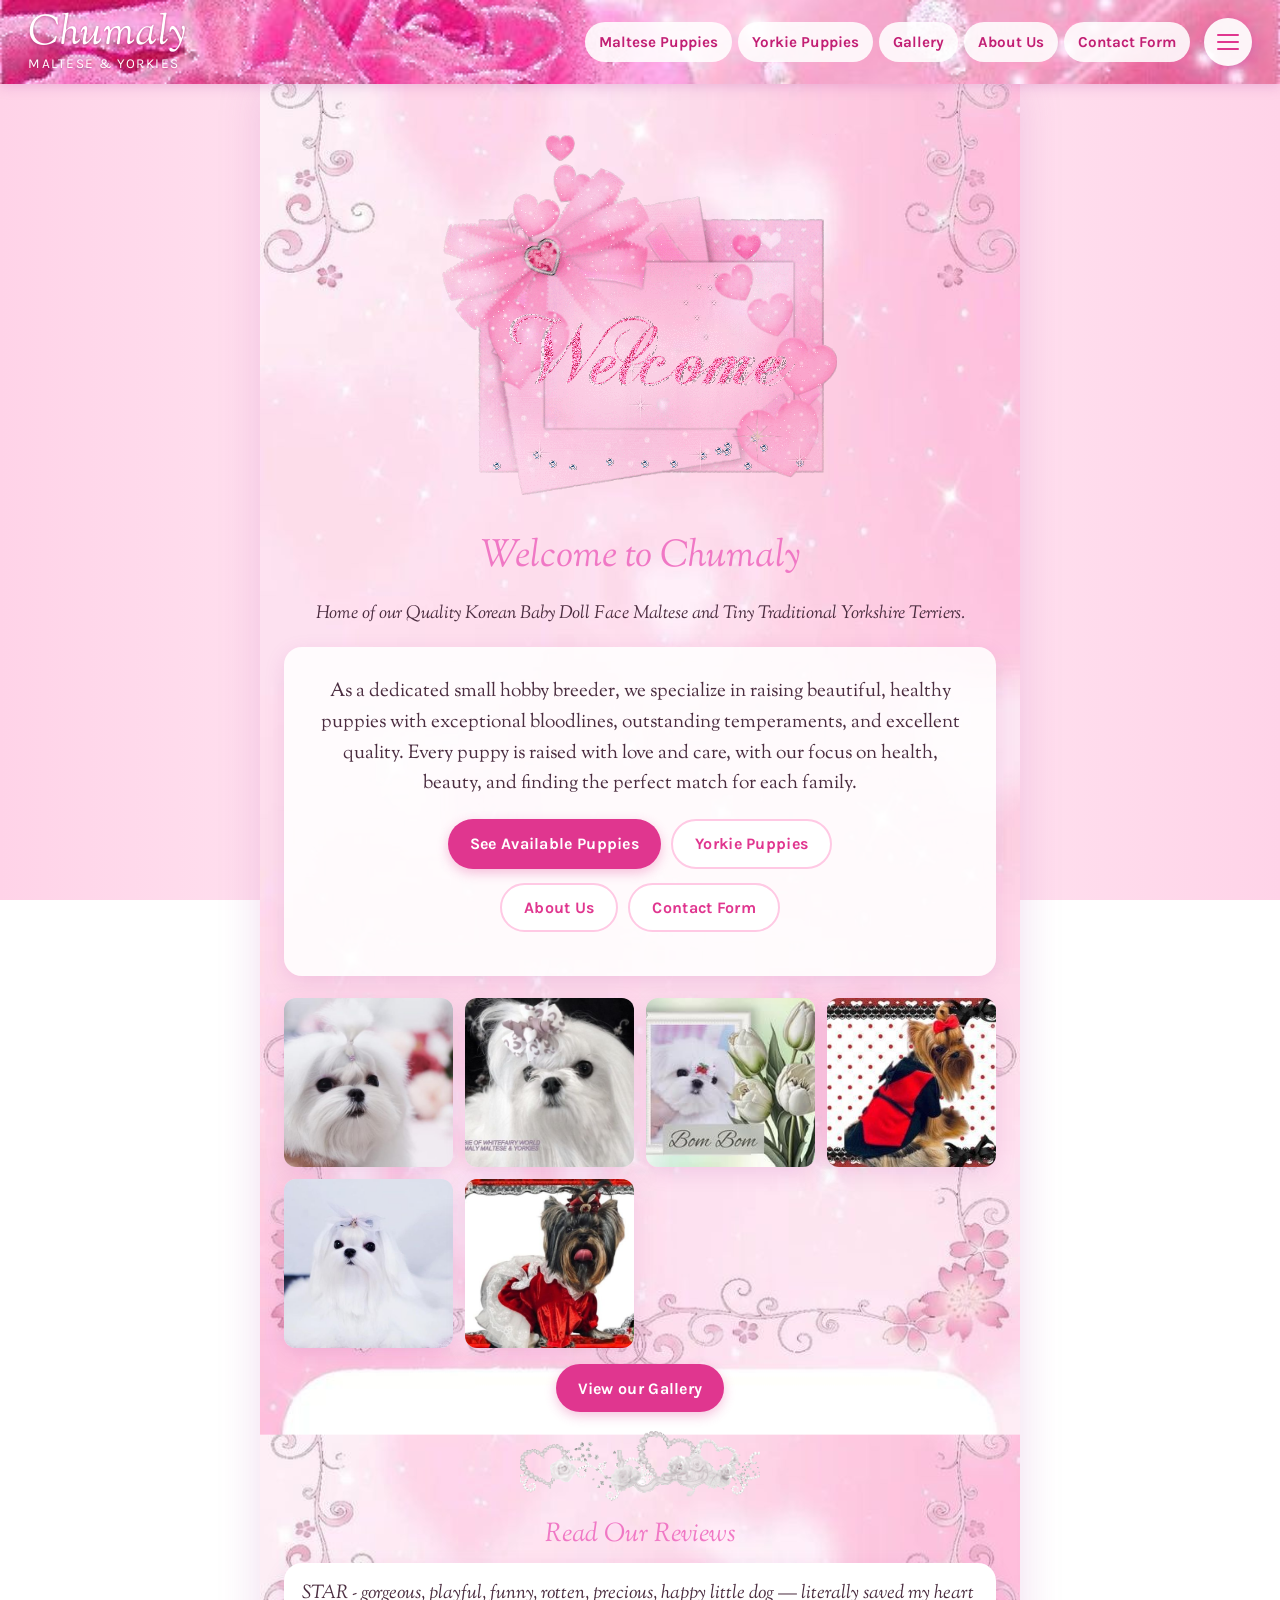
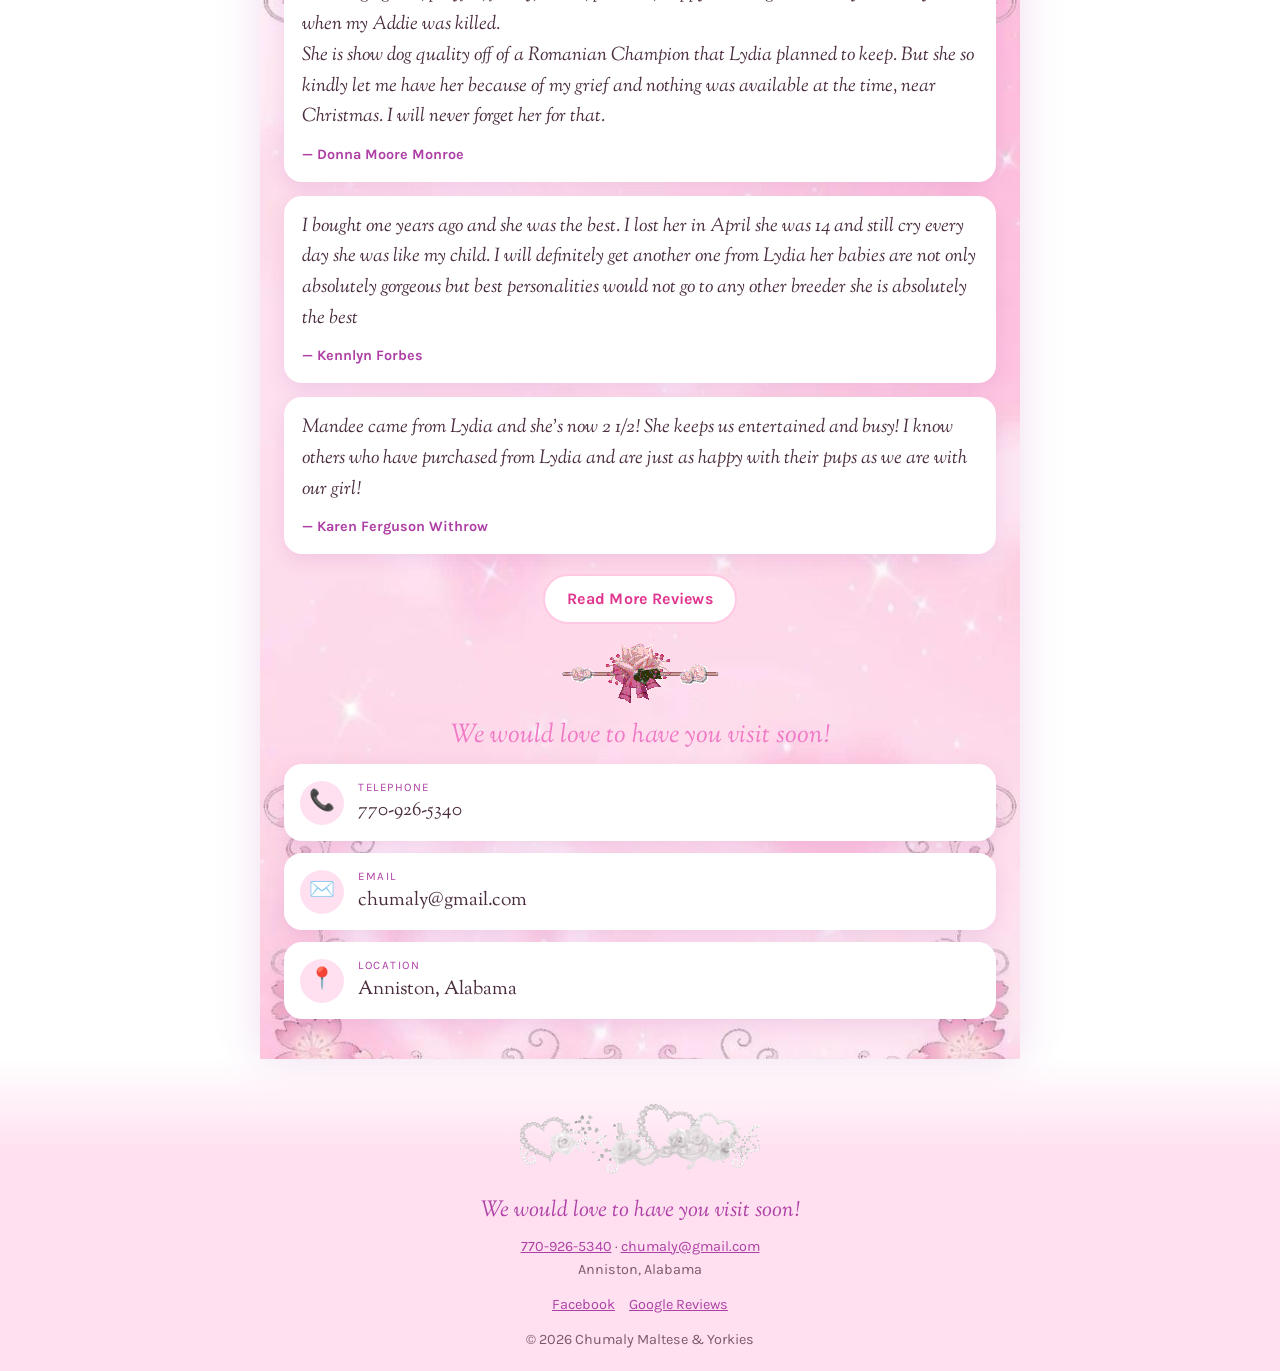
<file: site/index.html>
<!DOCTYPE html>
<html lang="en">
<head>
  <meta charset="utf-8">
  <meta name="viewport" content="width=device-width, initial-scale=1, viewport-fit=cover">
  <title>Home | Chumaly Maltese &amp; Yorkies</title>
  <meta name="description" content="Chumaly — small hobby breeder of quality Korean Baby Doll Face Maltese and Tiny Traditional Yorkshire Terriers in Anniston, Alabama.">
  <meta name="theme-color" content="#f078c5">
  <meta property="og:site_name" content="Chumaly Maltese &amp; Yorkies">
  <meta property="og:title" content="Home | Chumaly">
  <meta property="og:description" content="Chumaly — small hobby breeder of quality Korean Baby Doll Face Maltese and Tiny Traditional Yorkshire Terriers in Anniston, Alabama.">
  <meta property="og:image" content="design/jiin-baby-boy-tes-yea-081419.jpg">
  <link rel="icon" href="design/favicon.svg" type="image/svg+xml">
  <link rel="preconnect" href="https://fonts.googleapis.com">
  <link rel="preconnect" href="https://fonts.gstatic.com" crossorigin>
  <link href="https://fonts.googleapis.com/css2?family=Karla:wght@400;700&family=Sorts+Mill+Goudy:ital@0;1&display=swap" rel="stylesheet">
  <link rel="stylesheet" href="css/style.css">
  <script src="js/site.js" defer></script>
</head>
<body>
<main id="main">
<section class="section center">
  <img class="welcome-img" src="design/background-images/1707630594.gif" alt="Welcome" width="400" height="400">
  <h1>Welcome to Chumaly</h1>
  <p class="lead">Home of our Quality Korean Baby Doll Face Maltese and Tiny Traditional Yorkshire Terriers.</p>
  <div class="panel">
    <p>As a dedicated small hobby breeder, we specialize in raising beautiful, healthy puppies with exceptional bloodlines, outstanding temperaments, and excellent quality. Every puppy is raised with love and care, with our focus on health, beauty, and finding the perfect match for each family.</p>
    <div class="btn-row">
      <a class="btn" href="maltese-puppies.html">See Available Puppies</a>
      <a class="btn btn-soft" href="yorkie-puppies.html">Yorkie Puppies</a>
    </div>
    <div class="btn-row">
      <a class="btn btn-soft" href="about-us.html">About Us</a>
      <a class="btn btn-soft" href="contact-form.html">Contact Form</a>
    </div>
  </div>

<ul class="photo-grid three">
  <li><figure style="margin:0"><a href="design/jiin-baby-boy-tes-yea-081419.jpg" data-lightbox="home"><img src="thumbs/jiin-baby-boy-tes-yea-081419.jpg" alt="Chumaly puppy" loading="lazy" width="400" height="400"></a></figure></li>
  <li><figure style="margin:0"><a href="design/barbie.jpg" data-lightbox="home"><img src="thumbs/barbie.jpg" alt="Chumaly puppy" loading="lazy" width="400" height="400"></a></figure></li>
  <li><figure style="margin:0"><a href="design/499477452-10237090863152923-2278934044987227710-n.jpg" data-lightbox="home"><img src="thumbs/499477452-10237090863152923-2278934044987227710-n.jpg" alt="Chumaly puppy" loading="lazy" width="400" height="400"></a></figure></li>
  <li><figure style="margin:0"><a href="design/cb6dc22c-c8a1-4095-a9ab-e3f448b8d8e0.jpg" data-lightbox="home"><img src="thumbs/cb6dc22c-c8a1-4095-a9ab-e3f448b8d8e0.jpg" alt="Chumaly puppy" loading="lazy" width="400" height="400"></a></figure></li>
  <li><figure style="margin:0"><a href="design/monet-031822.jpg" data-lightbox="home"><img src="thumbs/monet-031822.jpg" alt="Chumaly puppy" loading="lazy" width="400" height="400"></a></figure></li>
  <li><figure style="margin:0"><a href="design/download.jpg" data-lightbox="home"><img src="thumbs/download.jpg" alt="Chumaly puppy" loading="lazy" width="400" height="400"></a></figure></li>
</ul>
  <div class="btn-row"><a class="btn" href="gallery.html">View our Gallery</a></div>
  <img class="divider" src="design/published/f995273f026e454365101e25b327d744.gif" alt="" width="255" height="76" loading="lazy">

  <h2>Read Our Reviews</h2>
  <div class="reviews" data-content="reviews" data-limit="3"></div>
  <!-- Elfsight Google Reviews slider (same widget as the original site) -->
  <script src="https://elfsightcdn.com/platform.js" async></script>
  <div class="elfsight-app-cbb3034d-64e0-4a53-a006-d62cd14a9e7f" data-elfsight-app-lazy></div>
  <div class="btn-row"><a class="btn btn-soft" href="testimonial.html">Read More Reviews</a></div>
  <img class="divider" src="design/published/28ecf0e1335eb5a95fed6835cdaee6b0.gif" alt="" width="157" height="61" loading="lazy">

  <h2>We would love to have you visit soon!</h2>
  <ul class="contact-list" style="text-align:left">
    <li><a href="tel:+17709265340"><span class="ic" aria-hidden="true">📞</span><span><small>Telephone</small>770-926-5340</span></a></li>
    <li><a href="mailto:chumaly@gmail.com"><span class="ic" aria-hidden="true">✉️</span><span><small>Email</small>chumaly@gmail.com</span></a></li>
    <li><div><span class="ic" aria-hidden="true">📍</span><span><small>Location</small>Anniston, Alabama</span></div></li>
  </ul>
</section>
</main>
</body>
</html>
</file>
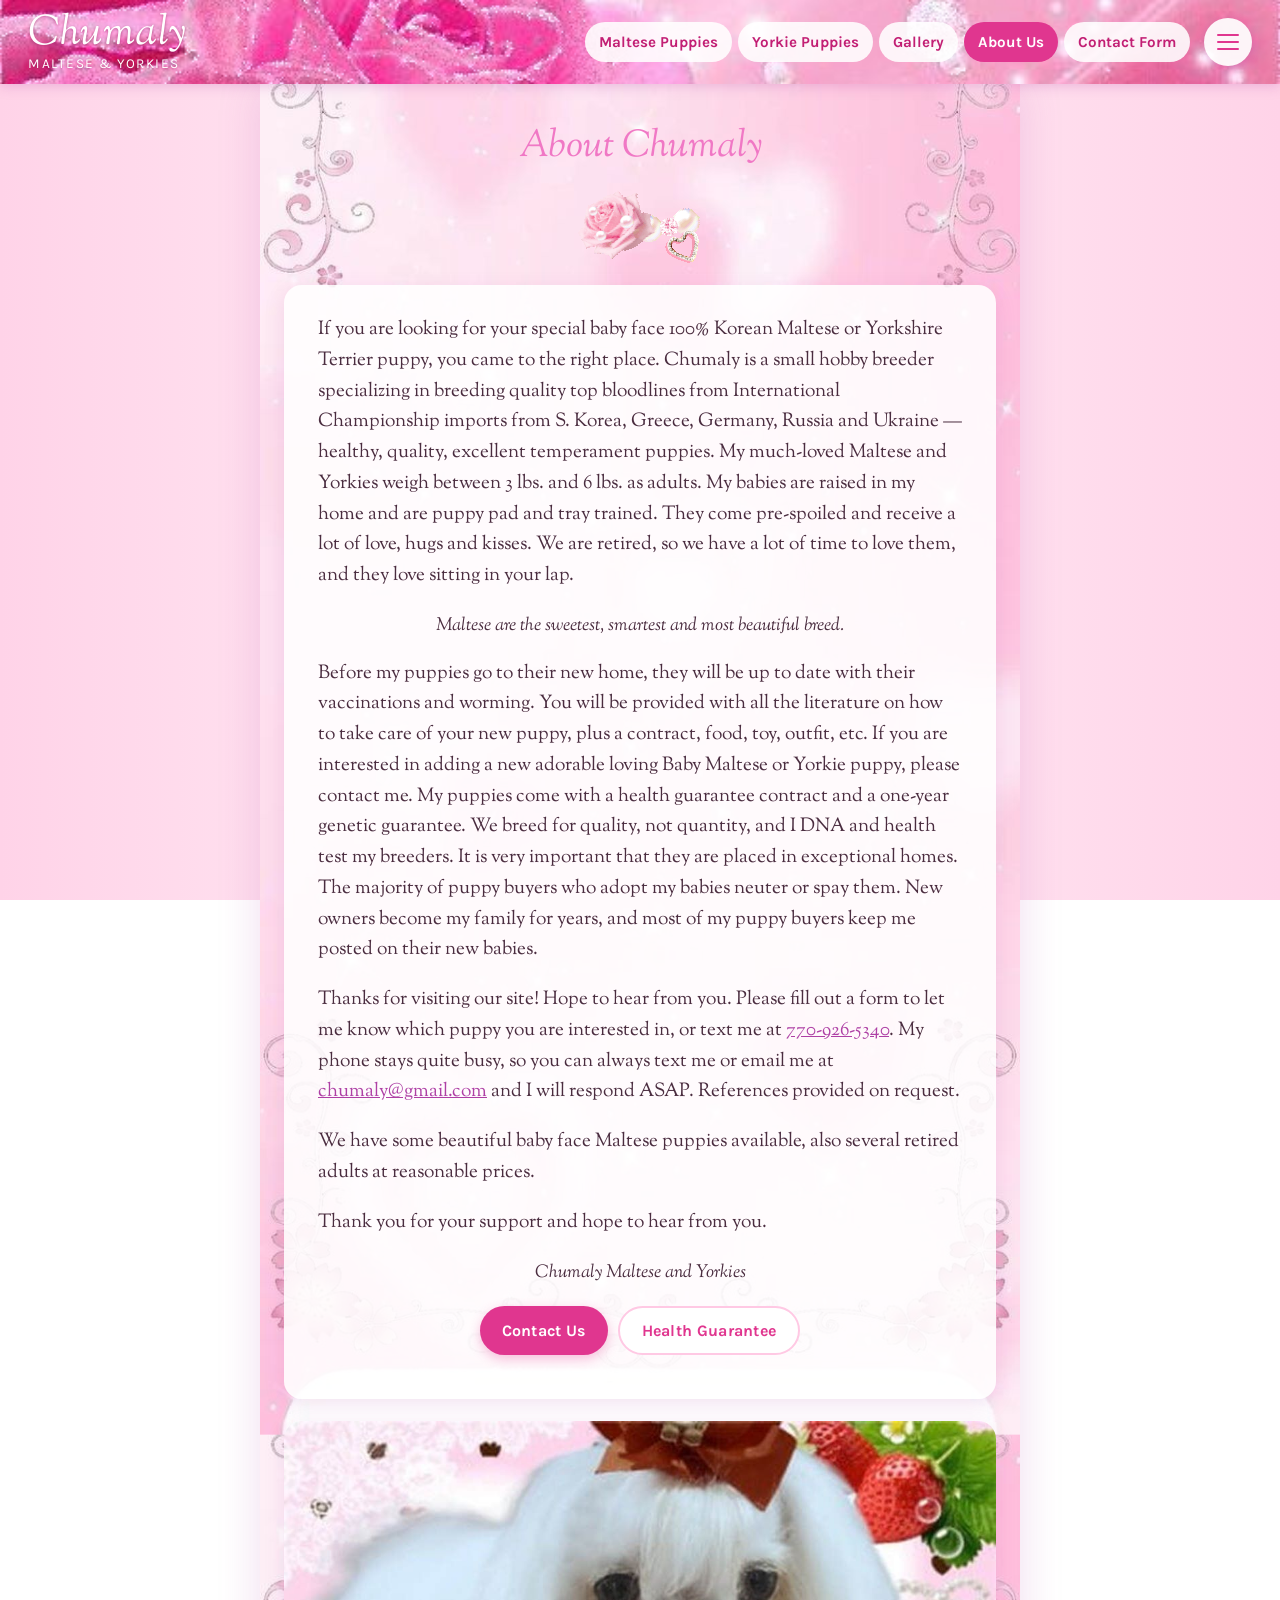
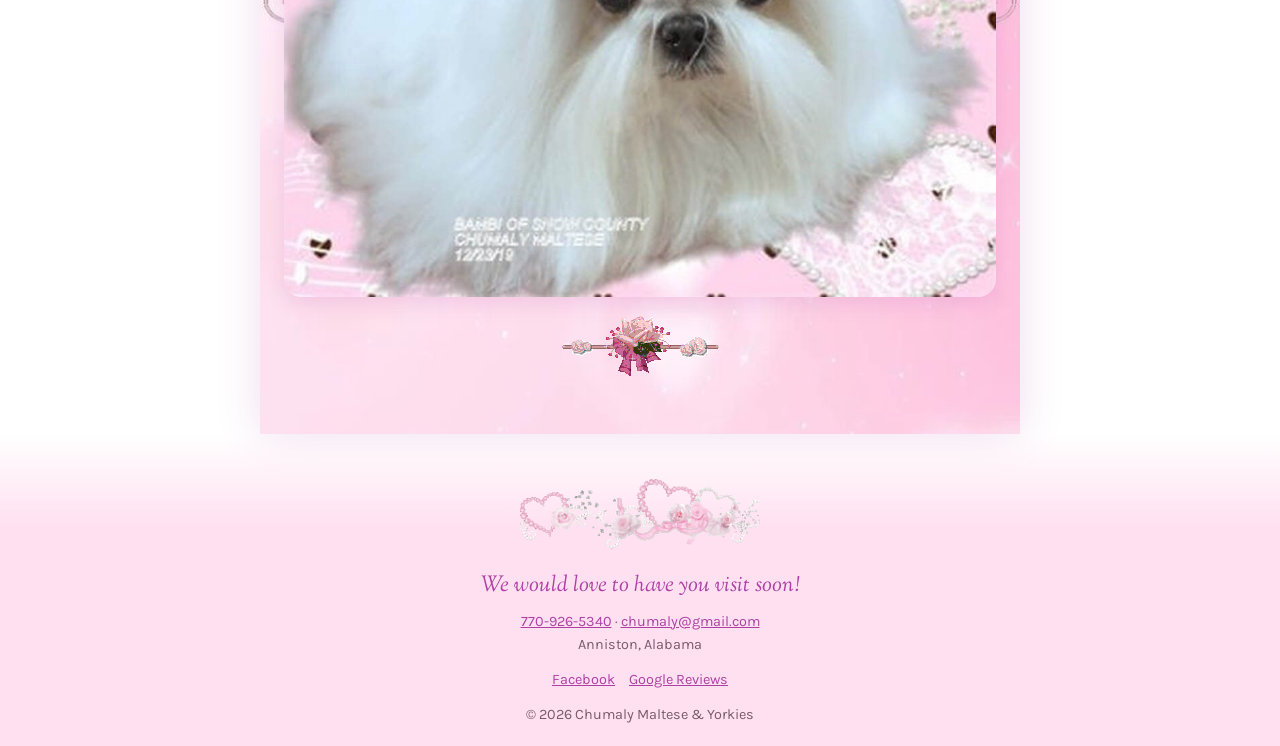
<file: site/about-us.html>
<!DOCTYPE html>
<html lang="en">
<head>
  <meta charset="utf-8">
  <meta name="viewport" content="width=device-width, initial-scale=1, viewport-fit=cover">
  <title>About Us | Chumaly Maltese &amp; Yorkies</title>
  <meta name="description" content="Chumaly is a small hobby breeder of 100% Korean Maltese and Yorkshire Terriers, raised in our home with love.">
  <meta name="theme-color" content="#f078c5">
  <meta property="og:site_name" content="Chumaly Maltese &amp; Yorkies">
  <meta property="og:title" content="About Us | Chumaly">
  <meta property="og:description" content="Chumaly is a small hobby breeder of 100% Korean Maltese and Yorkshire Terriers, raised in our home with love.">
  <meta property="og:image" content="design/published/e2652b9c-e072-481e-a5b4-54cd329f9aba.jpg">
  <link rel="icon" href="design/favicon.svg" type="image/svg+xml">
  <link rel="preconnect" href="https://fonts.googleapis.com">
  <link rel="preconnect" href="https://fonts.gstatic.com" crossorigin>
  <link href="https://fonts.googleapis.com/css2?family=Karla:wght@400;700&family=Sorts+Mill+Goudy:ital@0;1&display=swap" rel="stylesheet">
  <link rel="stylesheet" href="css/style.css">
  <script src="js/site.js" defer></script>
</head>
<body>
<main id="main">
<section class="section">
  <h1>About Chumaly</h1>
  <div class="center"><img class="divider" src="design/published/fc08de488d682b4d77d59a0b5be554e9.gif" alt="" width="128" height="78" loading="lazy"></div>
  <div class="panel">
    <p>If you are looking for your special baby face 100% Korean Maltese or Yorkshire Terrier puppy, you came to the right place. Chumaly is a small hobby breeder specializing in breeding quality top bloodlines from International Championship imports from S. Korea, Greece, Germany, Russia and Ukraine — healthy, quality, excellent temperament puppies. My much-loved Maltese and Yorkies weigh between 3 lbs. and 6 lbs. as adults. My babies are raised in my home and are puppy pad and tray trained. They come pre-spoiled and receive a lot of love, hugs and kisses. We are retired, so we have a lot of time to love them, and they love sitting in your lap.</p>
    <p class="lead">Maltese are the sweetest, smartest and most beautiful breed.</p>
    <p>Before my puppies go to their new home, they will be up to date with their vaccinations and worming. You will be provided with all the literature on how to take care of your new puppy, plus a contract, food, toy, outfit, etc. If you are interested in adding a new adorable loving Baby Maltese or Yorkie puppy, please contact me. My puppies come with a health guarantee contract and a one-year genetic guarantee. We breed for quality, not quantity, and I DNA and health test my breeders. It is very important that they are placed in exceptional homes. The majority of puppy buyers who adopt my babies neuter or spay them. New owners become my family for years, and most of my puppy buyers keep me posted on their new babies.</p>
    <p>Thanks for visiting our site! Hope to hear from you. Please fill out a form to let me know which puppy you are interested in, or text me at <a href="sms:+17709265340">770-926-5340</a>. My phone stays quite busy, so you can always text me or email me at <a href="mailto:chumaly@gmail.com">chumaly@gmail.com</a> and I will respond ASAP. References provided on request.</p>
    <p>We have some beautiful baby face Maltese puppies available, also several retired adults at reasonable prices.</p>
    <p>Thank you for your support and hope to hear from you.</p>
    <p class="lead">Chumaly Maltese and Yorkies</p>
    <div class="btn-row">
      <a class="btn" href="contact-form.html">Contact Us</a>
      <a class="btn btn-soft" href="health-guarantee.html">Health Guarantee</a>
    </div>
  </div>
  <a href="design/published/e2652b9c-e072-481e-a5b4-54cd329f9aba.jpg" data-lightbox="about"><img class="hero-img" src="design/published/e2652b9c-e072-481e-a5b4-54cd329f9aba.jpg" alt="Chumaly Maltese" width="800" height="800"></a>
  <div class="center"><img class="divider" src="design/published/28ecf0e1335eb5a95fed6835cdaee6b0.gif" alt="" width="157" height="61" loading="lazy"></div>
</section>
</main>
</body>
</html>
</file>
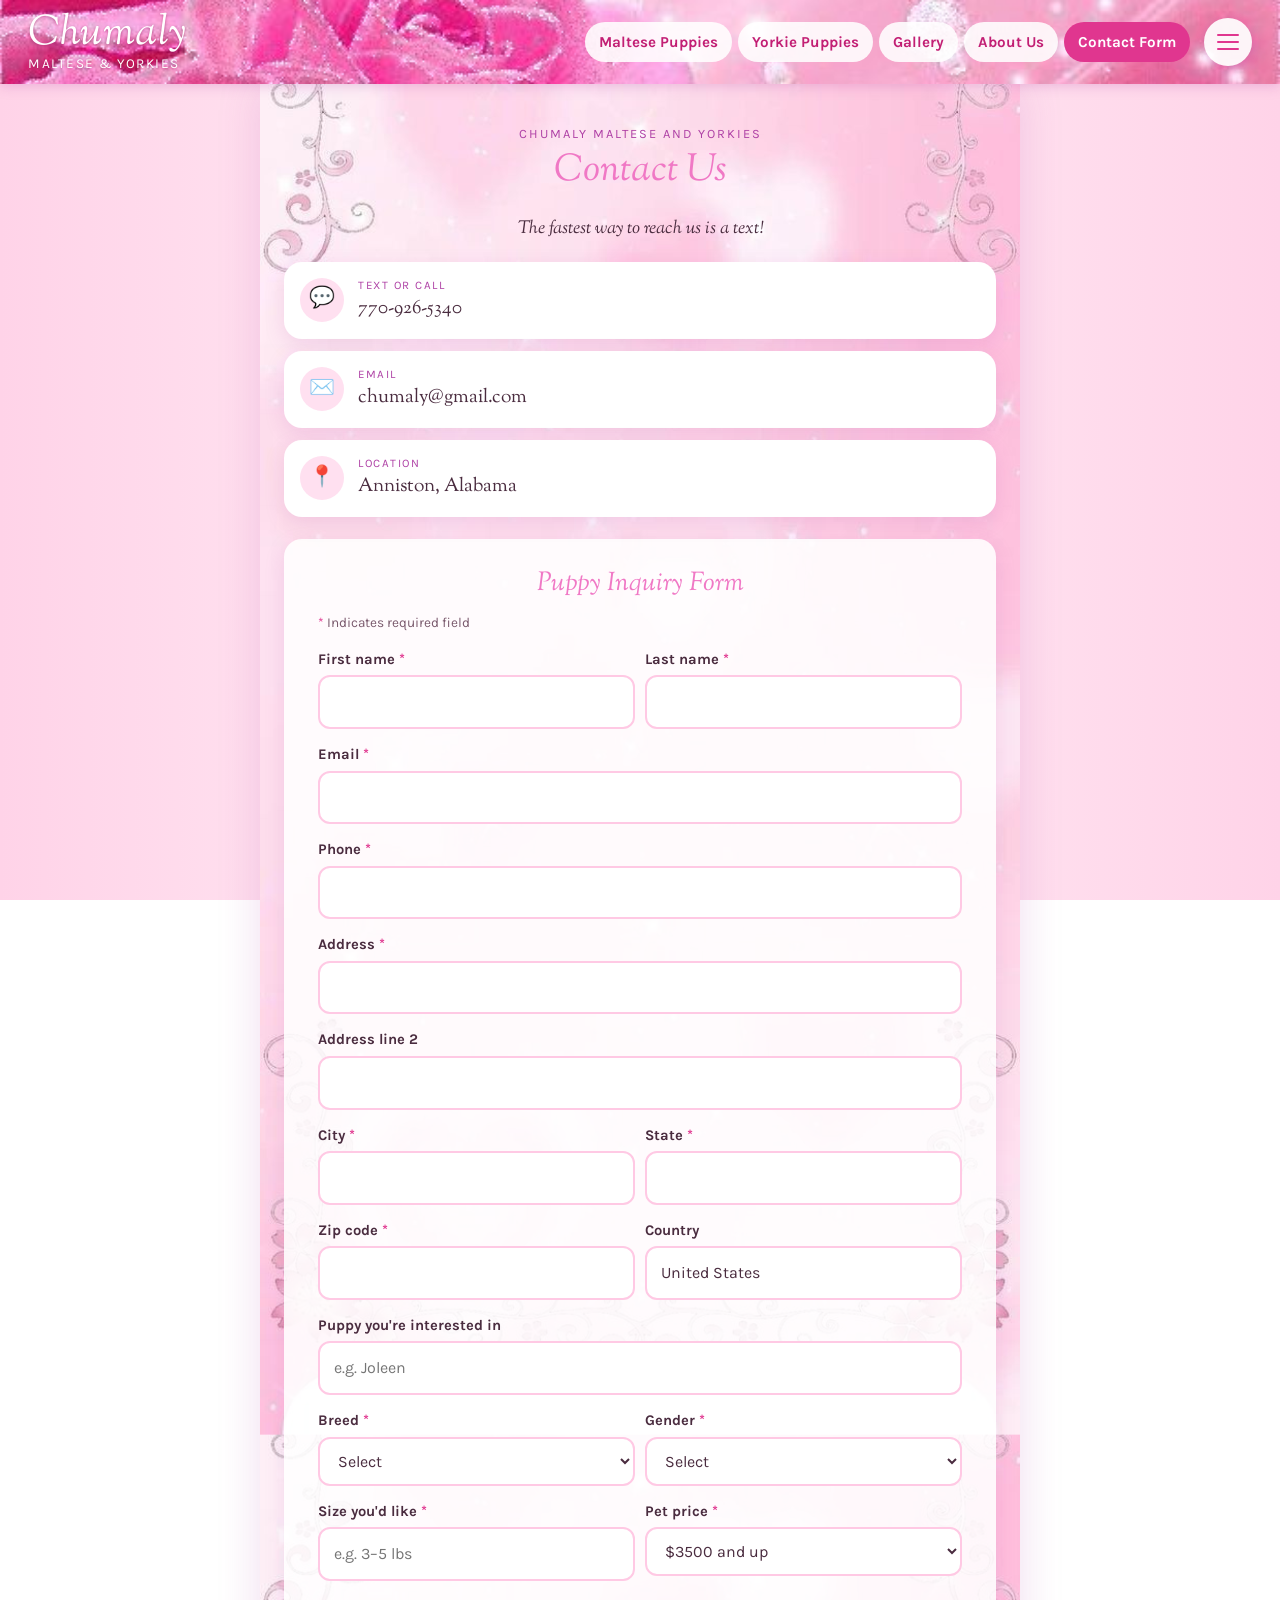
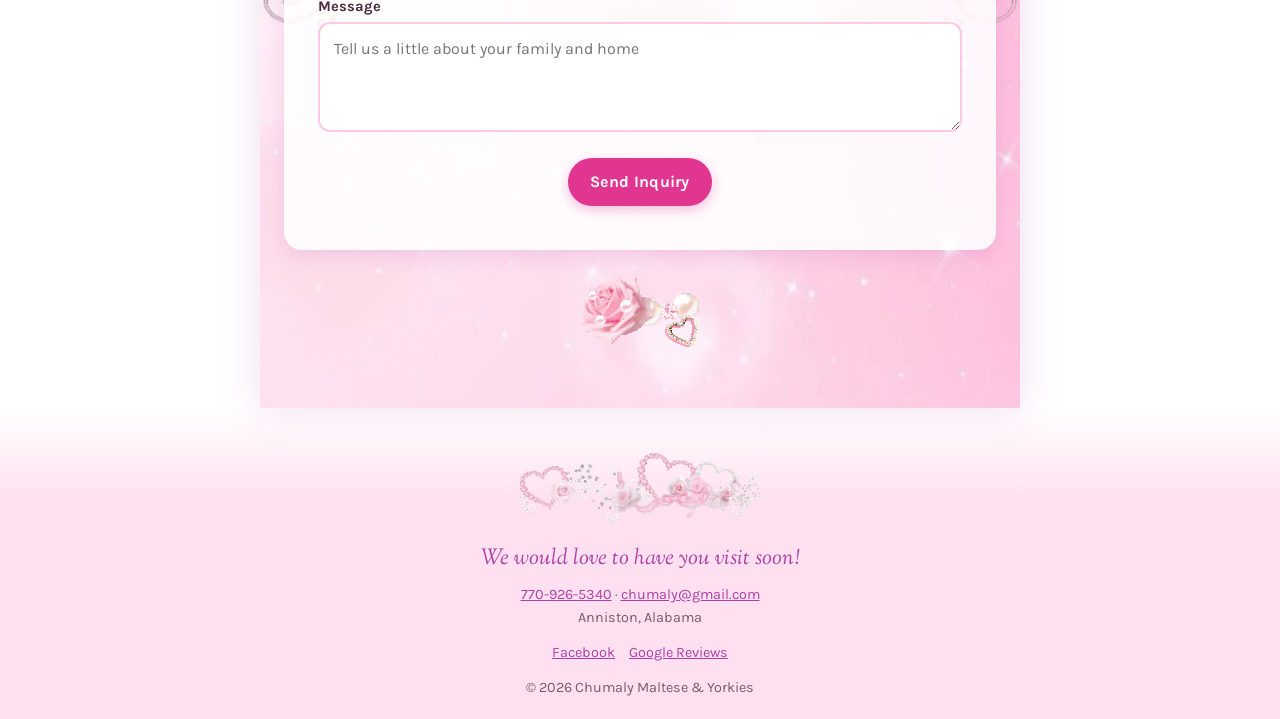
<file: site/contact-form.html>
<!DOCTYPE html>
<html lang="en">
<head>
  <meta charset="utf-8">
  <meta name="viewport" content="width=device-width, initial-scale=1, viewport-fit=cover">
  <title>Contact Us | Chumaly Maltese &amp; Yorkies</title>
  <meta name="description" content="Contact Chumaly about a Maltese or Yorkie puppy — text, call, email or send us the inquiry form.">
  <meta name="theme-color" content="#f078c5">
  <meta property="og:site_name" content="Chumaly Maltese &amp; Yorkies">
  <meta property="og:title" content="Contact Us | Chumaly">
  <meta property="og:description" content="Contact Chumaly about a Maltese or Yorkie puppy — text, call, email or send us the inquiry form.">
  <meta property="og:image" content="design/jiin-baby-boy-tes-yea-081419.jpg">
  <link rel="icon" href="design/favicon.svg" type="image/svg+xml">
  <link rel="preconnect" href="https://fonts.googleapis.com">
  <link rel="preconnect" href="https://fonts.gstatic.com" crossorigin>
  <link href="https://fonts.googleapis.com/css2?family=Karla:wght@400;700&family=Sorts+Mill+Goudy:ital@0;1&display=swap" rel="stylesheet">
  <link rel="stylesheet" href="css/style.css">
  <script src="js/site.js" defer></script>
</head>
<body>
<main id="main">
<section class="section">
  <span class="eyebrow">Chumaly Maltese and Yorkies</span>
  <h1>Contact Us</h1>
  <p class="lead">The fastest way to reach us is a text!</p>
  <ul class="contact-list" style="margin-bottom:22px">
    <li><a href="sms:+17709265340"><span class="ic" aria-hidden="true">💬</span><span><small>Text or call</small>770-926-5340</span></a></li>
    <li><a href="mailto:chumaly@gmail.com"><span class="ic" aria-hidden="true">✉️</span><span><small>Email</small>chumaly@gmail.com</span></a></li>
    <li><div><span class="ic" aria-hidden="true">📍</span><span><small>Location</small>Anniston, Alabama</span></div></li>
  </ul>

  <div class="panel">
  <h2>Puppy Inquiry Form</h2>
  <p class="form-note"><span class="req">*</span> Indicates required field</p>
  <form name="contact" method="POST" action="thank-you.html" data-netlify="true" netlify-honeypot="bot-field">
    <input type="hidden" name="form-name" value="contact">
    <p class="hidden"><label>Leave this empty: <input name="bot-field"></label></p>
    <div class="row2"><div class="field"><label for="first-name">First name <span class="req">*</span></label><input id="first-name" name="first-name" type="text" required autocomplete="given-name"></div><div class="field"><label for="last-name">Last name <span class="req">*</span></label><input id="last-name" name="last-name" type="text" required autocomplete="family-name"></div></div>
    <div class="field"><label for="email">Email <span class="req">*</span></label><input id="email" name="email" type="email" required autocomplete="email"></div>
    <div class="field"><label for="phone">Phone <span class="req">*</span></label><input id="phone" name="phone" type="tel" required autocomplete="tel"></div>
    <div class="field"><label for="address-1">Address <span class="req">*</span></label><input id="address-1" name="address-1" type="text" required autocomplete="address-line1"></div>
    <div class="field"><label for="address-2">Address line 2</label><input id="address-2" name="address-2" type="text" autocomplete="address-line2"></div>
    <div class="row2"><div class="field"><label for="city">City <span class="req">*</span></label><input id="city" name="city" type="text" required autocomplete="address-level2"></div><div class="field"><label for="state">State <span class="req">*</span></label><input id="state" name="state" type="text" required autocomplete="address-level1"></div></div>
    <div class="row2"><div class="field"><label for="zip">Zip code <span class="req">*</span></label><input id="zip" name="zip" type="text" required autocomplete="postal-code"></div><div class="field"><label for="country">Country</label><input id="country" name="country" type="text" autocomplete="country-name" value="United States"></div></div>
    <div class="field"><label for="puppy-interest">Puppy you're interested in</label><input id="puppy-interest" name="puppy-interest" type="text" placeholder="e.g. Joleen"></div>
    <div class="row2">
      <div class="field"><label for="breed">Breed <span class="req">*</span></label>
        <select id="breed" name="breed" required><option value="">Select</option><option>Maltese</option><option>Yorkie</option></select></div>
      <div class="field"><label for="gender">Gender <span class="req">*</span></label>
        <select id="gender" name="gender" required><option value="">Select</option><option>Male</option><option>Female</option><option>No preference</option></select></div>
    </div>
    <div class="row2">
      <div class="field"><label for="size">Size you'd like <span class="req">*</span></label><input id="size" name="size" type="text" required placeholder="e.g. 3–5 lbs"></div>
      <div class="field"><label for="price">Pet price <span class="req">*</span></label>
        <select id="price" name="price" required><option>$3500 and up</option></select></div>
    </div>
    <div class="field"><label for="message">Message</label><textarea id="message" name="message" placeholder="Tell us a little about your family and home"></textarea></div>
    <div class="btn-row"><button class="btn" type="submit">Send Inquiry</button></div>
  </form>
  </div>
  <div class="center"><img class="divider" src="design/published/fc08de488d682b4d77d59a0b5be554e9.gif" alt="" width="128" height="78" loading="lazy"></div>
</section>
</main>
</body>
</html>
</file>
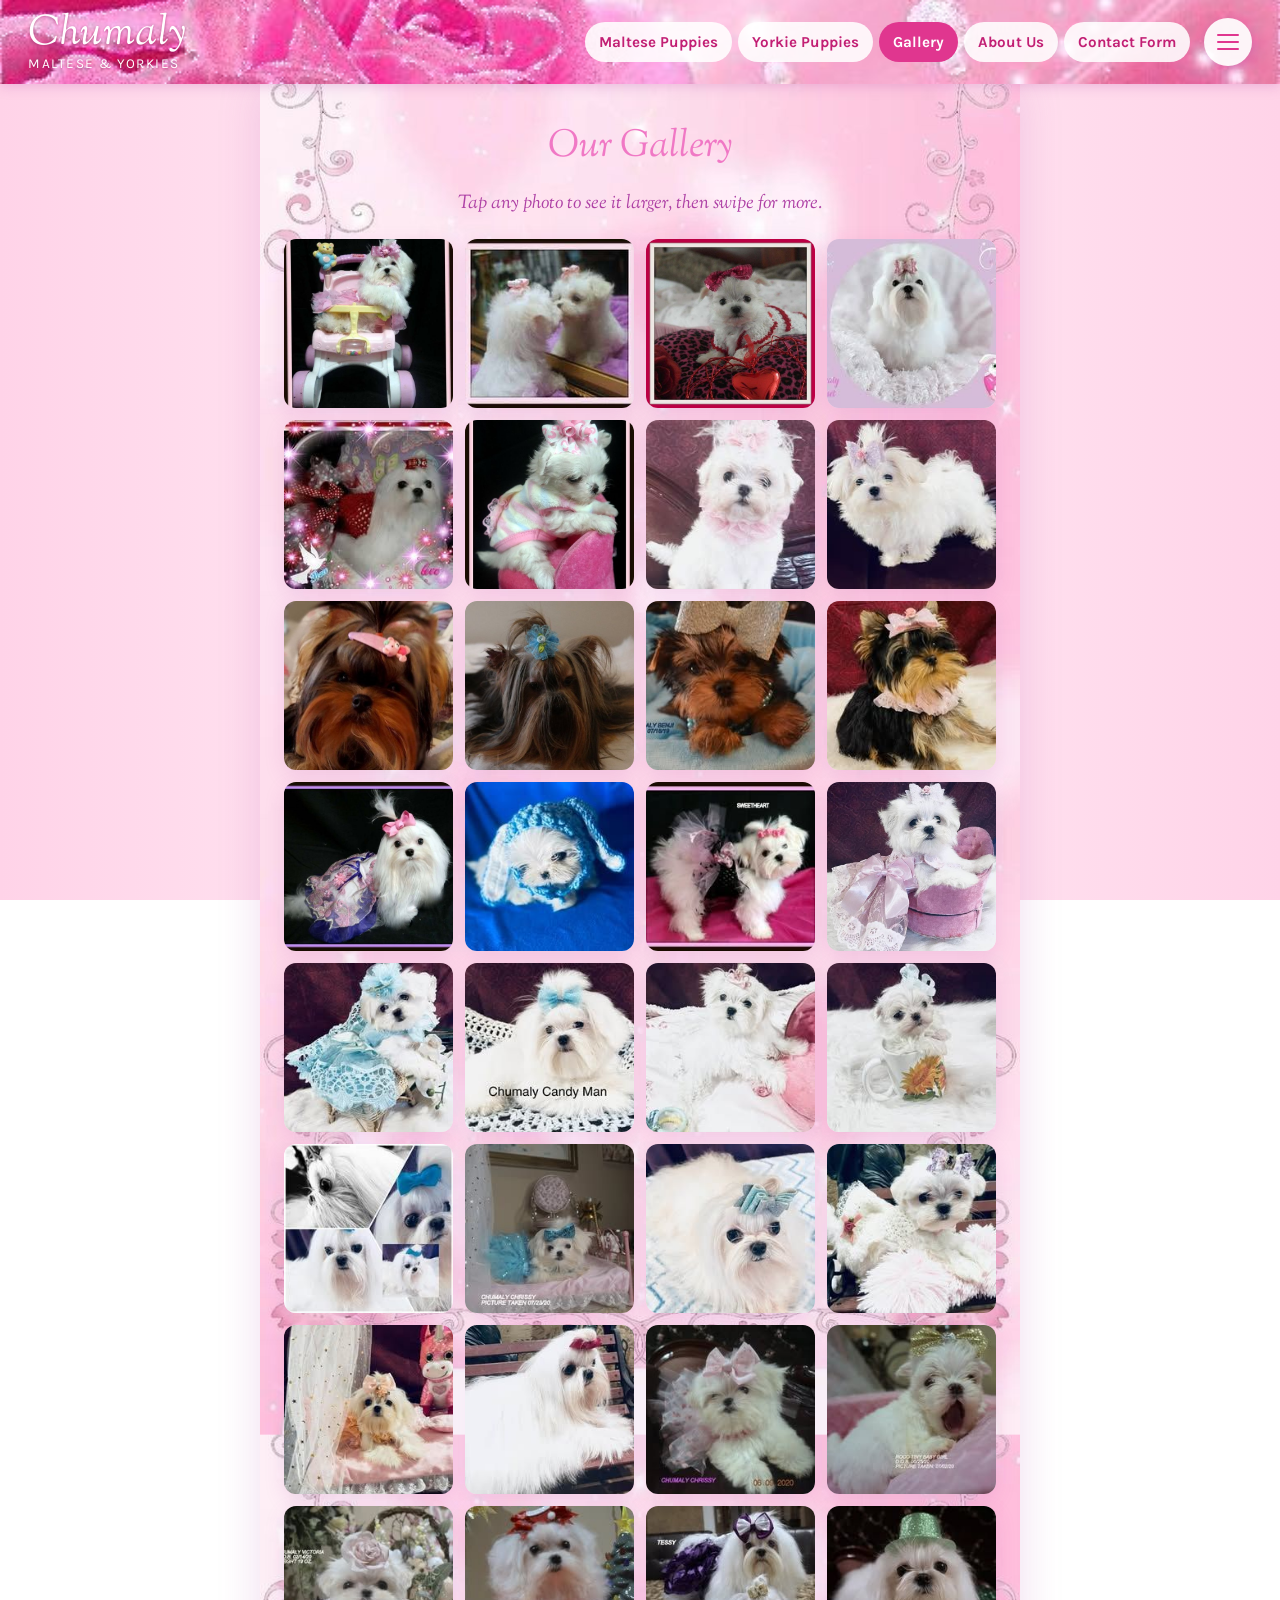
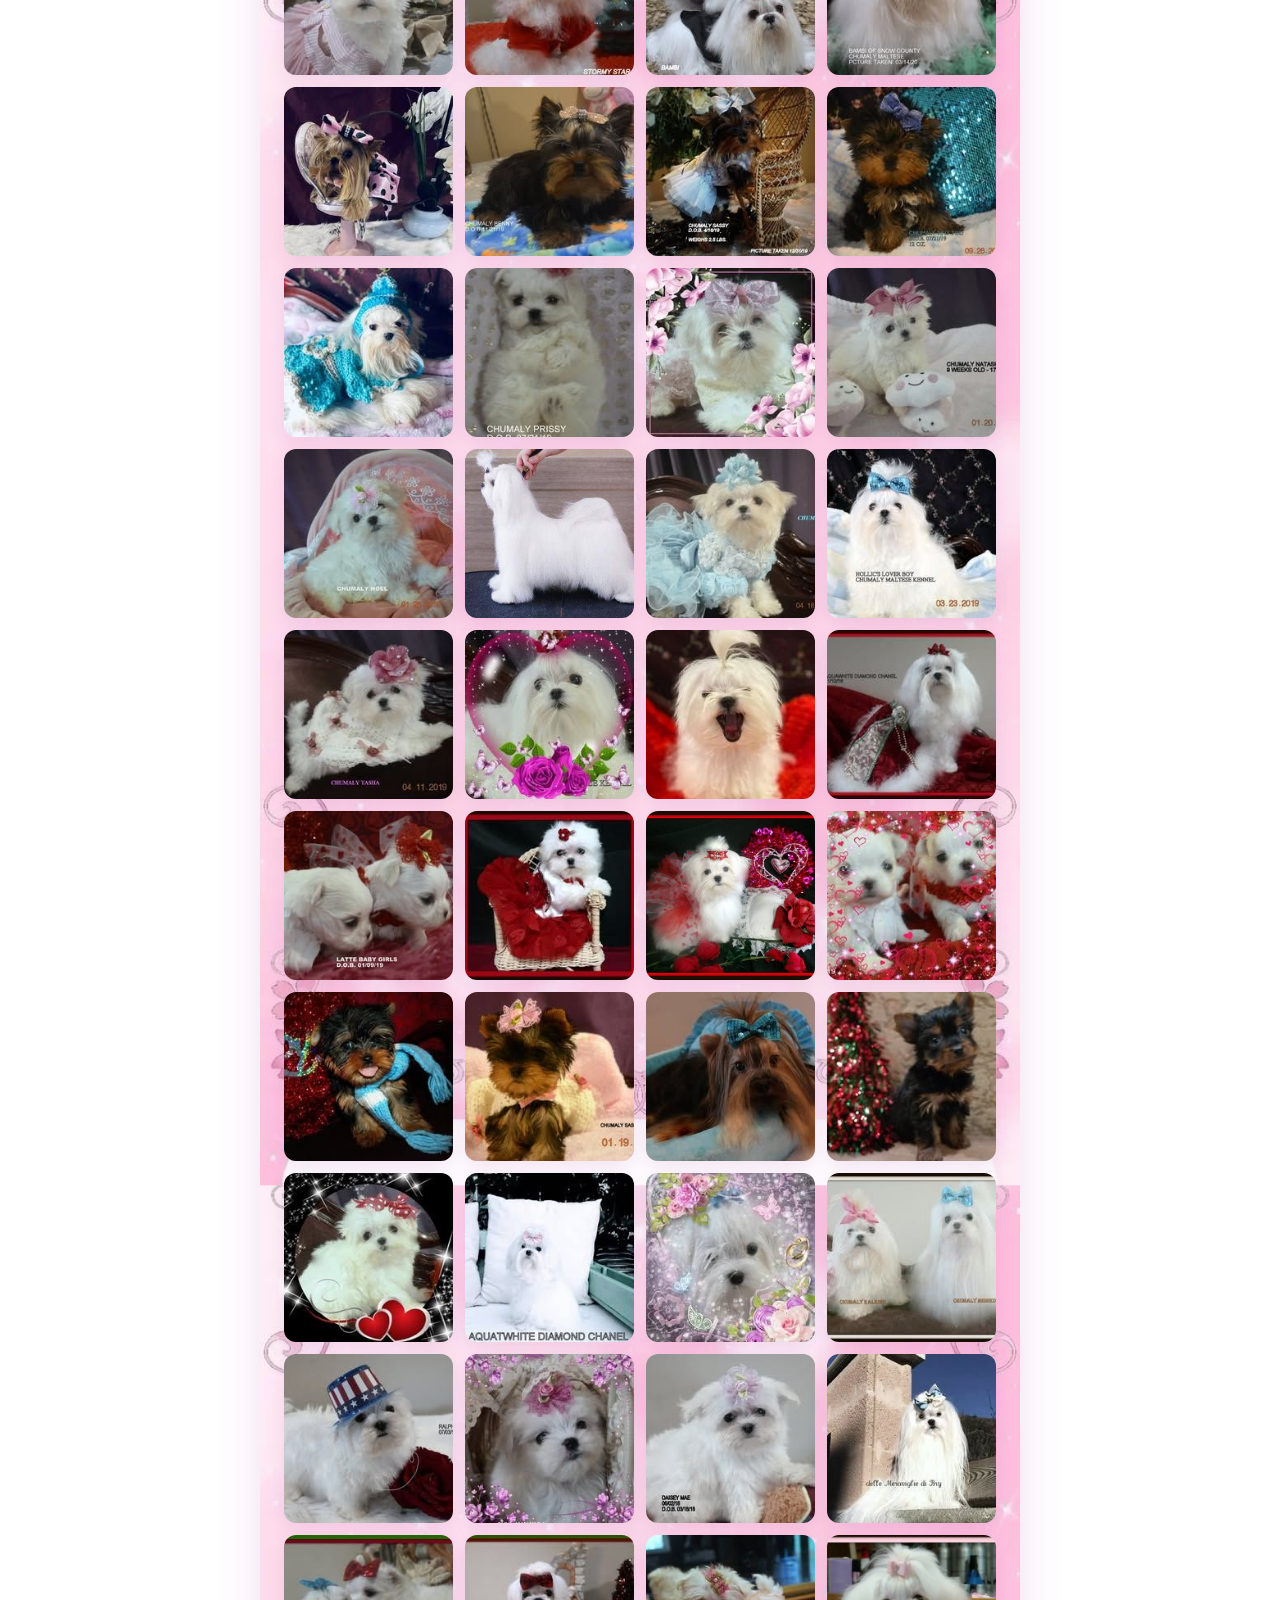
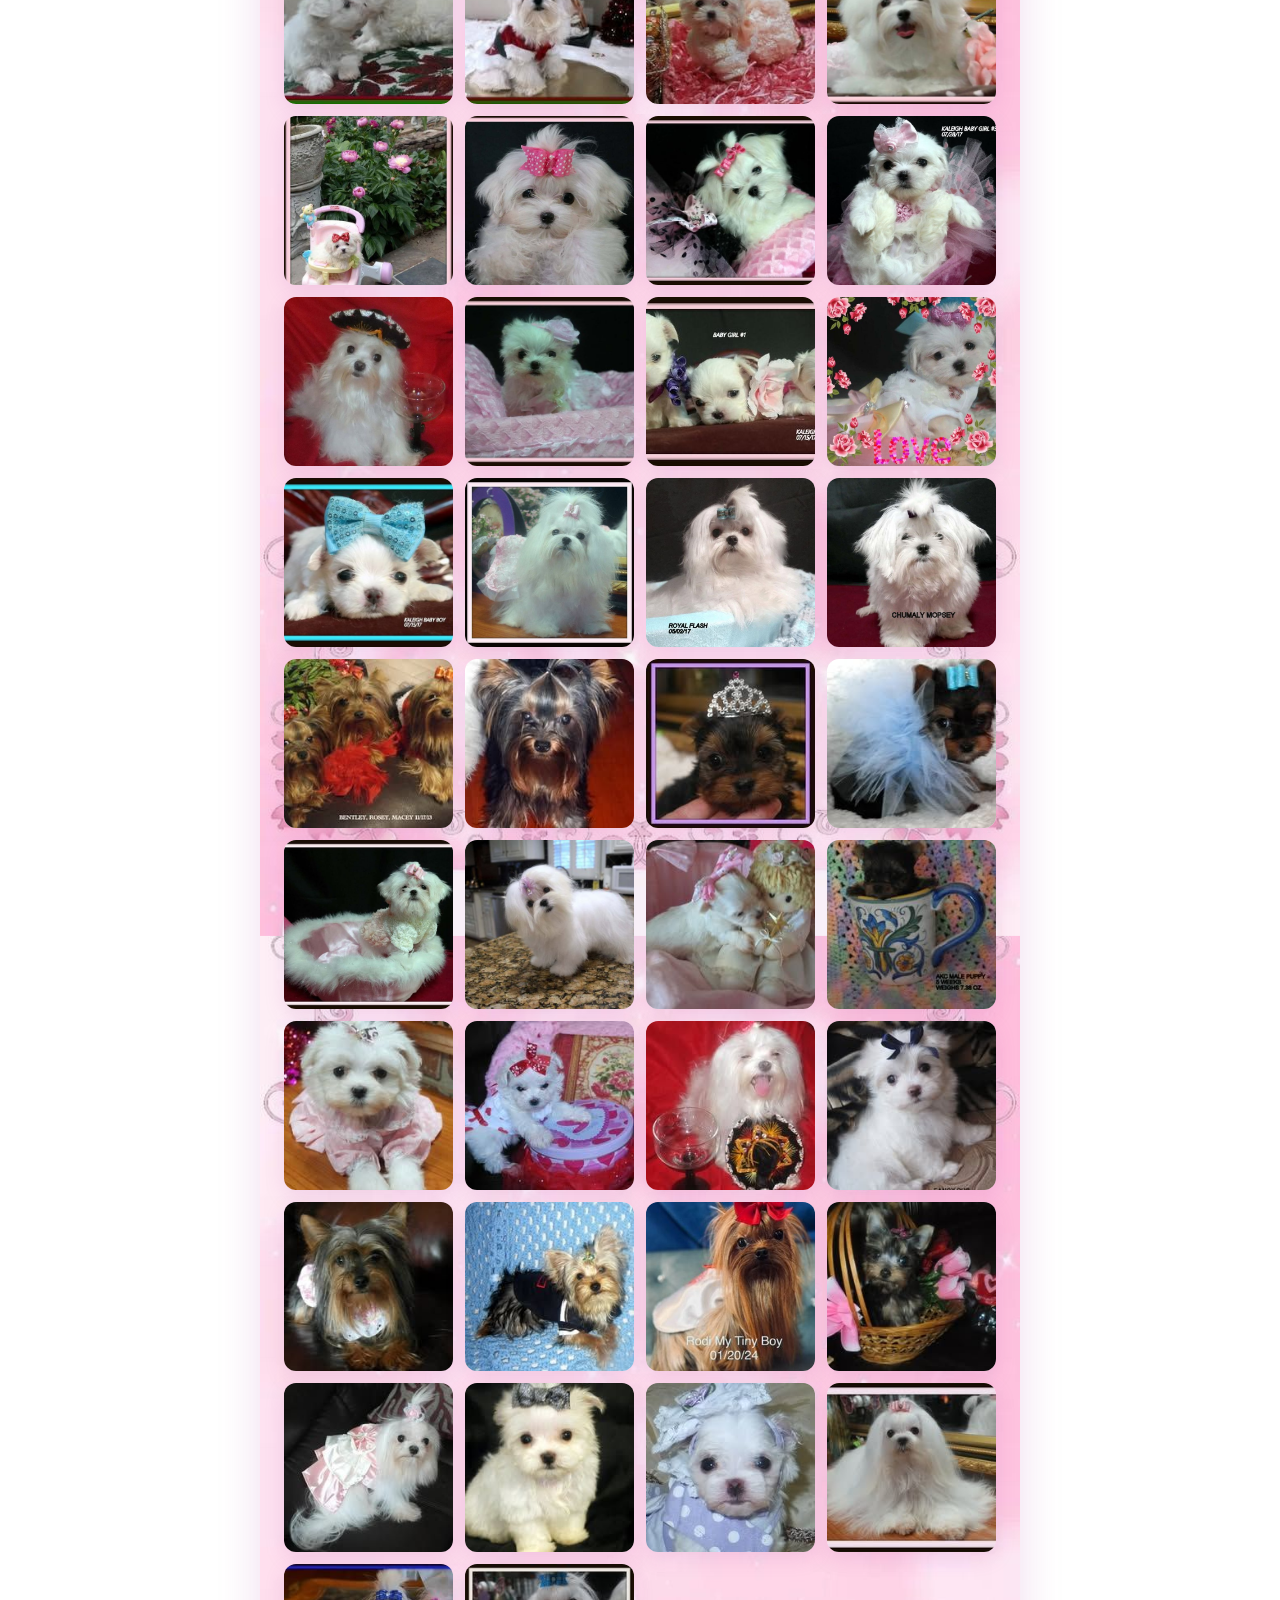
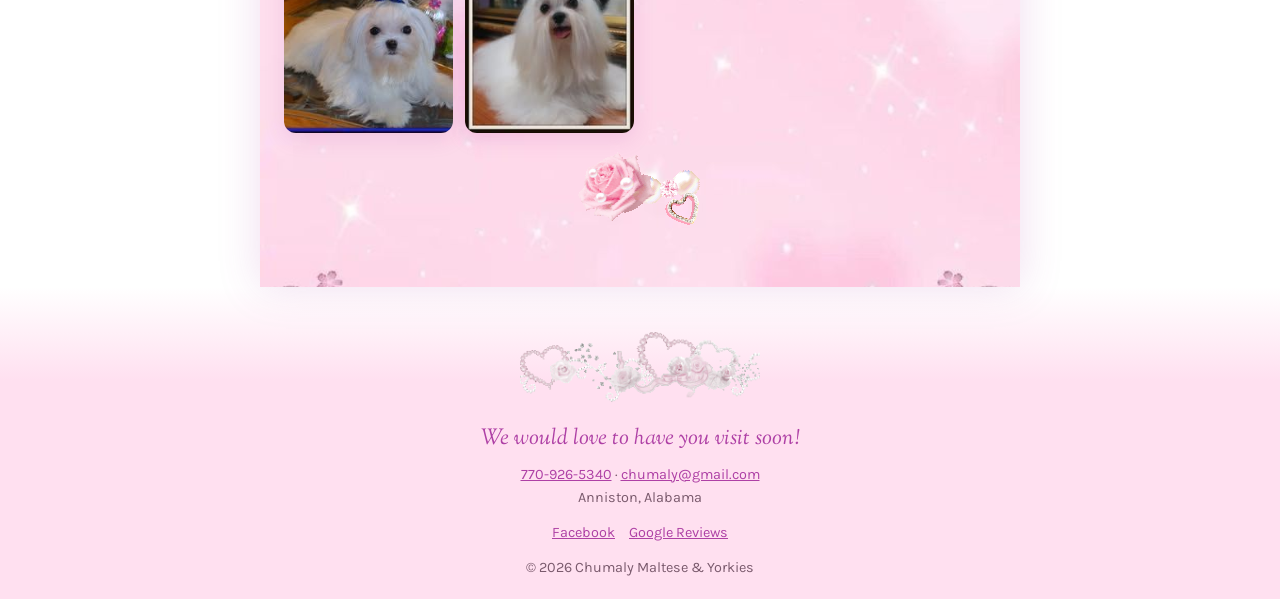
<file: site/gallery.html>
<!DOCTYPE html>
<html lang="en">
<head>
  <meta charset="utf-8">
  <meta name="viewport" content="width=device-width, initial-scale=1, viewport-fit=cover">
  <title>Gallery | Chumaly Maltese &amp; Yorkies</title>
  <meta name="description" content="Photo gallery of Chumaly Korean Baby Doll Maltese and Traditional Yorkshire Terrier puppies.">
  <meta name="theme-color" content="#f078c5">
  <meta property="og:site_name" content="Chumaly Maltese &amp; Yorkies">
  <meta property="og:title" content="Gallery | Chumaly">
  <meta property="og:description" content="Photo gallery of Chumaly Korean Baby Doll Maltese and Traditional Yorkshire Terrier puppies.">
  <meta property="og:image" content="design/468079965-10235139345326197-7368899303602741092-n.jpg">
  <link rel="icon" href="design/favicon.svg" type="image/svg+xml">
  <link rel="preconnect" href="https://fonts.googleapis.com">
  <link rel="preconnect" href="https://fonts.gstatic.com" crossorigin>
  <link href="https://fonts.googleapis.com/css2?family=Karla:wght@400;700&family=Sorts+Mill+Goudy:ital@0;1&display=swap" rel="stylesheet">
  <link rel="stylesheet" href="css/style.css">
  <script src="js/site.js" defer></script>
</head>
<body>
<main id="main">
<section class="section">
  <h1>Our Gallery</h1>
  <p class="note">Tap any photo to see it larger, then swipe for more.</p>
<ul class="photo-grid three" data-content="gallery"></ul>
  <div class="center"><img class="divider" src="design/published/fc08de488d682b4d77d59a0b5be554e9.gif" alt="" width="128" height="78" loading="lazy"></div>
</section>
</main>
</body>
</html>
</file>
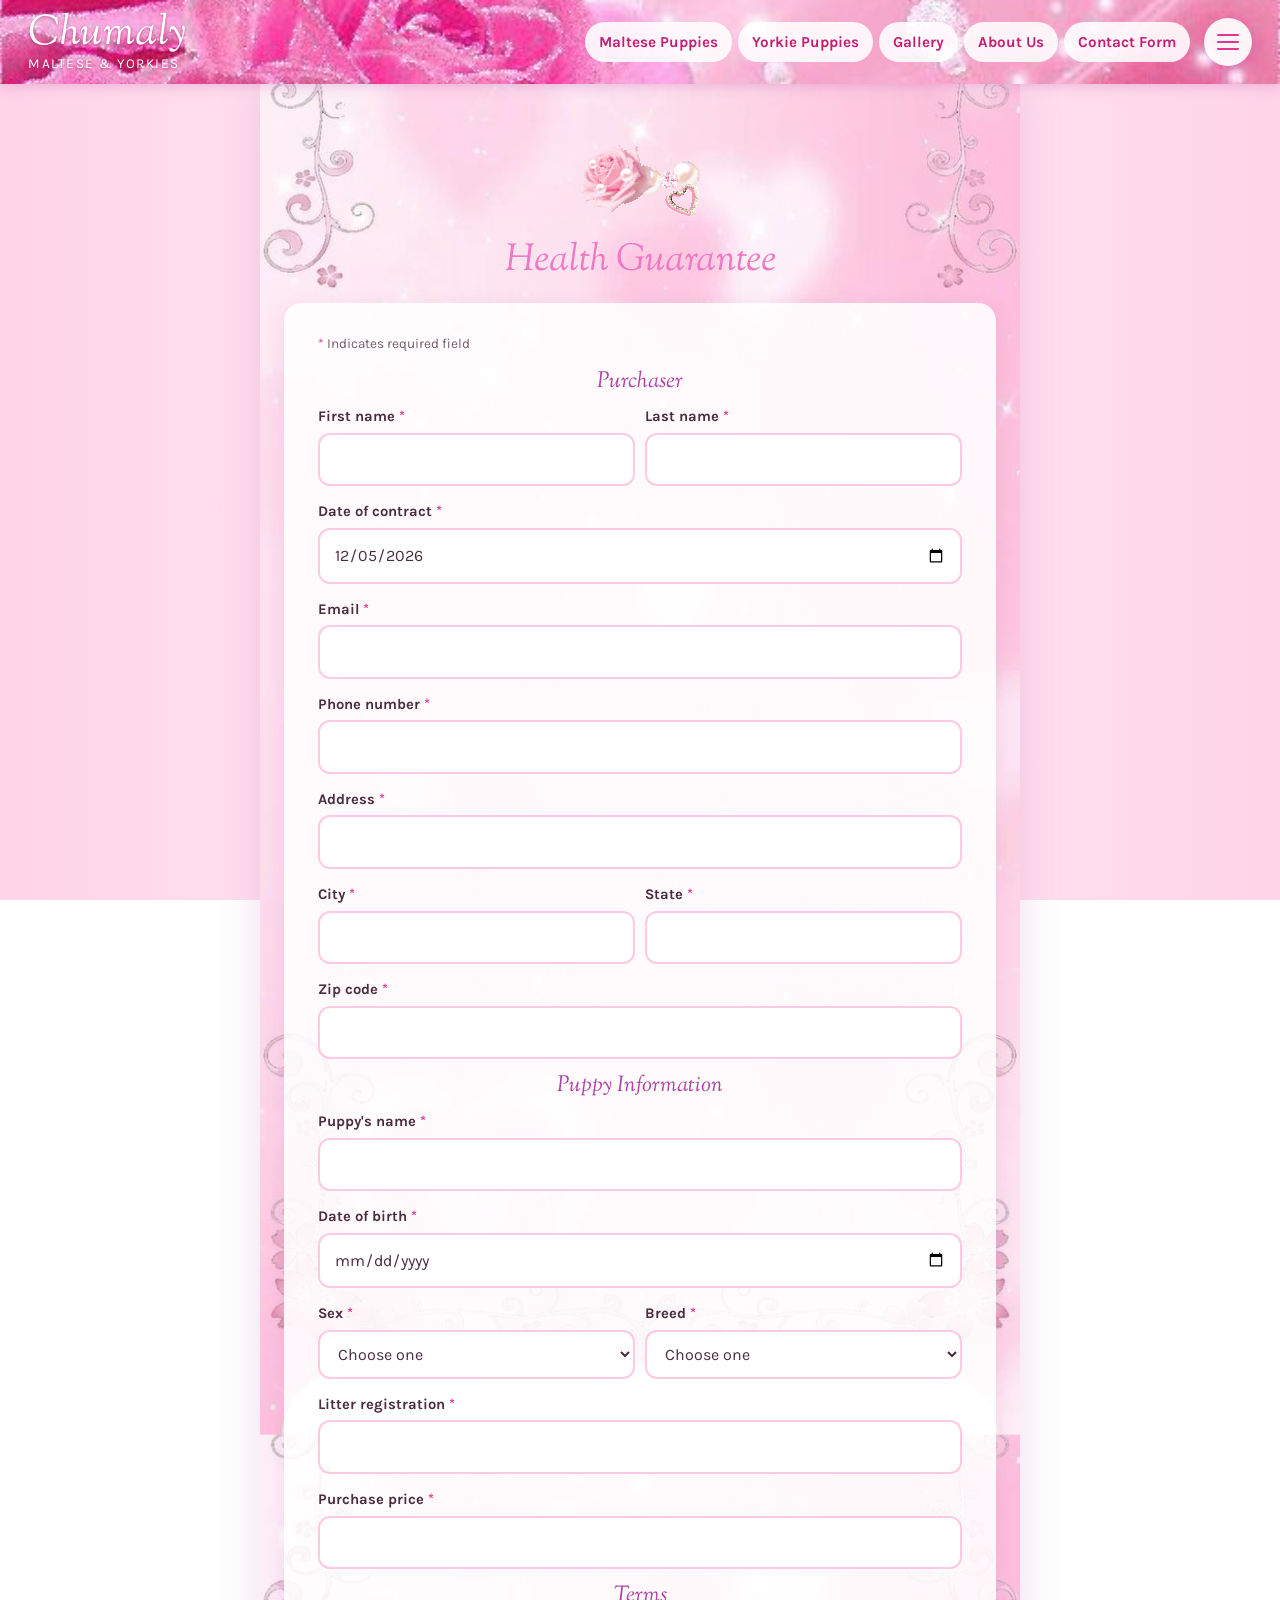
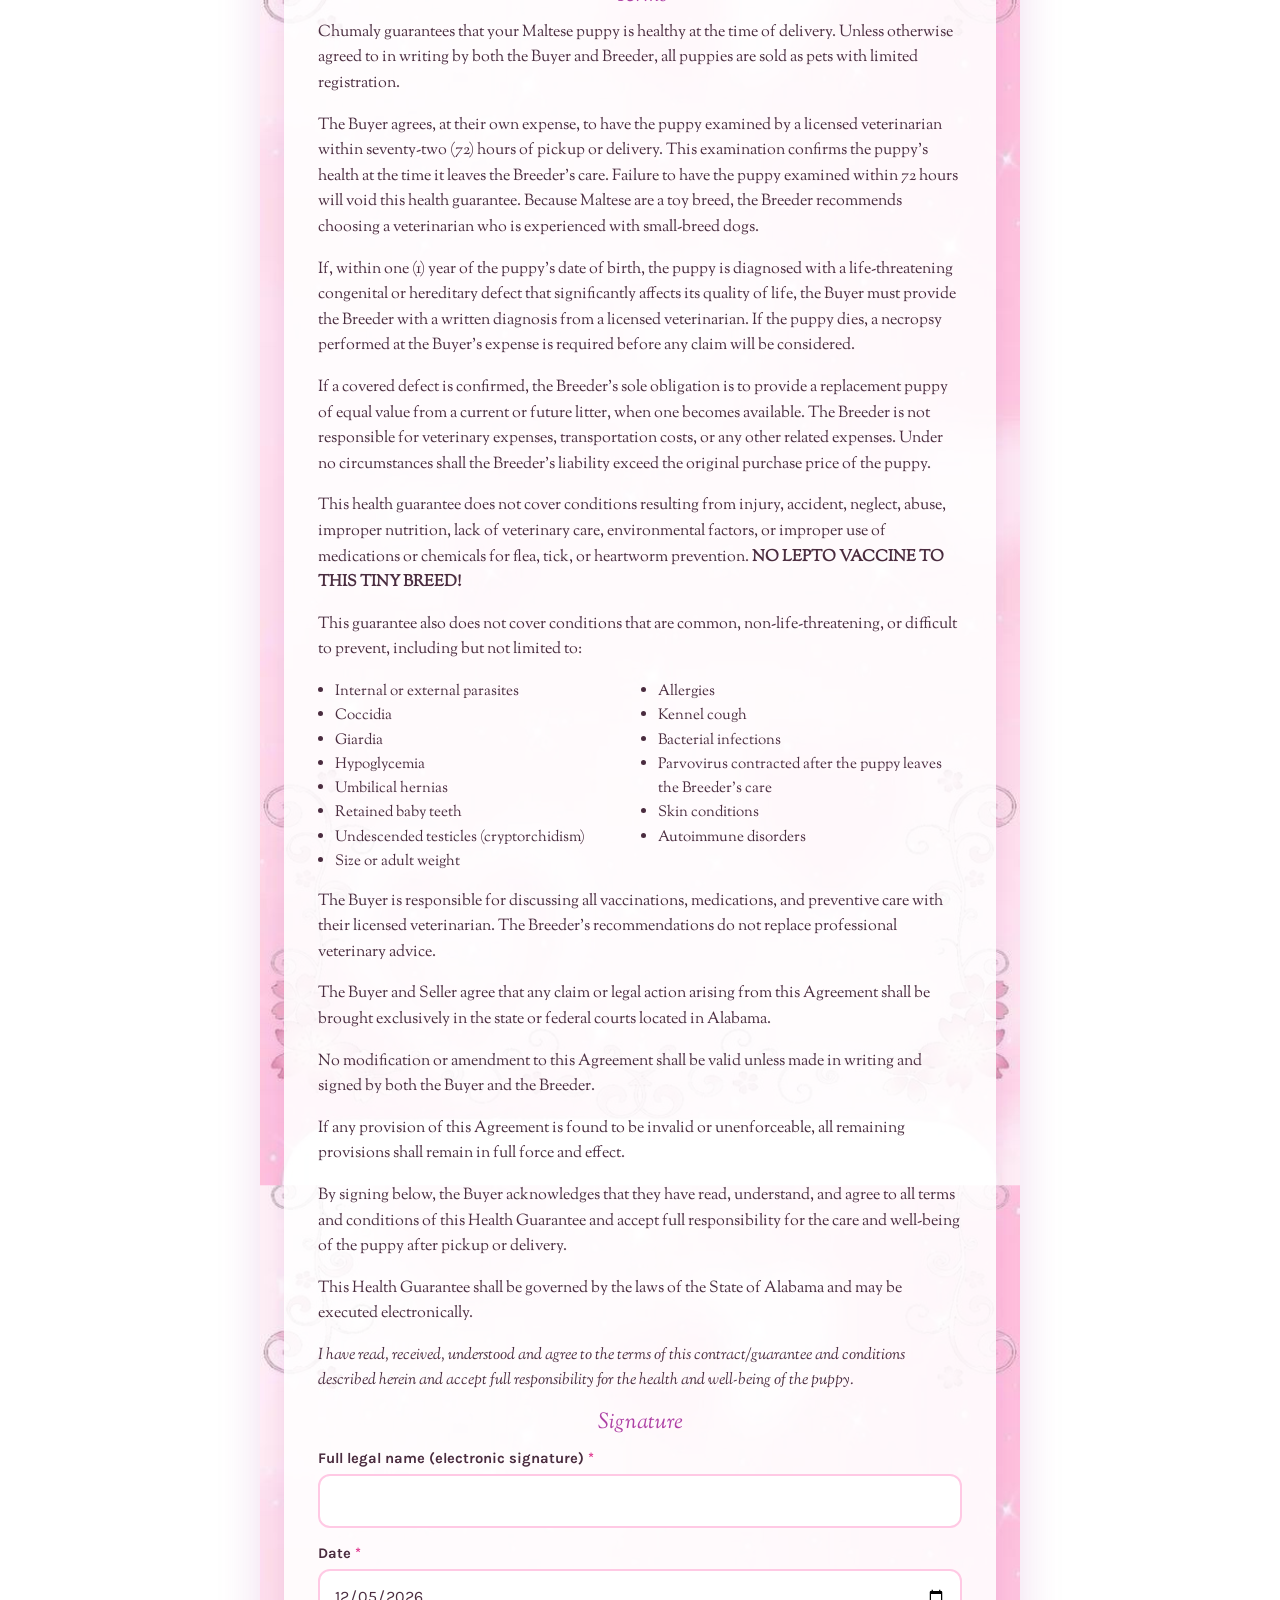
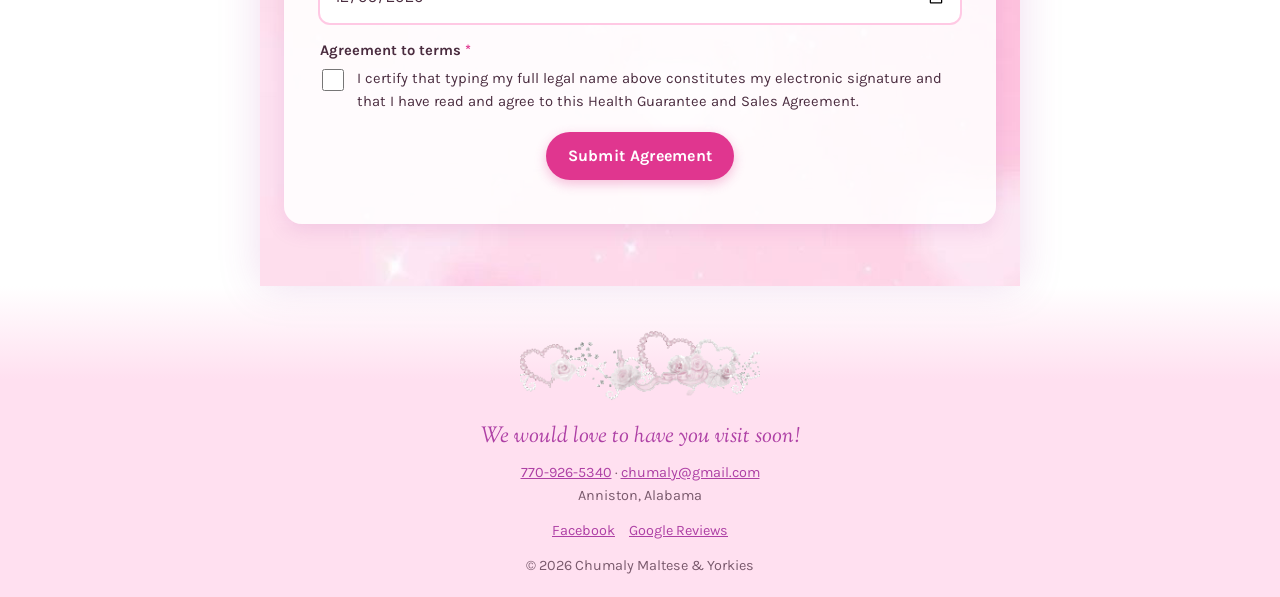
<file: site/health-guarantee.html>
<!DOCTYPE html>
<html lang="en">
<head>
  <meta charset="utf-8">
  <meta name="viewport" content="width=device-width, initial-scale=1, viewport-fit=cover">
  <title>Health Guarantee | Chumaly Maltese &amp; Yorkies</title>
  <meta name="description" content="Chumaly puppy health guarantee and sales agreement.">
  <meta name="theme-color" content="#f078c5">
  <meta property="og:site_name" content="Chumaly Maltese &amp; Yorkies">
  <meta property="og:title" content="Health Guarantee | Chumaly">
  <meta property="og:description" content="Chumaly puppy health guarantee and sales agreement.">
  <meta property="og:image" content="design/jiin-baby-boy-tes-yea-081419.jpg">
  <link rel="icon" href="design/favicon.svg" type="image/svg+xml">
  <link rel="preconnect" href="https://fonts.googleapis.com">
  <link rel="preconnect" href="https://fonts.gstatic.com" crossorigin>
  <link href="https://fonts.googleapis.com/css2?family=Karla:wght@400;700&family=Sorts+Mill+Goudy:ital@0;1&display=swap" rel="stylesheet">
  <link rel="stylesheet" href="css/style.css">
  <script src="js/site.js" defer></script>
</head>
<body>
<main id="main">
<section class="section">
  <div class="center"><img class="divider" src="design/published/fc08de488d682b4d77d59a0b5be554e9.gif" alt="" width="128" height="78" loading="lazy"></div>
  <h1>Health Guarantee</h1>
  <div class="panel">
  <p class="form-note"><span class="req">*</span> Indicates required field</p>
  <form name="health-guarantee" method="POST" action="thank-you.html" data-netlify="true" netlify-honeypot="bot-field">
    <input type="hidden" name="form-name" value="health-guarantee">
    <p class="hidden"><label>Leave this empty: <input name="bot-field"></label></p>
    <h3>Purchaser</h3>
    <div class="row2"><div class="field"><label for="first-name">First name <span class="req">*</span></label><input id="first-name" name="first-name" type="text" required autocomplete="given-name"></div><div class="field"><label for="last-name">Last name <span class="req">*</span></label><input id="last-name" name="last-name" type="text" required autocomplete="family-name"></div></div>
    <div class="field"><label for="contract-date">Date of contract <span class="req">*</span></label><input id="contract-date" name="contract-date" type="date" required data-today></div>
    <div class="field"><label for="email">Email <span class="req">*</span></label><input id="email" name="email" type="email" required autocomplete="email"></div>
    <div class="field"><label for="phone">Phone number <span class="req">*</span></label><input id="phone" name="phone" type="tel" required autocomplete="tel"></div>
    <div class="field"><label for="address">Address <span class="req">*</span></label><input id="address" name="address" type="text" required autocomplete="street-address"></div>
    <div class="row2"><div class="field"><label for="city">City <span class="req">*</span></label><input id="city" name="city" type="text" required autocomplete="address-level2"></div><div class="field"><label for="state">State <span class="req">*</span></label><input id="state" name="state" type="text" required autocomplete="address-level1"></div></div>
    <div class="field"><label for="zip">Zip code <span class="req">*</span></label><input id="zip" name="zip" type="text" required autocomplete="postal-code"></div>

    <h3>Puppy Information</h3>
    <div class="field"><label for="puppy-name">Puppy's name <span class="req">*</span></label><input id="puppy-name" name="puppy-name" type="text" required></div>
    <div class="field"><label for="puppy-dob">Date of birth <span class="req">*</span></label><input id="puppy-dob" name="puppy-dob" type="date" required></div>
    <div class="row2">
      <div class="field"><label for="sex">Sex <span class="req">*</span></label>
        <select id="sex" name="sex" required><option value="">Choose one</option><option>Male</option><option>Female</option></select></div>
      <div class="field"><label for="hg-breed">Breed <span class="req">*</span></label>
        <select id="hg-breed" name="breed" required><option value="">Choose one</option><option>Maltese</option><option>Yorkshire Terrier</option></select></div>
    </div>
    <div class="field"><label for="litter-registration">Litter registration <span class="req">*</span></label><input id="litter-registration" name="litter-registration" type="text" required></div>
    <div class="field"><label for="purchase-price">Purchase price <span class="req">*</span></label><input id="purchase-price" name="purchase-price" type="text" required inputmode="decimal"></div>

    <div class="terms">
      <h3>Terms</h3>
      <p>Chumaly guarantees that your Maltese puppy is healthy at the time of delivery. Unless otherwise agreed to in writing by both the Buyer and Breeder, all puppies are sold as pets with limited registration.</p>
      <p>The Buyer agrees, at their own expense, to have the puppy examined by a licensed veterinarian within seventy-two (72) hours of pickup or delivery. This examination confirms the puppy's health at the time it leaves the Breeder's care. Failure to have the puppy examined within 72 hours will void this health guarantee. Because Maltese are a toy breed, the Breeder recommends choosing a veterinarian who is experienced with small-breed dogs.</p>
      <p>If, within one (1) year of the puppy's date of birth, the puppy is diagnosed with a life-threatening congenital or hereditary defect that significantly affects its quality of life, the Buyer must provide the Breeder with a written diagnosis from a licensed veterinarian. If the puppy dies, a necropsy performed at the Buyer's expense is required before any claim will be considered.</p>
      <p>If a covered defect is confirmed, the Breeder's sole obligation is to provide a replacement puppy of equal value from a current or future litter, when one becomes available. The Breeder is not responsible for veterinary expenses, transportation costs, or any other related expenses. Under no circumstances shall the Breeder's liability exceed the original purchase price of the puppy.</p>
      <p>This health guarantee does not cover conditions resulting from injury, accident, neglect, abuse, improper nutrition, lack of veterinary care, environmental factors, or improper use of medications or chemicals for flea, tick, or heartworm prevention. <strong>NO LEPTO VACCINE TO THIS TINY BREED!</strong></p>
      <p>This guarantee also does not cover conditions that are common, non-life-threatening, or difficult to prevent, including but not limited to:</p>
      <ul>
        <li>Internal or external parasites</li><li>Coccidia</li><li>Giardia</li><li>Hypoglycemia</li><li>Umbilical hernias</li><li>Retained baby teeth</li><li>Undescended testicles (cryptorchidism)</li>
        <li>Size or adult weight</li><li>Allergies</li><li>Kennel cough</li><li>Bacterial infections</li><li>Parvovirus contracted after the puppy leaves the Breeder's care</li><li>Skin conditions</li><li>Autoimmune disorders</li>
      </ul>
      <p>The Buyer is responsible for discussing all vaccinations, medications, and preventive care with their licensed veterinarian. The Breeder's recommendations do not replace professional veterinary advice.</p>
      <p>The Buyer and Seller agree that any claim or legal action arising from this Agreement shall be brought exclusively in the state or federal courts located in Alabama.</p>
      <p>No modification or amendment to this Agreement shall be valid unless made in writing and signed by both the Buyer and the Breeder.</p>
      <p>If any provision of this Agreement is found to be invalid or unenforceable, all remaining provisions shall remain in full force and effect.</p>
      <p>By signing below, the Buyer acknowledges that they have read, understand, and agree to all terms and conditions of this Health Guarantee and accept full responsibility for the care and well-being of the puppy after pickup or delivery.</p>
      <p>This Health Guarantee shall be governed by the laws of the State of Alabama and may be executed electronically.</p>
      <p><em>I have read, received, understood and agree to the terms of this contract/guarantee and conditions described herein and accept full responsibility for the health and well-being of the puppy.</em></p>
    </div>

    <h3>Signature</h3>
    <div class="field"><label for="signature">Full legal name (electronic signature) <span class="req">*</span></label><input id="signature" name="signature" type="text" required autocomplete="name"></div>
    <div class="field"><label for="signature-date">Date <span class="req">*</span></label><input id="signature-date" name="signature-date" type="date" required data-today></div>
    <fieldset>
      <legend>Agreement to terms <span class="req">*</span></legend>
      <label class="check"><input type="checkbox" name="agree" value="yes" required> I certify that typing my full legal name above constitutes my electronic signature and that I have read and agree to this Health Guarantee and Sales Agreement.</label>
    </fieldset>
    <div class="btn-row"><button class="btn" type="submit">Submit Agreement</button></div>
  </form>
  </div>
</section>
</main>
</body>
</html>
</file>
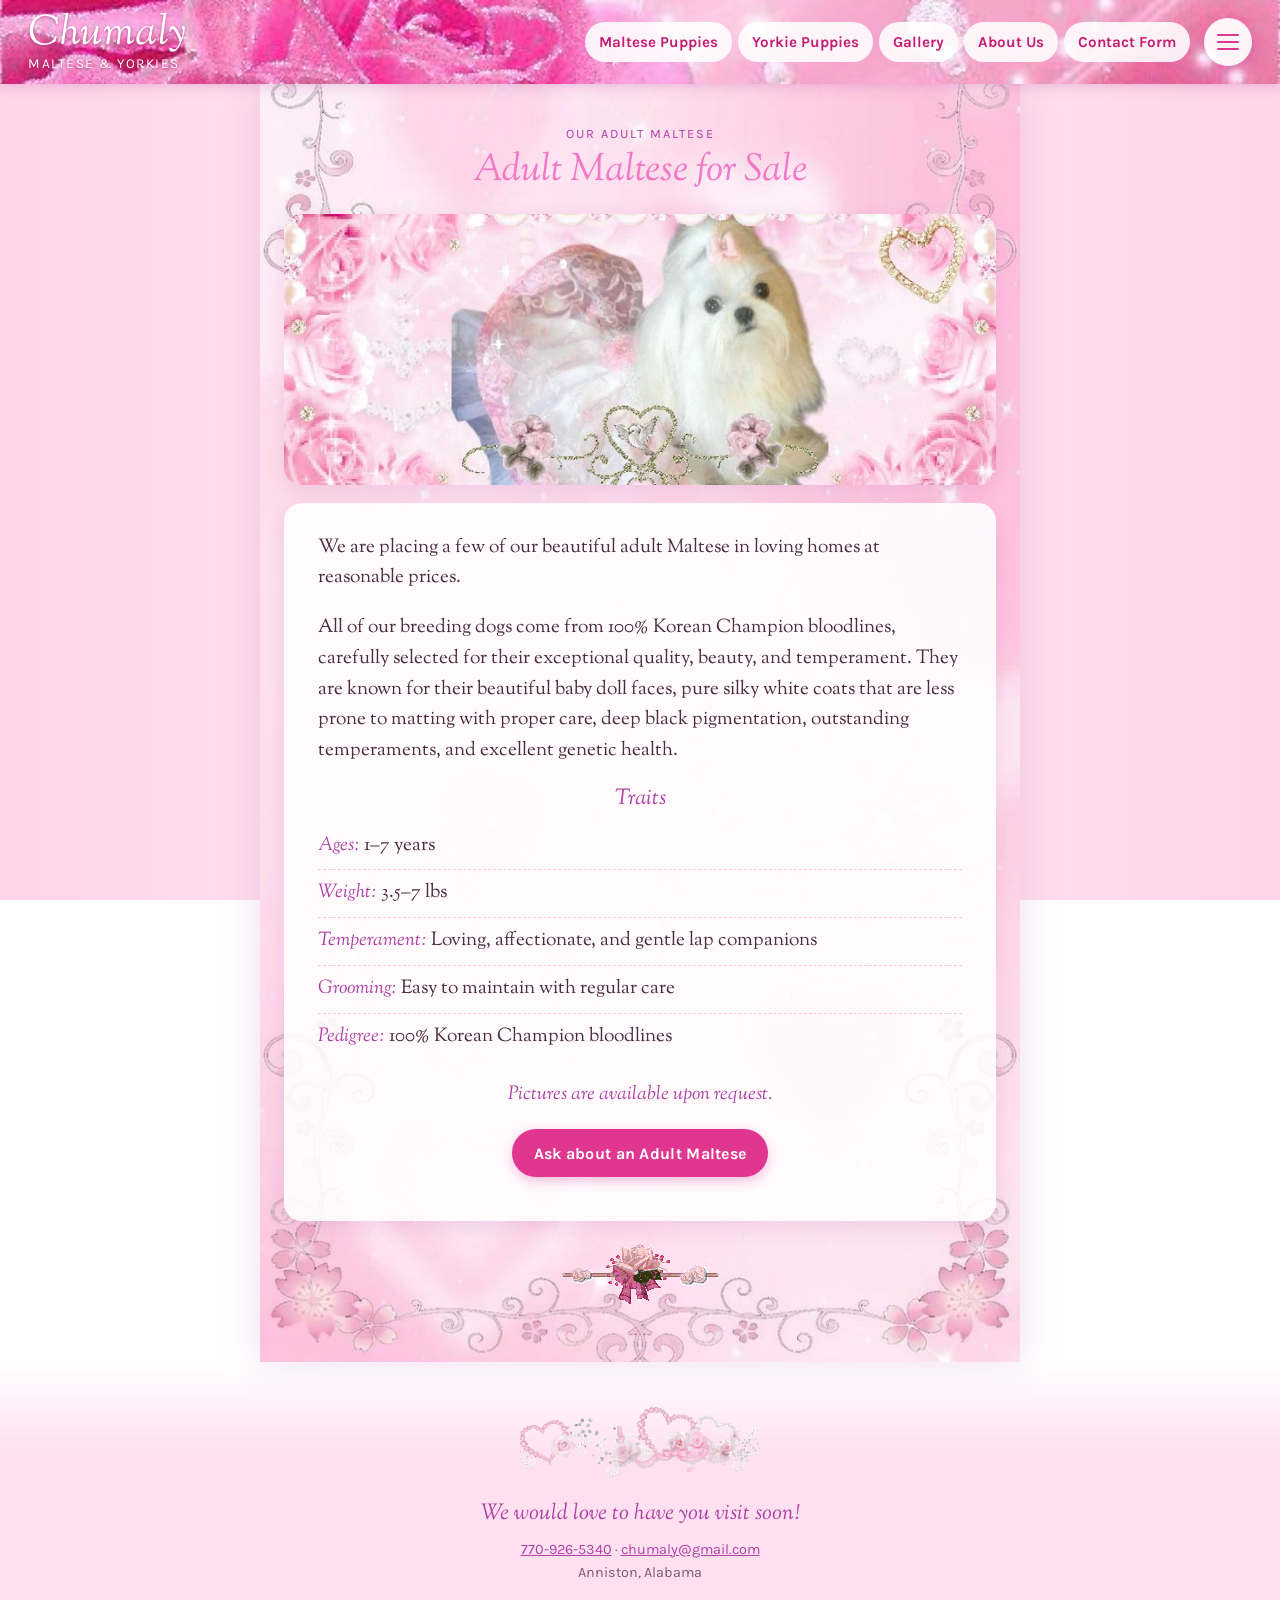
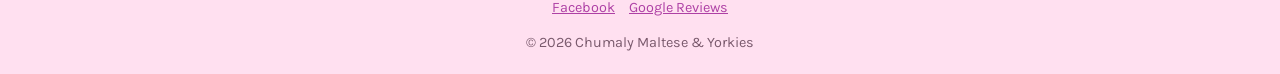
<file: site/maltese-adults.html>
<!DOCTYPE html>
<html lang="en">
<head>
  <meta charset="utf-8">
  <meta name="viewport" content="width=device-width, initial-scale=1, viewport-fit=cover">
  <title>Maltese Adults | Chumaly Maltese &amp; Yorkies</title>
  <meta name="description" content="Beautiful adult Korean Maltese from champion bloodlines, available to loving homes at reasonable prices.">
  <meta name="theme-color" content="#f078c5">
  <meta property="og:site_name" content="Chumaly Maltese &amp; Yorkies">
  <meta property="og:title" content="Maltese Adults | Chumaly">
  <meta property="og:description" content="Beautiful adult Korean Maltese from champion bloodlines, available to loving homes at reasonable prices.">
  <meta property="og:image" content="design/2203ae65-6c1e-4788-a1b1-525b2e380730.jpg">
  <link rel="icon" href="design/favicon.svg" type="image/svg+xml">
  <link rel="preconnect" href="https://fonts.googleapis.com">
  <link rel="preconnect" href="https://fonts.gstatic.com" crossorigin>
  <link href="https://fonts.googleapis.com/css2?family=Karla:wght@400;700&family=Sorts+Mill+Goudy:ital@0;1&display=swap" rel="stylesheet">
  <link rel="stylesheet" href="css/style.css">
  <script src="js/site.js" defer></script>
</head>
<body>
<main id="main">
<section class="section">
  <span class="eyebrow">Our Adult Maltese</span>
  <h1>Adult Maltese for Sale</h1>
  <a href="design/2203ae65-6c1e-4788-a1b1-525b2e380730.jpg" data-lightbox="hero"><img class="hero-img" src="design/2203ae65-6c1e-4788-a1b1-525b2e380730.jpg" alt="Adult white Maltese" width="800" height="800"></a>
  <div class="panel">
    <p>We are placing a few of our beautiful adult Maltese in loving homes at reasonable prices.</p>
    <p>All of our breeding dogs come from 100% Korean Champion bloodlines, carefully selected for their exceptional quality, beauty, and temperament. They are known for their beautiful baby doll faces, pure silky white coats that are less prone to matting with proper care, deep black pigmentation, outstanding temperaments, and excellent genetic health.</p>
    <h3>Traits</h3>
    <ul class="traits">
      <li><strong>Ages:</strong> 1–7 years</li>
      <li><strong>Weight:</strong> 3.5–7 lbs</li>
      <li><strong>Temperament:</strong> Loving, affectionate, and gentle lap companions</li>
      <li><strong>Grooming:</strong> Easy to maintain with regular care</li>
      <li><strong>Pedigree:</strong> 100% Korean Champion bloodlines</li>
    </ul>
    <p class="note">Pictures are available upon request.</p>
    <div class="btn-row"><a class="btn" href="contact-form.html?puppy=Adult%20Maltese&amp;breed=Maltese">Ask about an Adult Maltese</a></div>
  </div>
  <div class="center"><img class="divider" src="design/published/28ecf0e1335eb5a95fed6835cdaee6b0.gif" alt="" width="157" height="61" loading="lazy"></div>
</section>
</main>
</body>
</html>
</file>
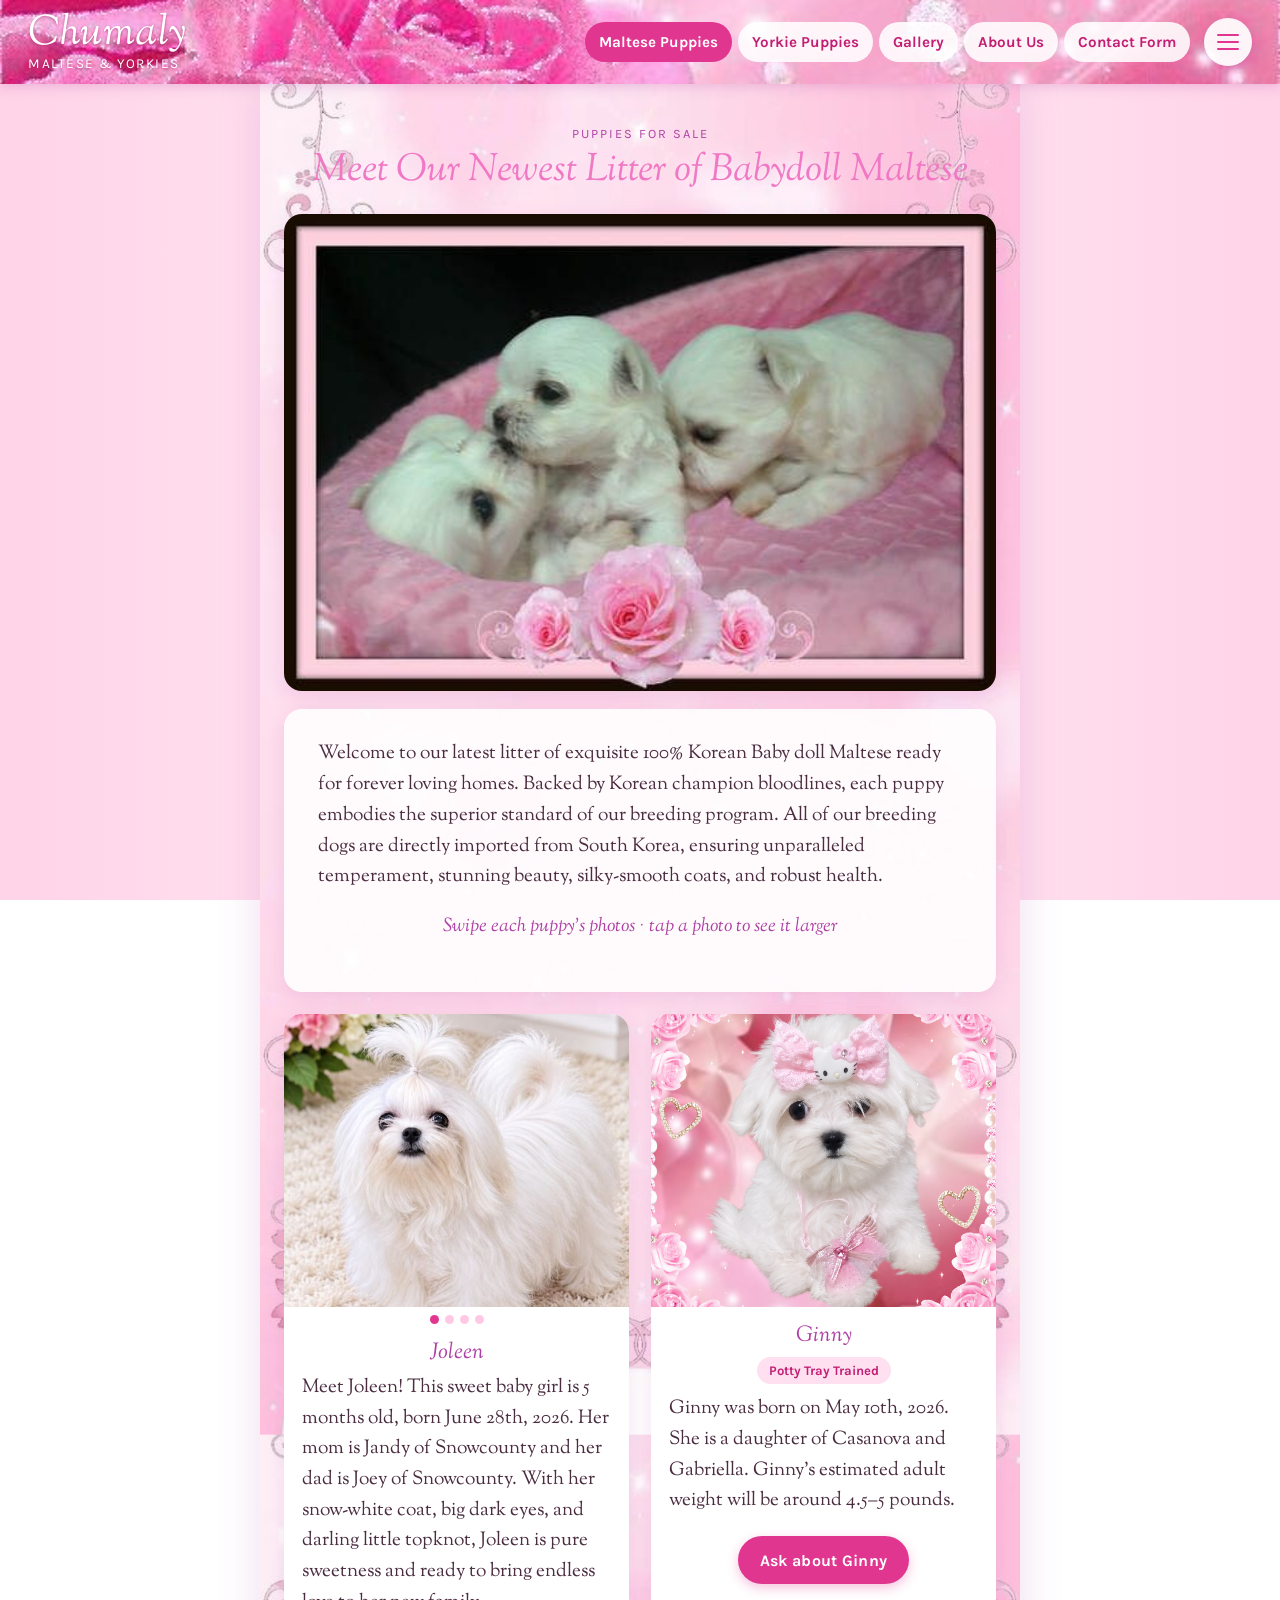
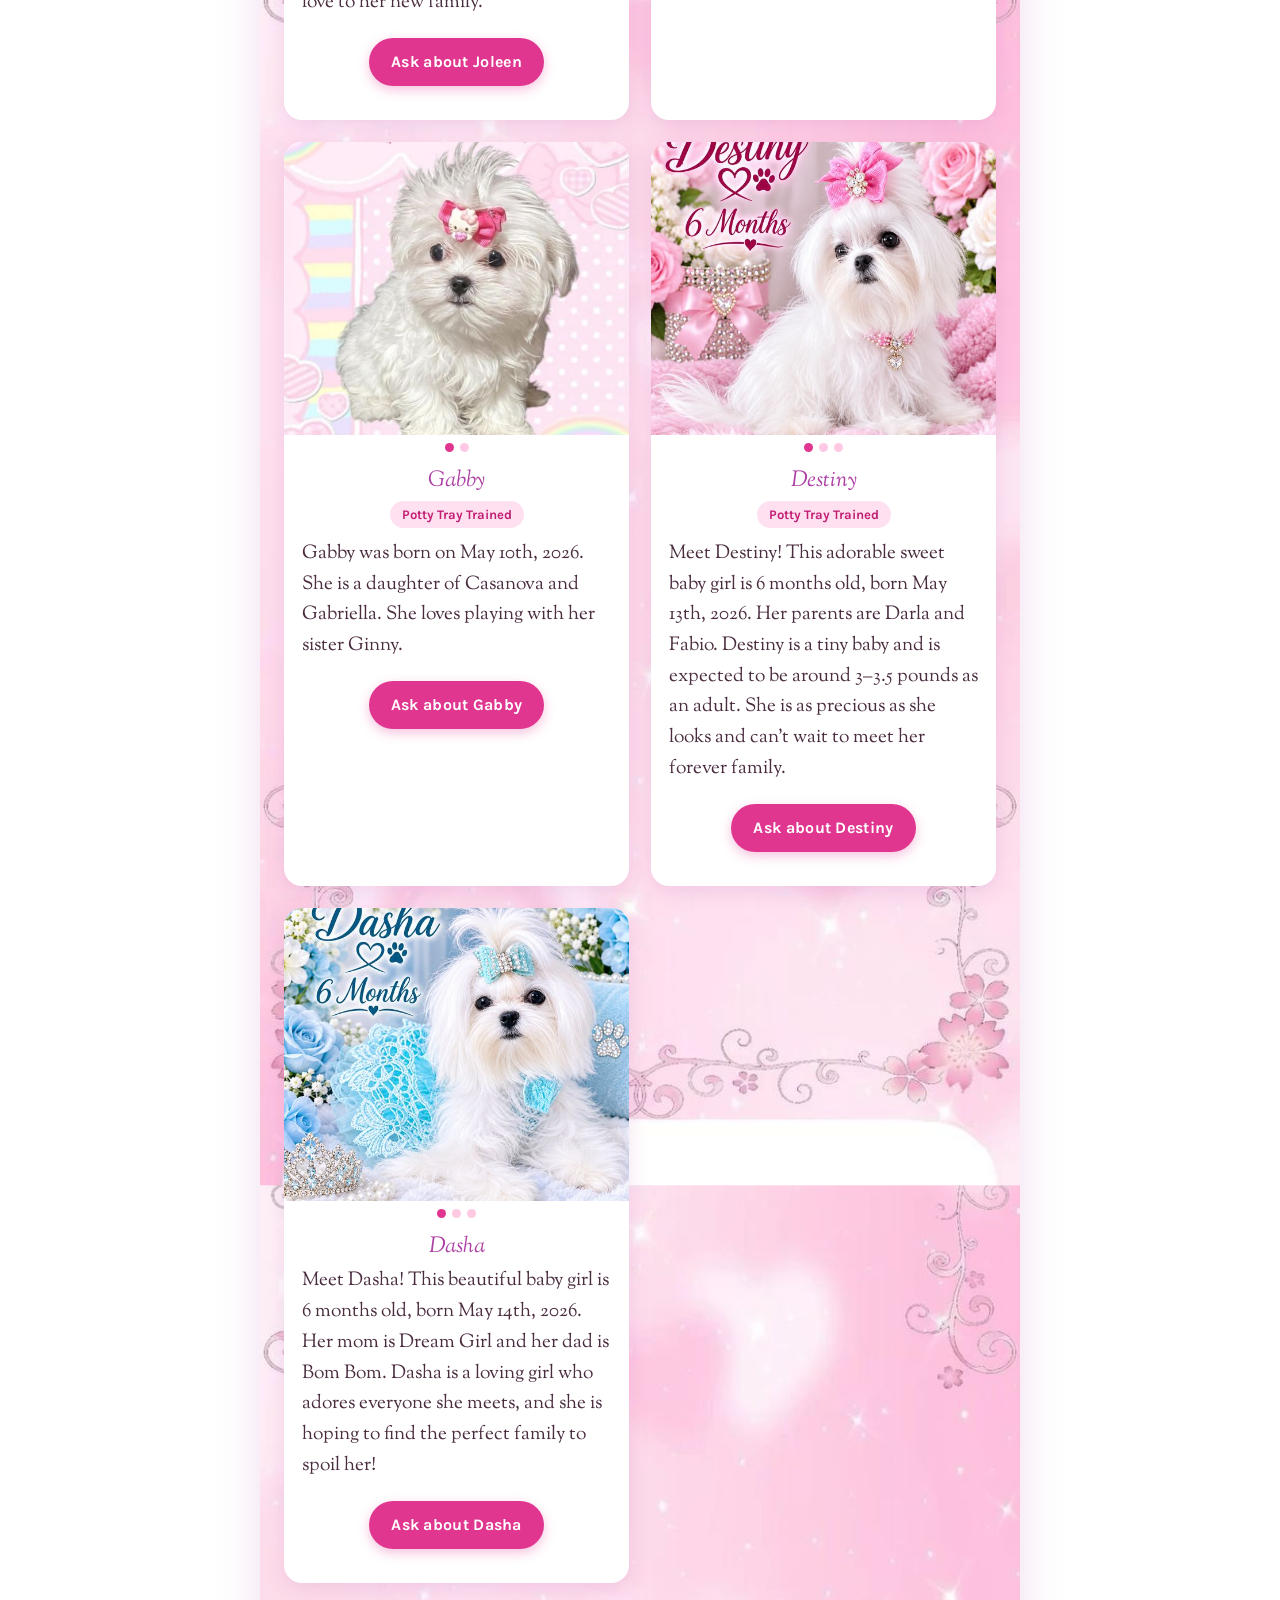
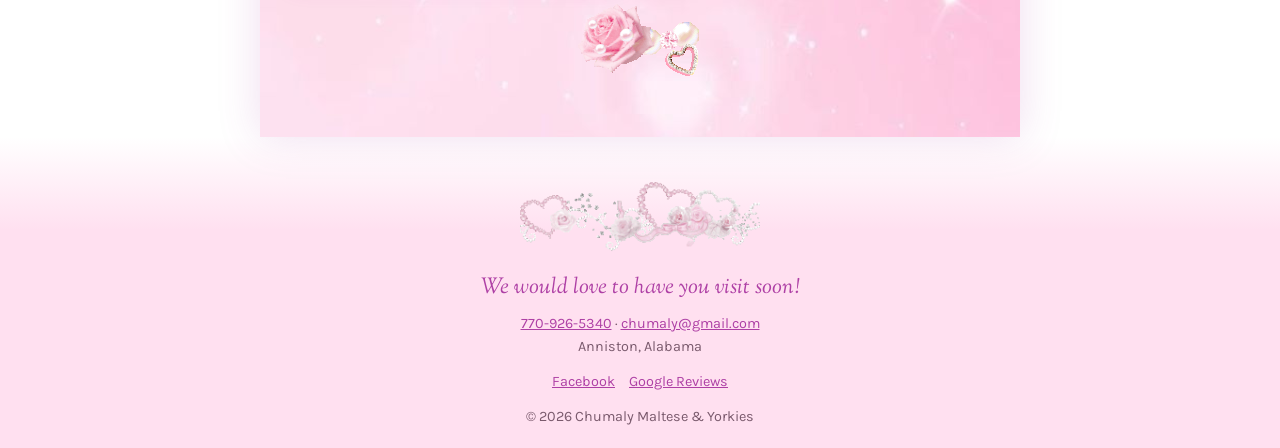
<file: site/maltese-puppies.html>
<!DOCTYPE html>
<html lang="en">
<head>
  <meta charset="utf-8">
  <meta name="viewport" content="width=device-width, initial-scale=1, viewport-fit=cover">
  <title>Maltese Puppies | Chumaly Maltese &amp; Yorkies</title>
  <meta name="description" content="Meet our newest litter of 100% Korean Baby Doll Maltese puppies from Korean champion bloodlines.">
  <meta name="theme-color" content="#f078c5">
  <meta property="og:site_name" content="Chumaly Maltese &amp; Yorkies">
  <meta property="og:title" content="Maltese Puppies | Chumaly">
  <meta property="og:description" content="Meet our newest litter of 100% Korean Baby Doll Maltese puppies from Korean champion bloodlines.">
  <meta property="og:image" content="design/editor/photoroom-20260722-202757.jpg">
  <link rel="icon" href="design/favicon.svg" type="image/svg+xml">
  <link rel="preconnect" href="https://fonts.googleapis.com">
  <link rel="preconnect" href="https://fonts.gstatic.com" crossorigin>
  <link href="https://fonts.googleapis.com/css2?family=Karla:wght@400;700&family=Sorts+Mill+Goudy:ital@0;1&display=swap" rel="stylesheet">
  <link rel="stylesheet" href="css/style.css">
  <script src="js/site.js" defer></script>
</head>
<body>
<main id="main">
<section class="section">
  <span class="eyebrow">Puppies for Sale</span>
  <h1>Meet Our Newest Litter of Babydoll Maltese</h1>
  <a href="design/editor/photoroom-20260722-202757.jpg" data-lightbox="hero"><img class="hero-img" src="design/editor/photoroom-20260722-202757.jpg" alt="Litter of white Maltese puppies on a pink blanket" width="800" height="600"></a>
  <div class="panel">
    <p>Welcome to our latest litter of exquisite 100% Korean Baby doll Maltese ready for forever loving homes. Backed by Korean champion bloodlines, each puppy embodies the superior standard of our breeding program. All of our breeding dogs are directly imported from South Korea, ensuring unparalleled temperament, stunning beauty, silky-smooth coats, and robust health.</p>
    <p class="note">Swipe each puppy's photos &middot; tap a photo to see it larger</p>
  </div>
  <div class="cards" data-content="puppies" data-src="puppies-maltese" data-breed="Maltese"></div>
  <div class="center"><img class="divider" src="design/published/fc08de488d682b4d77d59a0b5be554e9.gif" alt="" width="128" height="78" loading="lazy"></div>
</section>
</main>
</body>
</html>
</file>
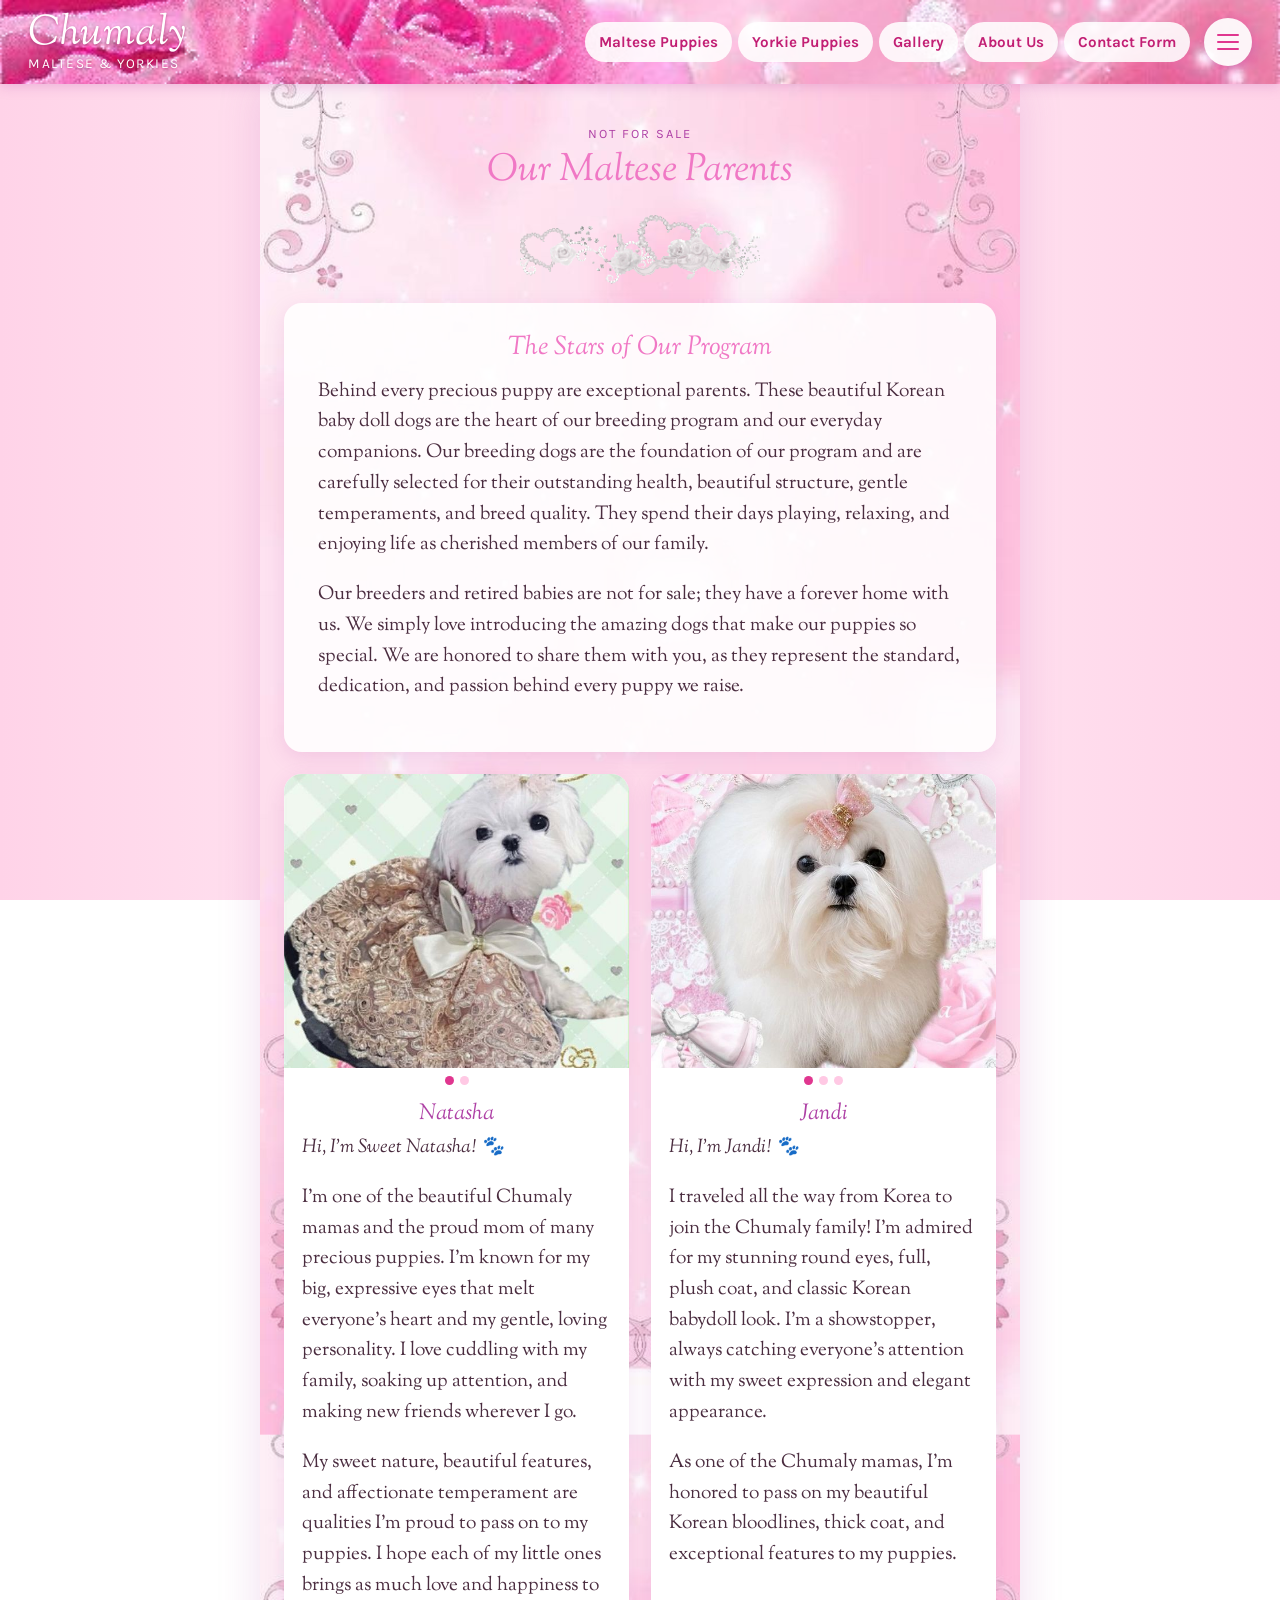
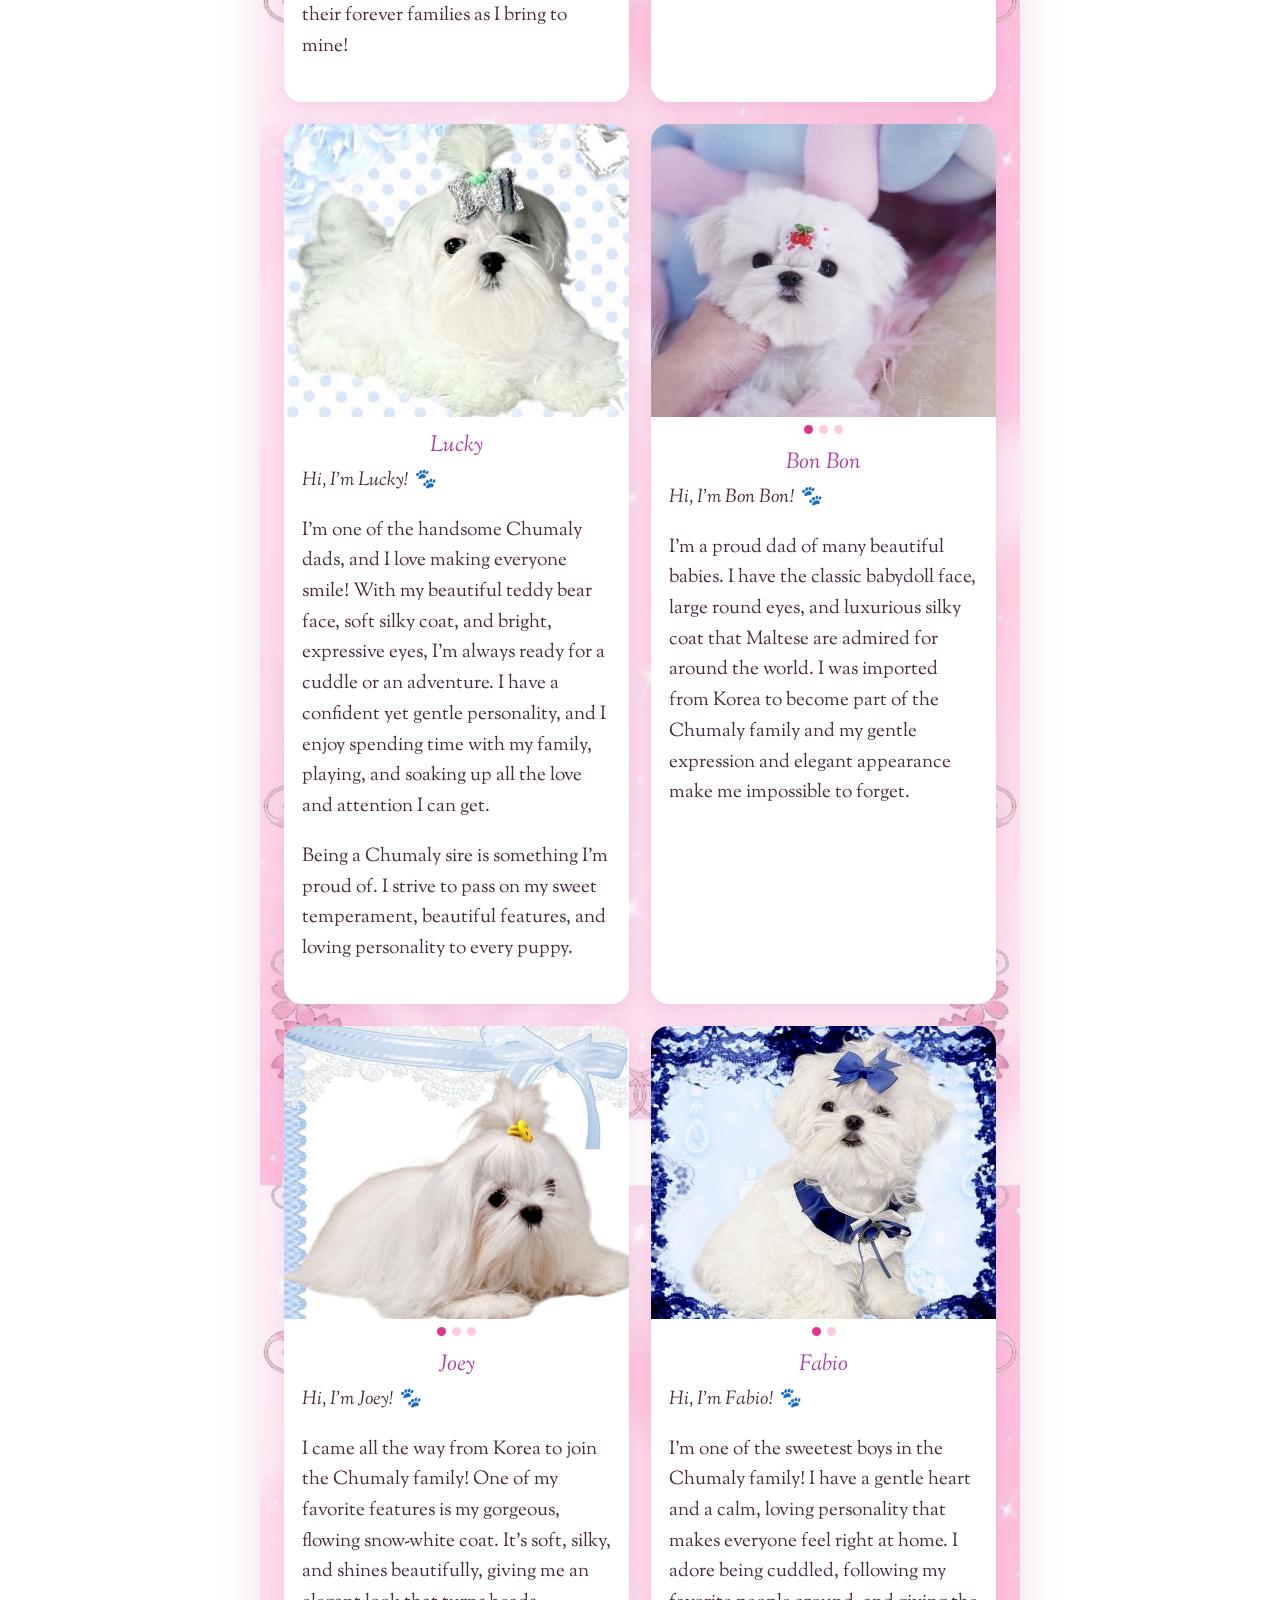
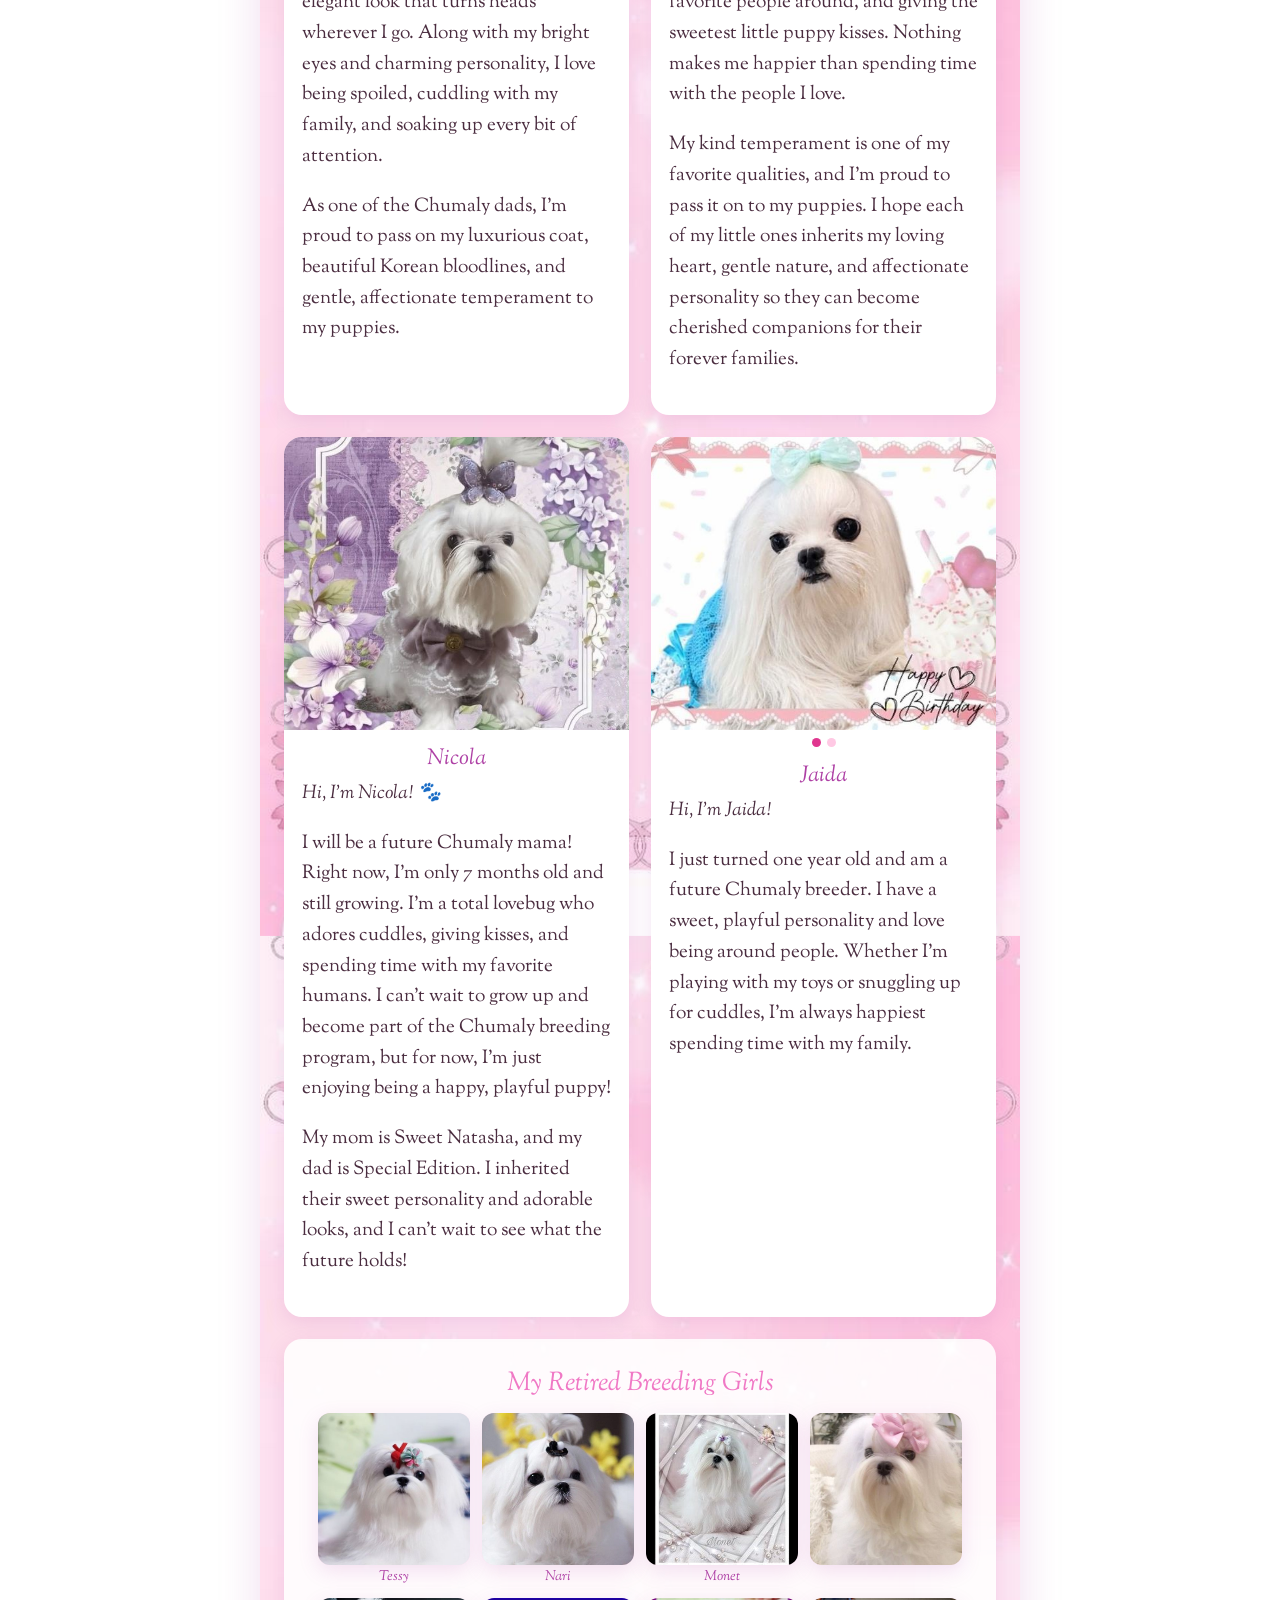
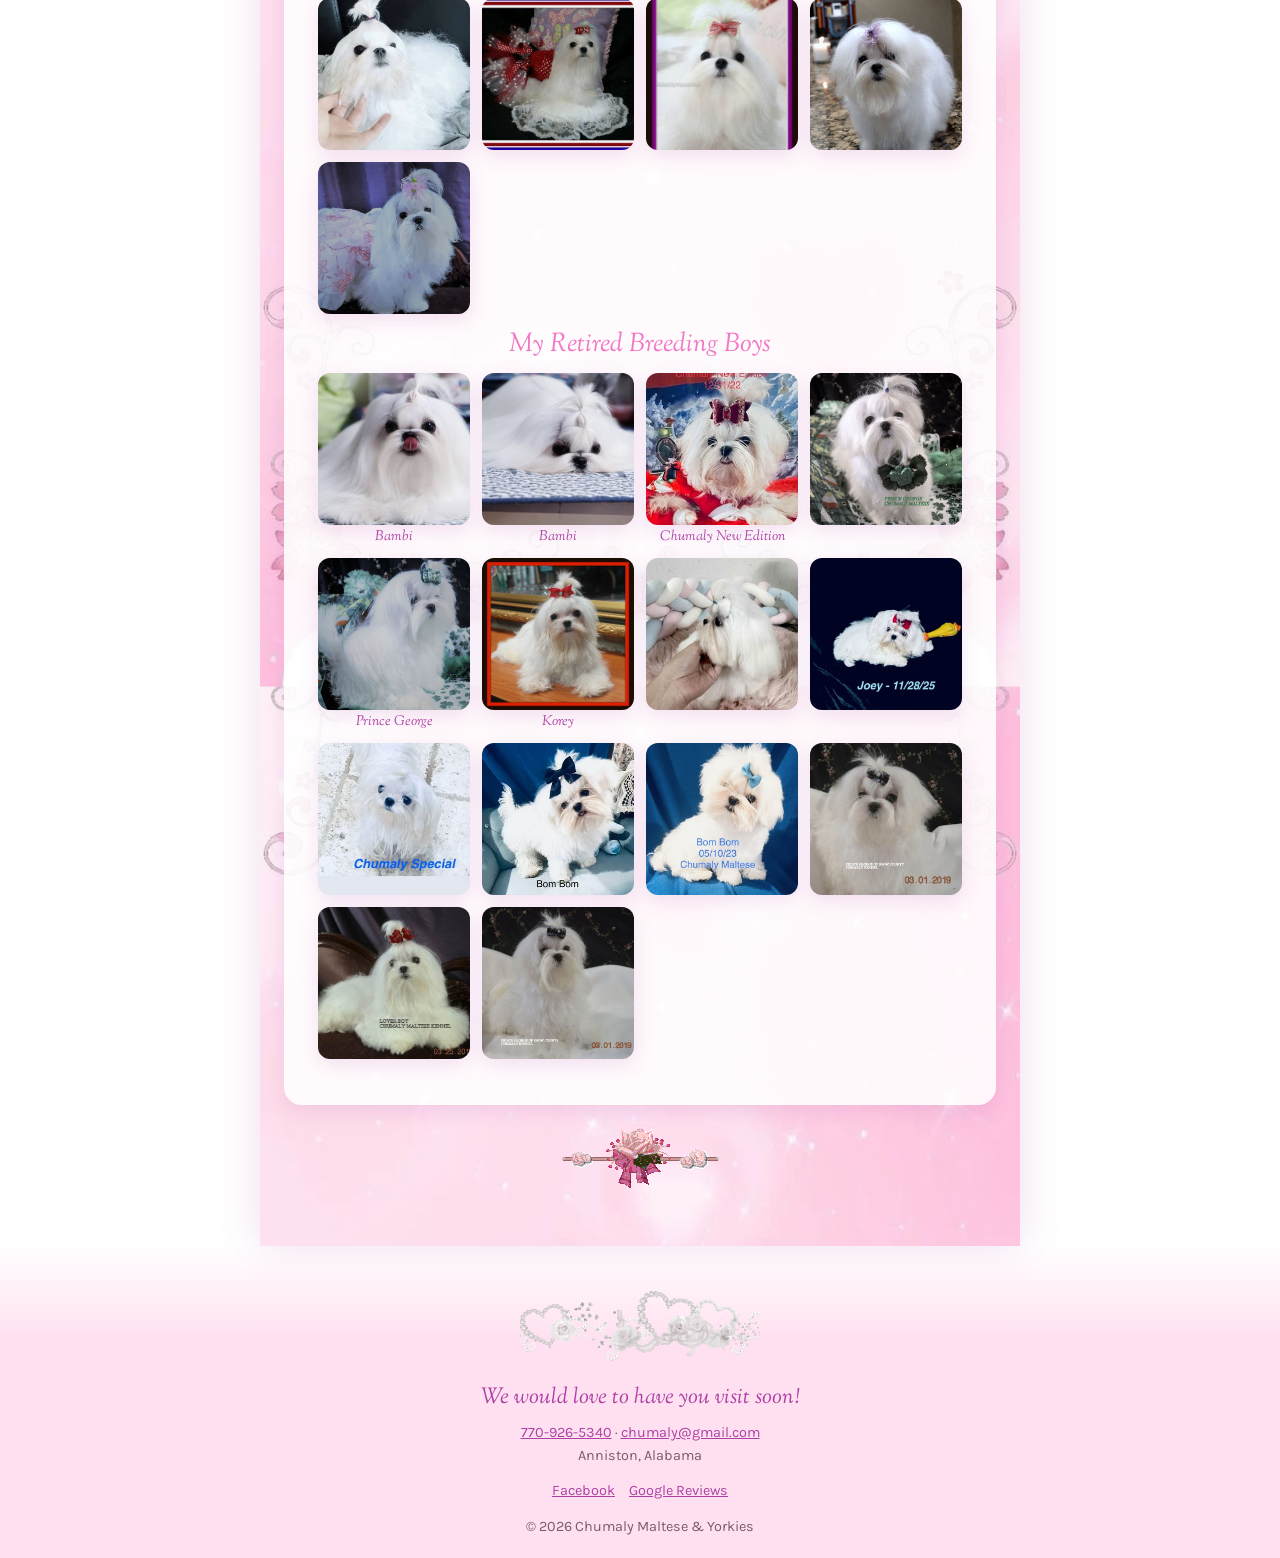
<file: site/our-breeders.html>
<!DOCTYPE html>
<html lang="en">
<head>
  <meta charset="utf-8">
  <meta name="viewport" content="width=device-width, initial-scale=1, viewport-fit=cover">
  <title>Our Maltese Parents | Chumaly Maltese &amp; Yorkies</title>
  <meta name="description" content="Meet the Korean Baby Doll Maltese parents behind every Chumaly puppy.">
  <meta name="theme-color" content="#f078c5">
  <meta property="og:site_name" content="Chumaly Maltese &amp; Yorkies">
  <meta property="og:title" content="Our Maltese Parents | Chumaly">
  <meta property="og:description" content="Meet the Korean Baby Doll Maltese parents behind every Chumaly puppy.">
  <meta property="og:image" content="design/73e39e27-f662-4e5d-9cff-03e3d9e9cc9b.jpg">
  <link rel="icon" href="design/favicon.svg" type="image/svg+xml">
  <link rel="preconnect" href="https://fonts.googleapis.com">
  <link rel="preconnect" href="https://fonts.gstatic.com" crossorigin>
  <link href="https://fonts.googleapis.com/css2?family=Karla:wght@400;700&family=Sorts+Mill+Goudy:ital@0;1&display=swap" rel="stylesheet">
  <link rel="stylesheet" href="css/style.css">
  <script src="js/site.js" defer></script>
</head>
<body>
<main id="main">
<section class="section">
  <span class="eyebrow">Not for sale</span>
  <h1>Our Maltese Parents</h1>
  <div class="center"><img class="divider" src="design/published/f995273f026e454365101e25b327d744.gif" alt="" width="255" height="76" loading="lazy"></div>
  <div class="panel">
    <h2>The Stars of Our Program</h2>
    <p>Behind every precious puppy are exceptional parents. These beautiful Korean baby doll dogs are the heart of our breeding program and our everyday companions. Our breeding dogs are the foundation of our program and are carefully selected for their outstanding health, beautiful structure, gentle temperaments, and breed quality. They spend their days playing, relaxing, and enjoying life as cherished members of our family.</p>
    <p>Our breeders and retired babies are not for sale; they have a forever home with us. We simply love introducing the amazing dogs that make our puppies so special. We are honored to share them with you, as they represent the standard, dedication, and passion behind every puppy we raise.</p>
  </div>
  <div class="cards">
<article class="card" id="natasha">
  <div class="slides"><a href="design/73e39e27-f662-4e5d-9cff-03e3d9e9cc9b.jpg" data-lightbox="natasha" data-caption="Natasha"><img src="thumbs/73e39e27-f662-4e5d-9cff-03e3d9e9cc9b.jpg" alt="Natasha" loading="lazy" width="600" height="510"></a><a href="design/1771a4fc-d9f6-4e65-a890-c3572f5ab2b0.jpg" data-lightbox="natasha" data-caption="Natasha"><img src="thumbs/1771a4fc-d9f6-4e65-a890-c3572f5ab2b0.jpg" alt="Natasha" loading="lazy" width="600" height="510"></a></div>
  <div class="card-body">
    <h3>Natasha</h3>
    
    <p><em>Hi, I'm Sweet Natasha! 🐾</em></p><p>I'm one of the beautiful Chumaly mamas and the proud mom of many precious puppies. I'm known for my big, expressive eyes that melt everyone's heart and my gentle, loving personality. I love cuddling with my family, soaking up attention, and making new friends wherever I go.</p><p>My sweet nature, beautiful features, and affectionate temperament are qualities I'm proud to pass on to my puppies. I hope each of my little ones brings as much love and happiness to their forever families as I bring to mine!</p>
    
  </div>
</article>
<article class="card" id="jandi">
  <div class="slides"><a href="design/f4a4226c-abe8-4be0-a55c-5d857f84b82b.jpg" data-lightbox="jandi" data-caption="Jandi"><img src="thumbs/f4a4226c-abe8-4be0-a55c-5d857f84b82b.jpg" alt="Jandi" loading="lazy" width="600" height="510"></a><a href="design/0b55ef0d-16cb-451a-9edd-4abe0272a33c.jpg" data-lightbox="jandi" data-caption="Jandi"><img src="thumbs/0b55ef0d-16cb-451a-9edd-4abe0272a33c.jpg" alt="Jandi" loading="lazy" width="600" height="510"></a><a href="design/1e883bde-8f16-40d6-a49d-063cf12d934a.jpg" data-lightbox="jandi" data-caption="Jandi"><img src="thumbs/1e883bde-8f16-40d6-a49d-063cf12d934a.jpg" alt="Jandi" loading="lazy" width="600" height="510"></a></div>
  <div class="card-body">
    <h3>Jandi</h3>
    
    <p><em>Hi, I'm Jandi! 🐾</em></p><p>I traveled all the way from Korea to join the Chumaly family! I'm admired for my stunning round eyes, full, plush coat, and classic Korean babydoll look. I'm a showstopper, always catching everyone's attention with my sweet expression and elegant appearance.</p><p>As one of the Chumaly mamas, I'm honored to pass on my beautiful Korean bloodlines, thick coat, and exceptional features to my puppies.</p>
    
  </div>
</article>
<article class="card" id="lucky">
  <div class="slides"><a href="design/c7f60705-9f10-4580-99ce-e7b15cafde64.jpg" data-lightbox="lucky" data-caption="Lucky"><img src="thumbs/c7f60705-9f10-4580-99ce-e7b15cafde64.jpg" alt="Lucky" loading="lazy" width="600" height="510"></a></div>
  <div class="card-body">
    <h3>Lucky</h3>
    
    <p><em>Hi, I'm Lucky! 🐾</em></p><p>I'm one of the handsome Chumaly dads, and I love making everyone smile! With my beautiful teddy bear face, soft silky coat, and bright, expressive eyes, I'm always ready for a cuddle or an adventure. I have a confident yet gentle personality, and I enjoy spending time with my family, playing, and soaking up all the love and attention I can get.</p><p>Being a Chumaly sire is something I'm proud of. I strive to pass on my sweet temperament, beautiful features, and loving personality to every puppy.</p>
    
  </div>
</article>
<article class="card" id="bon-bon">
  <div class="slides"><a href="design/51d68d89-7419-4a1f-a165-0beb0ba96268.jpg" data-lightbox="bon-bon" data-caption="Bon Bon"><img src="thumbs/51d68d89-7419-4a1f-a165-0beb0ba96268.jpg" alt="Bon Bon" loading="lazy" width="600" height="510"></a><a href="design/d31126ae-0f85-4850-8524-7067858b7dbb.jpg" data-lightbox="bon-bon" data-caption="Bon Bon"><img src="thumbs/d31126ae-0f85-4850-8524-7067858b7dbb.jpg" alt="Bon Bon" loading="lazy" width="600" height="510"></a><a href="design/8daf1bec-300f-4eb5-8e63-270416692a8f.jpg" data-lightbox="bon-bon" data-caption="Bon Bon"><img src="thumbs/8daf1bec-300f-4eb5-8e63-270416692a8f.jpg" alt="Bon Bon" loading="lazy" width="600" height="510"></a></div>
  <div class="card-body">
    <h3>Bon Bon</h3>
    
    <p><em>Hi, I'm Bon Bon! 🐾</em></p><p>I'm a proud dad of many beautiful babies. I have the classic babydoll face, large round eyes, and luxurious silky coat that Maltese are admired for around the world. I was imported from Korea to become part of the Chumaly family and my gentle expression and elegant appearance make me impossible to forget.</p>
    
  </div>
</article>
<article class="card" id="joey">
  <div class="slides"><a href="design/27313799-cdd1-4caf-9493-380180e62623.jpg" data-lightbox="joey" data-caption="Joey"><img src="thumbs/27313799-cdd1-4caf-9493-380180e62623.jpg" alt="Joey" loading="lazy" width="600" height="510"></a><a href="design/76886015-b001-42d9-900e-7edfa33b9c5d.jpg" data-lightbox="joey" data-caption="Joey"><img src="thumbs/76886015-b001-42d9-900e-7edfa33b9c5d.jpg" alt="Joey" loading="lazy" width="600" height="510"></a><a href="design/7faba7e4-f2ff-496d-88f9-305404bf67e8.jpg" data-lightbox="joey" data-caption="Joey"><img src="thumbs/7faba7e4-f2ff-496d-88f9-305404bf67e8.jpg" alt="Joey" loading="lazy" width="600" height="510"></a></div>
  <div class="card-body">
    <h3>Joey</h3>
    
    <p><em>Hi, I'm Joey! 🐾</em></p><p>I came all the way from Korea to join the Chumaly family! One of my favorite features is my gorgeous, flowing snow-white coat. It's soft, silky, and shines beautifully, giving me an elegant look that turns heads wherever I go. Along with my bright eyes and charming personality, I love being spoiled, cuddling with my family, and soaking up every bit of attention.</p><p>As one of the Chumaly dads, I'm proud to pass on my luxurious coat, beautiful Korean bloodlines, and gentle, affectionate temperament to my puppies.</p>
    
  </div>
</article>
<article class="card" id="fabio">
  <div class="slides"><a href="design/ffea4ec3-3a4f-4632-b613-b48436afc9b6.jpg" data-lightbox="fabio" data-caption="Fabio"><img src="thumbs/ffea4ec3-3a4f-4632-b613-b48436afc9b6.jpg" alt="Fabio" loading="lazy" width="600" height="510"></a><a href="design/f192999b-3795-495d-b28a-0793a45fee01.jpg" data-lightbox="fabio" data-caption="Fabio"><img src="thumbs/f192999b-3795-495d-b28a-0793a45fee01.jpg" alt="Fabio" loading="lazy" width="600" height="510"></a></div>
  <div class="card-body">
    <h3>Fabio</h3>
    
    <p><em>Hi, I'm Fabio! 🐾</em></p><p>I'm one of the sweetest boys in the Chumaly family! I have a gentle heart and a calm, loving personality that makes everyone feel right at home. I adore being cuddled, following my favorite people around, and giving the sweetest little puppy kisses. Nothing makes me happier than spending time with the people I love.</p><p>My kind temperament is one of my favorite qualities, and I'm proud to pass it on to my puppies. I hope each of my little ones inherits my loving heart, gentle nature, and affectionate personality so they can become cherished companions for their forever families.</p>
    
  </div>
</article>
<article class="card" id="nicola">
  <div class="slides"><a href="design/nicola.jpg" data-lightbox="nicola" data-caption="Nicola"><img src="thumbs/nicola.jpg" alt="Nicola" loading="lazy" width="600" height="510"></a></div>
  <div class="card-body">
    <h3>Nicola</h3>
    
    <p><em>Hi, I'm Nicola! 🐾</em></p><p>I will be a future Chumaly mama! Right now, I'm only 7 months old and still growing. I'm a total lovebug who adores cuddles, giving kisses, and spending time with my favorite humans. I can't wait to grow up and become part of the Chumaly breeding program, but for now, I'm just enjoying being a happy, playful puppy!</p><p>My mom is Sweet Natasha, and my dad is Special Edition. I inherited their sweet personality and adorable looks, and I can't wait to see what the future holds!</p>
    
  </div>
</article>
<article class="card" id="jaida">
  <div class="slides"><a href="design/c892f712-79df-4386-bc99-51d7686581c5.jpg" data-lightbox="jaida" data-caption="Jaida"><img src="thumbs/c892f712-79df-4386-bc99-51d7686581c5.jpg" alt="Jaida" loading="lazy" width="600" height="510"></a><a href="design/04660de8-9081-4200-ac33-0ca506d5de84.jpg" data-lightbox="jaida" data-caption="Jaida"><img src="thumbs/04660de8-9081-4200-ac33-0ca506d5de84.jpg" alt="Jaida" loading="lazy" width="600" height="510"></a></div>
  <div class="card-body">
    <h3>Jaida</h3>
    
    <p><em>Hi, I'm Jaida!</em></p><p>I just turned one year old and am a future Chumaly breeder. I have a sweet, playful personality and love being around people. Whether I'm playing with my toys or snuggling up for cuddles, I'm always happiest spending time with my family.</p>
    
  </div>
</article>
  </div>
  <div class="panel" style="margin-top:22px">
    <h2>My Retired Breeding Girls</h2>
<ul class="photo-grid three">
  <li><figure style="margin:0"><a href="design/jiin-baby-girl-i-am-getting-111719-orig-orig.jpg" data-lightbox="retired-girls" data-caption="Tessy"><img src="thumbs/jiin-baby-girl-i-am-getting-111719-orig-orig.jpg" alt="Tessy" loading="lazy" width="400" height="400"></a><figcaption>Tessy</figcaption></figure></li>
  <li><figure style="margin:0"><a href="design/nari-2-041220-orig-orig.jpg" data-lightbox="retired-girls" data-caption="Nari"><img src="thumbs/nari-2-041220-orig-orig.jpg" alt="Nari" loading="lazy" width="400" height="400"></a><figcaption>Nari</figcaption></figure></li>
  <li><figure style="margin:0"><a href="design/monet-1-orig-orig.jpg" data-lightbox="retired-girls" data-caption="Monet"><img src="thumbs/monet-1-orig-orig.jpg" alt="Monet" loading="lazy" width="400" height="400"></a><figcaption>Monet</figcaption></figure></li>
  <li><figure style="margin:0"><a href="design/chanel-fav-1-110418-orig-orig.jpg" data-lightbox="retired-girls"><img src="thumbs/chanel-fav-1-110418-orig-orig.jpg" alt="Chumaly retired breeder" loading="lazy" width="400" height="400"></a></figure></li>
  <li><figure style="margin:0"><a href="design/hollics-pet-candy-022819-orig-orig.jpg" data-lightbox="retired-girls"><img src="thumbs/hollics-pet-candy-022819-orig-orig.jpg" alt="Chumaly retired breeder" loading="lazy" width="400" height="400"></a></figure></li>
  <li><figure style="margin:0"><a href="design/kaleigh-fb-fav-062217-orig.jpg" data-lightbox="retired-girls"><img src="thumbs/kaleigh-fb-fav-062217-orig.jpg" alt="Chumaly retired breeder" loading="lazy" width="400" height="400"></a></figure></li>
  <li><figure style="margin:0"><a href="design/party-girl-of-whitefairy-020817-1-orig.jpg" data-lightbox="retired-girls"><img src="thumbs/party-girl-of-whitefairy-020817-1-orig.jpg" alt="Chumaly retired breeder" loading="lazy" width="400" height="400"></a></figure></li>
  <li><figure style="margin:0"><a href="design/elena-baby-girl-fav-3-110517-orig-orig.jpg" data-lightbox="retired-girls"><img src="thumbs/elena-baby-girl-fav-3-110517-orig-orig.jpg" alt="Chumaly retired breeder" loading="lazy" width="400" height="400"></a></figure></li>
  <li><figure style="margin:0"><a href="design/nari-fav-042921-orig-orig.jpg" data-lightbox="retired-girls"><img src="thumbs/nari-fav-042921-orig-orig.jpg" alt="Chumaly retired breeder" loading="lazy" width="400" height="400"></a></figure></li>
</ul>
    <h2>My Retired Breeding Boys</h2>
<ul class="photo-grid three">
  <li><figure style="margin:0"><a href="design/bambi-2-jiin-111419-orig_1.jpg" data-lightbox="retired-boys" data-caption="Bambi"><img src="thumbs/bambi-2-jiin-111419-orig_1.jpg" alt="Bambi" loading="lazy" width="400" height="400"></a><figcaption>Bambi</figcaption></figure></li>
  <li><figure style="margin:0"><a href="design/bambi-from-jiin-111419-orig_1.jpg" data-lightbox="retired-boys" data-caption="Bambi"><img src="thumbs/bambi-from-jiin-111419-orig_1.jpg" alt="Bambi" loading="lazy" width="400" height="400"></a><figcaption>Bambi</figcaption></figure></li>
  <li><figure style="margin:0"><a href="design/new-edition-2-orig_1.jpg" data-lightbox="retired-boys" data-caption="Chumaly New Edition"><img src="thumbs/new-edition-2-orig_1.jpg" alt="Chumaly New Edition" loading="lazy" width="400" height="400"></a><figcaption>Chumaly New Edition</figcaption></figure></li>
  <li><figure style="margin:0"><a href="design/prince-george-031322-orig_1.jpg" data-lightbox="retired-boys"><img src="thumbs/prince-george-031322-orig_1.jpg" alt="Chumaly retired breeder" loading="lazy" width="400" height="400"></a></figure></li>
  <li><figure style="margin:0"><a href="design/prince-george-1-071621-jpg90421-orig_1.jpg" data-lightbox="retired-boys" data-caption="Prince George"><img src="thumbs/prince-george-1-071621-jpg90421-orig_1.jpg" alt="Prince George" loading="lazy" width="400" height="400"></a><figcaption>Prince George</figcaption></figure></li>
  <li><figure style="margin:0"><a href="design/5176752-orig_1.jpg" data-lightbox="retired-boys" data-caption="Korey"><img src="thumbs/5176752-orig_1.jpg" alt="Korey" loading="lazy" width="400" height="400"></a><figcaption>Korey</figcaption></figure></li>
  <li><figure style="margin:0"><a href="design/joey-111325-orig_1.jpg" data-lightbox="retired-boys"><img src="thumbs/joey-111325-orig_1.jpg" alt="Chumaly retired breeder" loading="lazy" width="400" height="400"></a></figure></li>
  <li><figure style="margin:0"><a href="design/joey-1-112825-orig_1.jpg" data-lightbox="retired-boys"><img src="thumbs/joey-1-112825-orig_1.jpg" alt="Chumaly retired breeder" loading="lazy" width="400" height="400"></a></figure></li>
  <li><figure style="margin:0"><a href="design/special-011626-fav-orig_1.jpg" data-lightbox="retired-boys"><img src="thumbs/special-011626-fav-orig_1.jpg" alt="Chumaly retired breeder" loading="lazy" width="400" height="400"></a></figure></li>
  <li><figure style="margin:0"><a href="design/bom-bom-adv-orig_1.jpg" data-lightbox="retired-boys"><img src="thumbs/bom-bom-adv-orig_1.jpg" alt="Chumaly retired breeder" loading="lazy" width="400" height="400"></a></figure></li>
  <li><figure style="margin:0"><a href="design/bom-bom-051023-orig_1.jpg" data-lightbox="retired-boys"><img src="thumbs/bom-bom-051023-orig_1.jpg" alt="Chumaly retired breeder" loading="lazy" width="400" height="400"></a></figure></li>
  <li><figure style="margin:0"><a href="design/georgie-fav-1-closepup-adv-030119_1.jpg" data-lightbox="retired-boys"><img src="thumbs/georgie-fav-1-closepup-adv-030119_1.jpg" alt="Chumaly retired breeder" loading="lazy" width="400" height="400"></a></figure></li>
  <li><figure style="margin:0"><a href="design/lover-boy-1-fav-032619_1.jpg" data-lightbox="retired-boys"><img src="thumbs/lover-boy-1-fav-032619_1.jpg" alt="Chumaly retired breeder" loading="lazy" width="400" height="400"></a></figure></li>
  <li><figure style="margin:0"><a href="design/georgie-fav-2-030119-orig_1.jpg" data-lightbox="retired-boys"><img src="thumbs/georgie-fav-2-030119-orig_1.jpg" alt="Chumaly retired breeder" loading="lazy" width="400" height="400"></a></figure></li>
</ul>
  </div>
  <div class="center"><img class="divider" src="design/published/28ecf0e1335eb5a95fed6835cdaee6b0.gif" alt="" width="157" height="61" loading="lazy"></div>
</section>
</main>
</body>
</html>
</file>
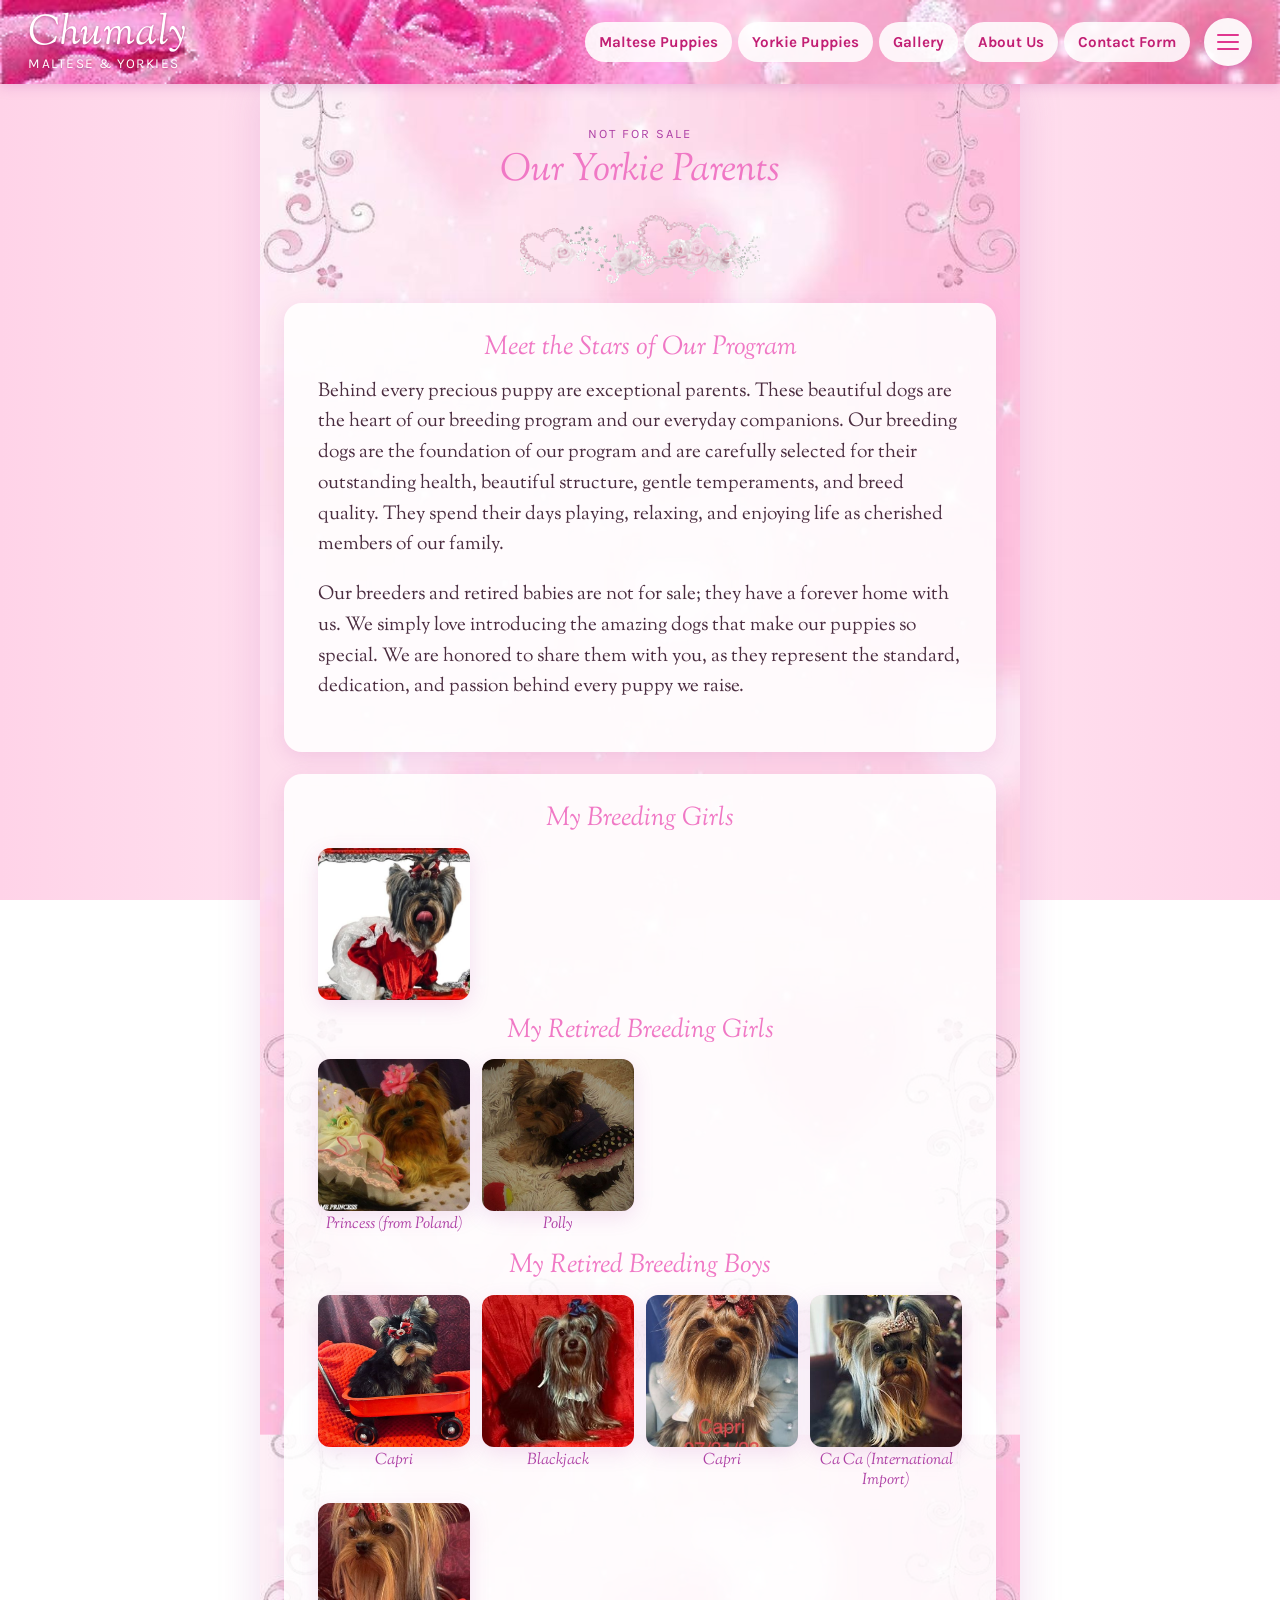
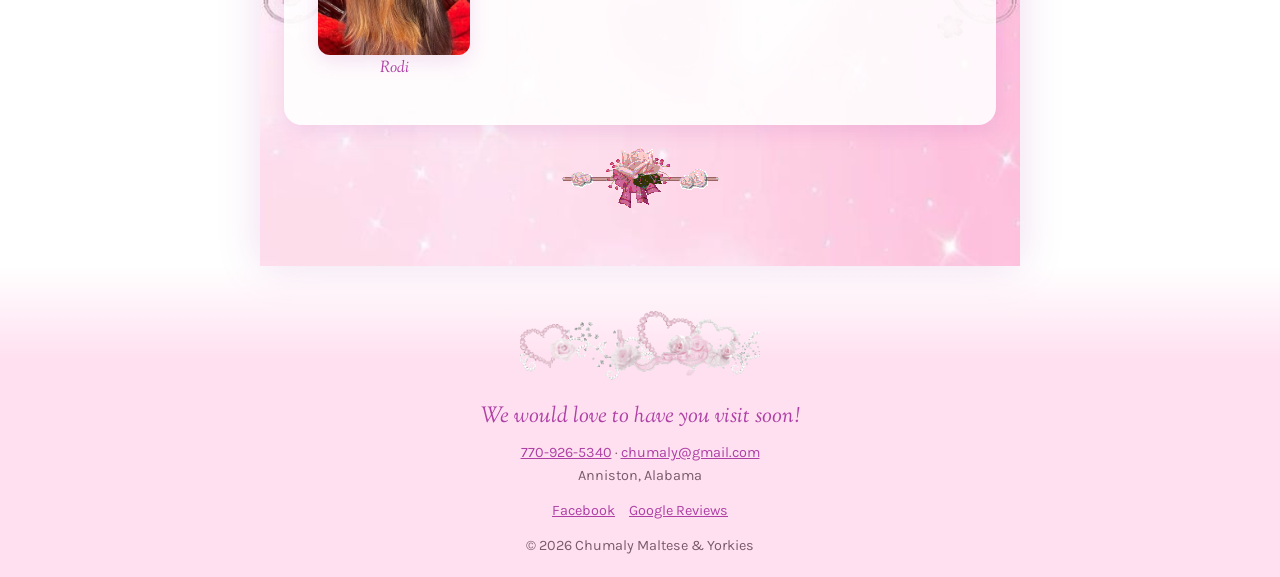
<file: site/our-breeders1.html>
<!DOCTYPE html>
<html lang="en">
<head>
  <meta charset="utf-8">
  <meta name="viewport" content="width=device-width, initial-scale=1, viewport-fit=cover">
  <title>Our Yorkie Parents | Chumaly Maltese &amp; Yorkies</title>
  <meta name="description" content="Meet the Yorkshire Terrier parents behind our Chumaly Yorkie puppies.">
  <meta name="theme-color" content="#f078c5">
  <meta property="og:site_name" content="Chumaly Maltese &amp; Yorkies">
  <meta property="og:title" content="Our Yorkie Parents | Chumaly">
  <meta property="og:description" content="Meet the Yorkshire Terrier parents behind our Chumaly Yorkie puppies.">
  <meta property="og:image" content="design/capri-1.jpg">
  <link rel="icon" href="design/favicon.svg" type="image/svg+xml">
  <link rel="preconnect" href="https://fonts.googleapis.com">
  <link rel="preconnect" href="https://fonts.gstatic.com" crossorigin>
  <link href="https://fonts.googleapis.com/css2?family=Karla:wght@400;700&family=Sorts+Mill+Goudy:ital@0;1&display=swap" rel="stylesheet">
  <link rel="stylesheet" href="css/style.css">
  <script src="js/site.js" defer></script>
</head>
<body>
<main id="main">
<section class="section">
  <span class="eyebrow">Not for sale</span>
  <h1>Our Yorkie Parents</h1>
  <div class="center"><img class="divider" src="design/published/f995273f026e454365101e25b327d744.gif" alt="" width="255" height="76" loading="lazy"></div>
  <div class="panel">
    <h2>Meet the Stars of Our Program</h2>
    <p>Behind every precious puppy are exceptional parents. These beautiful dogs are the heart of our breeding program and our everyday companions. Our breeding dogs are the foundation of our program and are carefully selected for their outstanding health, beautiful structure, gentle temperaments, and breed quality. They spend their days playing, relaxing, and enjoying life as cherished members of our family.</p>
    <p>Our breeders and retired babies are not for sale; they have a forever home with us. We simply love introducing the amazing dogs that make our puppies so special. We are honored to share them with you, as they represent the standard, dedication, and passion behind every puppy we raise.</p>
  </div>
  <div class="panel">
    <h2>My Breeding Girls</h2>
<ul class="photo-grid ">
  <li><figure style="margin:0"><a href="design/download.jpg" data-lightbox="y-breeding-girls"><img src="thumbs/download.jpg" alt="Yorkie breeding girl in a red dress" loading="lazy" width="400" height="400"></a></figure></li>
</ul>
    <h2>My Retired Breeding Girls</h2>
<ul class="photo-grid ">
  <li><figure style="margin:0"><a href="design/princess-from-poland-071821-orig.jpg" data-lightbox="y-girls" data-caption="Princess (from Poland)"><img src="thumbs/princess-from-poland-071821-orig.jpg" alt="Princess (from Poland)" loading="lazy" width="400" height="400"></a><figcaption>Princess (from Poland)</figcaption></figure></li>
  <li><figure style="margin:0"><a href="design/polly-030121-orig.jpg" data-lightbox="y-girls" data-caption="Polly"><img src="thumbs/polly-030121-orig.jpg" alt="Polly" loading="lazy" width="400" height="400"></a><figcaption>Polly</figcaption></figure></li>
</ul>
    <h2>My Retired Breeding Boys</h2>
<ul class="photo-grid ">
  <li><figure style="margin:0"><a href="design/capri-1.jpg" data-lightbox="y-boys" data-caption="Capri"><img src="thumbs/capri-1.jpg" alt="Capri" loading="lazy" width="400" height="400"></a><figcaption>Capri</figcaption></figure></li>
  <li><figure style="margin:0"><a href="design/blackjack.jpg" data-lightbox="y-boys" data-caption="Blackjack"><img src="thumbs/blackjack.jpg" alt="Blackjack" loading="lazy" width="400" height="400"></a><figcaption>Blackjack</figcaption></figure></li>
  <li><figure style="margin:0"><a href="design/capri-fav-1-73123.jpg" data-lightbox="y-boys" data-caption="Capri"><img src="thumbs/capri-fav-1-73123.jpg" alt="Capri" loading="lazy" width="400" height="400"></a><figcaption>Capri</figcaption></figure></li>
  <li><figure style="margin:0"><a href="design/caca-orig.jpg" data-lightbox="y-boys" data-caption="Ca Ca (International Import)"><img src="thumbs/caca-orig.jpg" alt="Ca Ca (International Import)" loading="lazy" width="400" height="400"></a><figcaption>Ca Ca (International Import)</figcaption></figure></li>
  <li><figure style="margin:0"><a href="design/rodie-fav-092221-orig.jpg" data-lightbox="y-boys" data-caption="Rodi"><img src="thumbs/rodie-fav-092221-orig.jpg" alt="Rodi" loading="lazy" width="400" height="400"></a><figcaption>Rodi</figcaption></figure></li>
</ul>
  </div>
  <div class="center"><img class="divider" src="design/published/28ecf0e1335eb5a95fed6835cdaee6b0.gif" alt="" width="157" height="61" loading="lazy"></div>
</section>
</main>
</body>
</html>
</file>
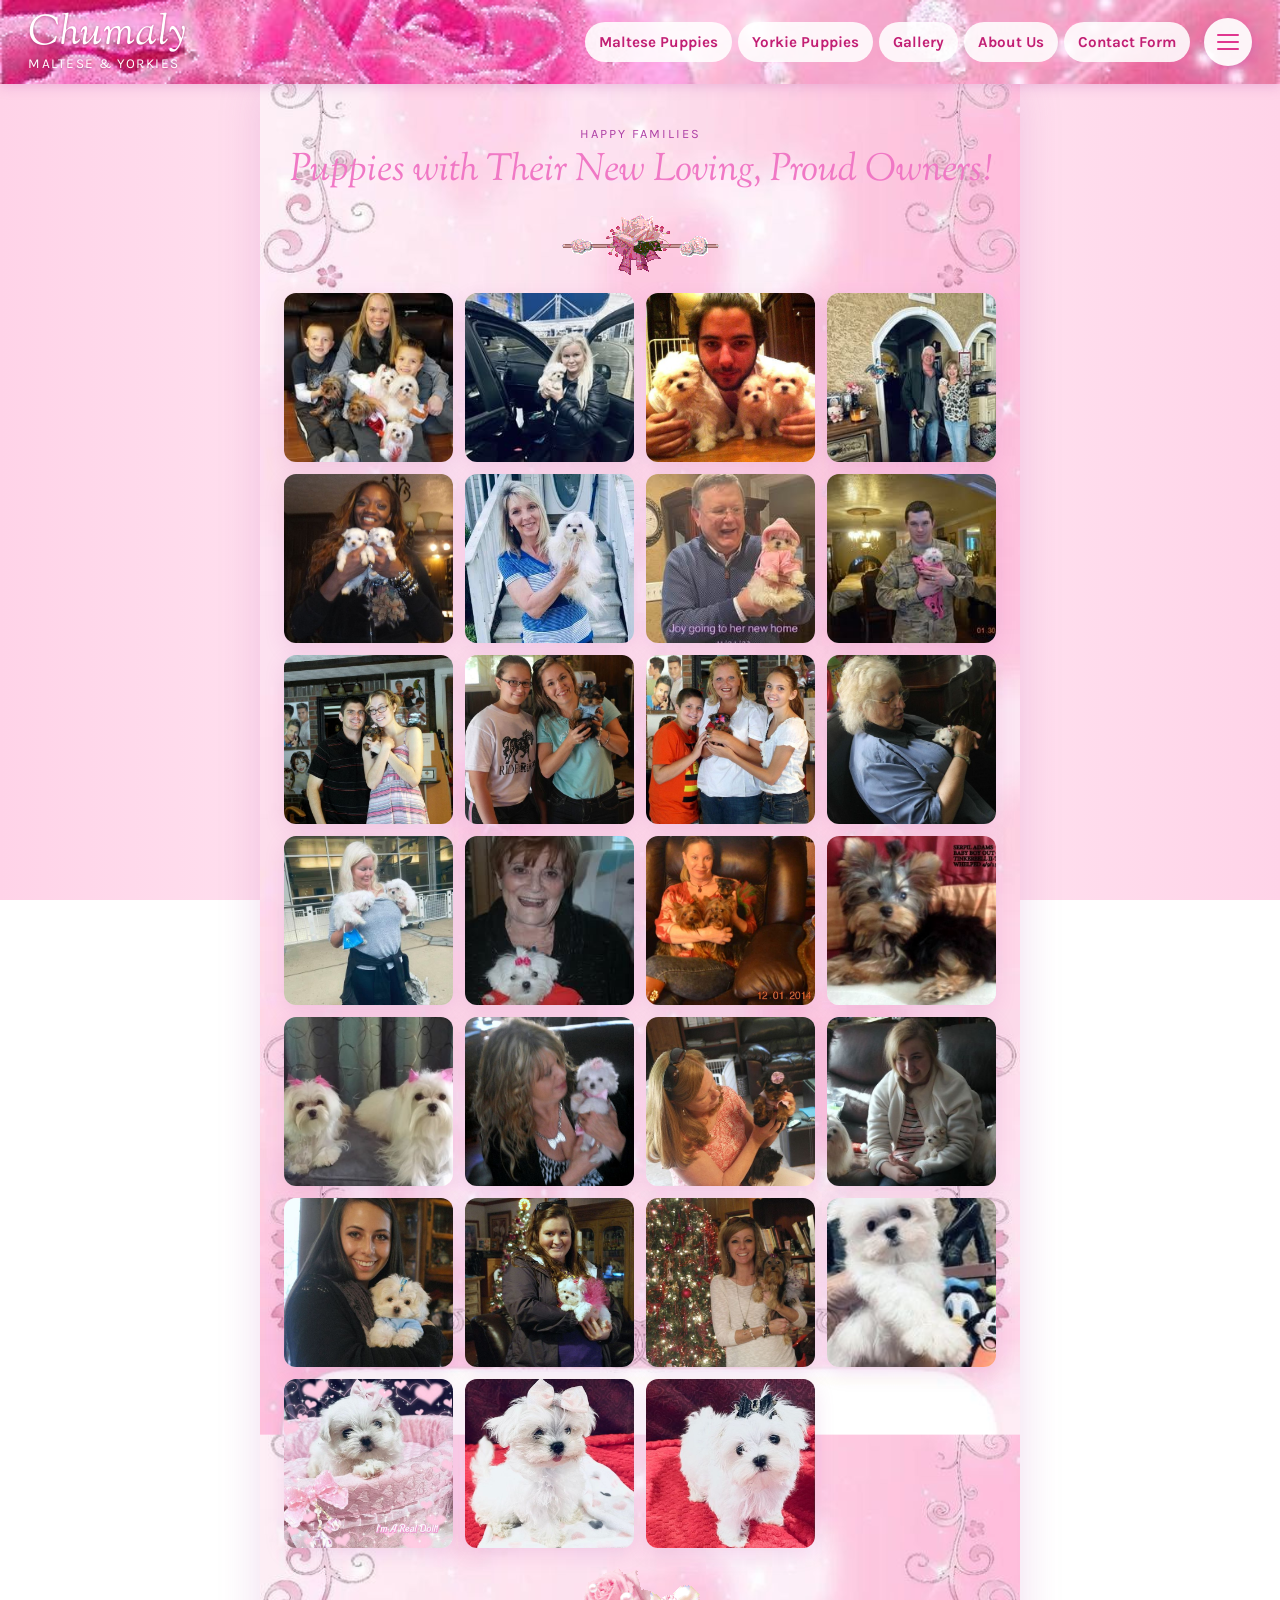
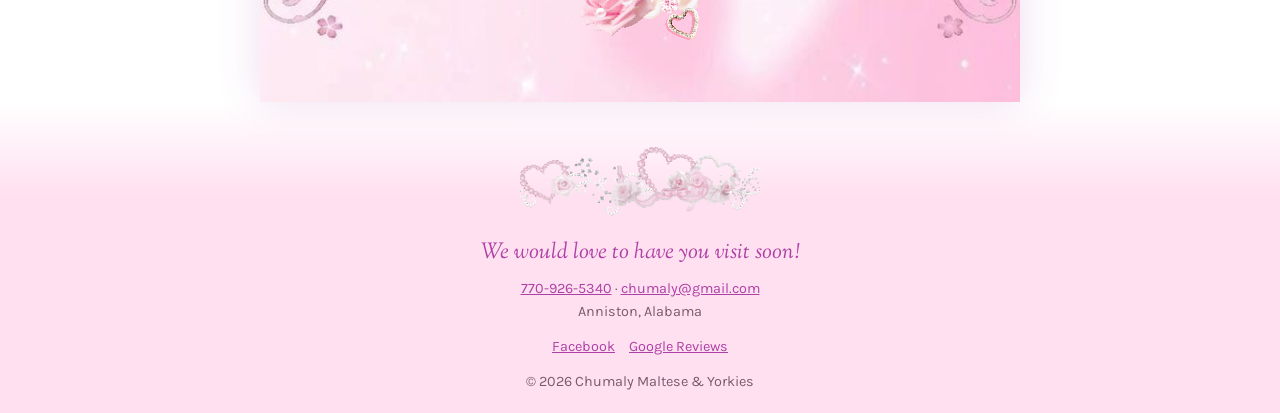
<file: site/pups-sold.html>
<!DOCTYPE html>
<html lang="en">
<head>
  <meta charset="utf-8">
  <meta name="viewport" content="width=device-width, initial-scale=1, viewport-fit=cover">
  <title>Pups Sold | Chumaly Maltese &amp; Yorkies</title>
  <meta name="description" content="Chumaly puppies with their new loving, proud owners.">
  <meta name="theme-color" content="#f078c5">
  <meta property="og:site_name" content="Chumaly Maltese &amp; Yorkies">
  <meta property="og:title" content="Pups Sold | Chumaly">
  <meta property="og:description" content="Chumaly puppies with their new loving, proud owners.">
  <meta property="og:image" content="design/557479128-10239213524898140-36556539784583854-n.jpg">
  <link rel="icon" href="design/favicon.svg" type="image/svg+xml">
  <link rel="preconnect" href="https://fonts.googleapis.com">
  <link rel="preconnect" href="https://fonts.gstatic.com" crossorigin>
  <link href="https://fonts.googleapis.com/css2?family=Karla:wght@400;700&family=Sorts+Mill+Goudy:ital@0;1&display=swap" rel="stylesheet">
  <link rel="stylesheet" href="css/style.css">
  <script src="js/site.js" defer></script>
</head>
<body>
<main id="main">
<section class="section">
  <span class="eyebrow">Happy families</span>
  <h1>Puppies with Their New Loving, Proud Owners!</h1>
  <div class="center"><img class="divider" src="design/published/28ecf0e1335eb5a95fed6835cdaee6b0.gif" alt="" width="157" height="61" loading="lazy"></div>
<ul class="photo-grid" data-content="sold"></ul>
  <div class="center"><img class="divider" src="design/published/fc08de488d682b4d77d59a0b5be554e9.gif" alt="" width="128" height="78" loading="lazy"></div>
</section>
</main>
</body>
</html>
</file>
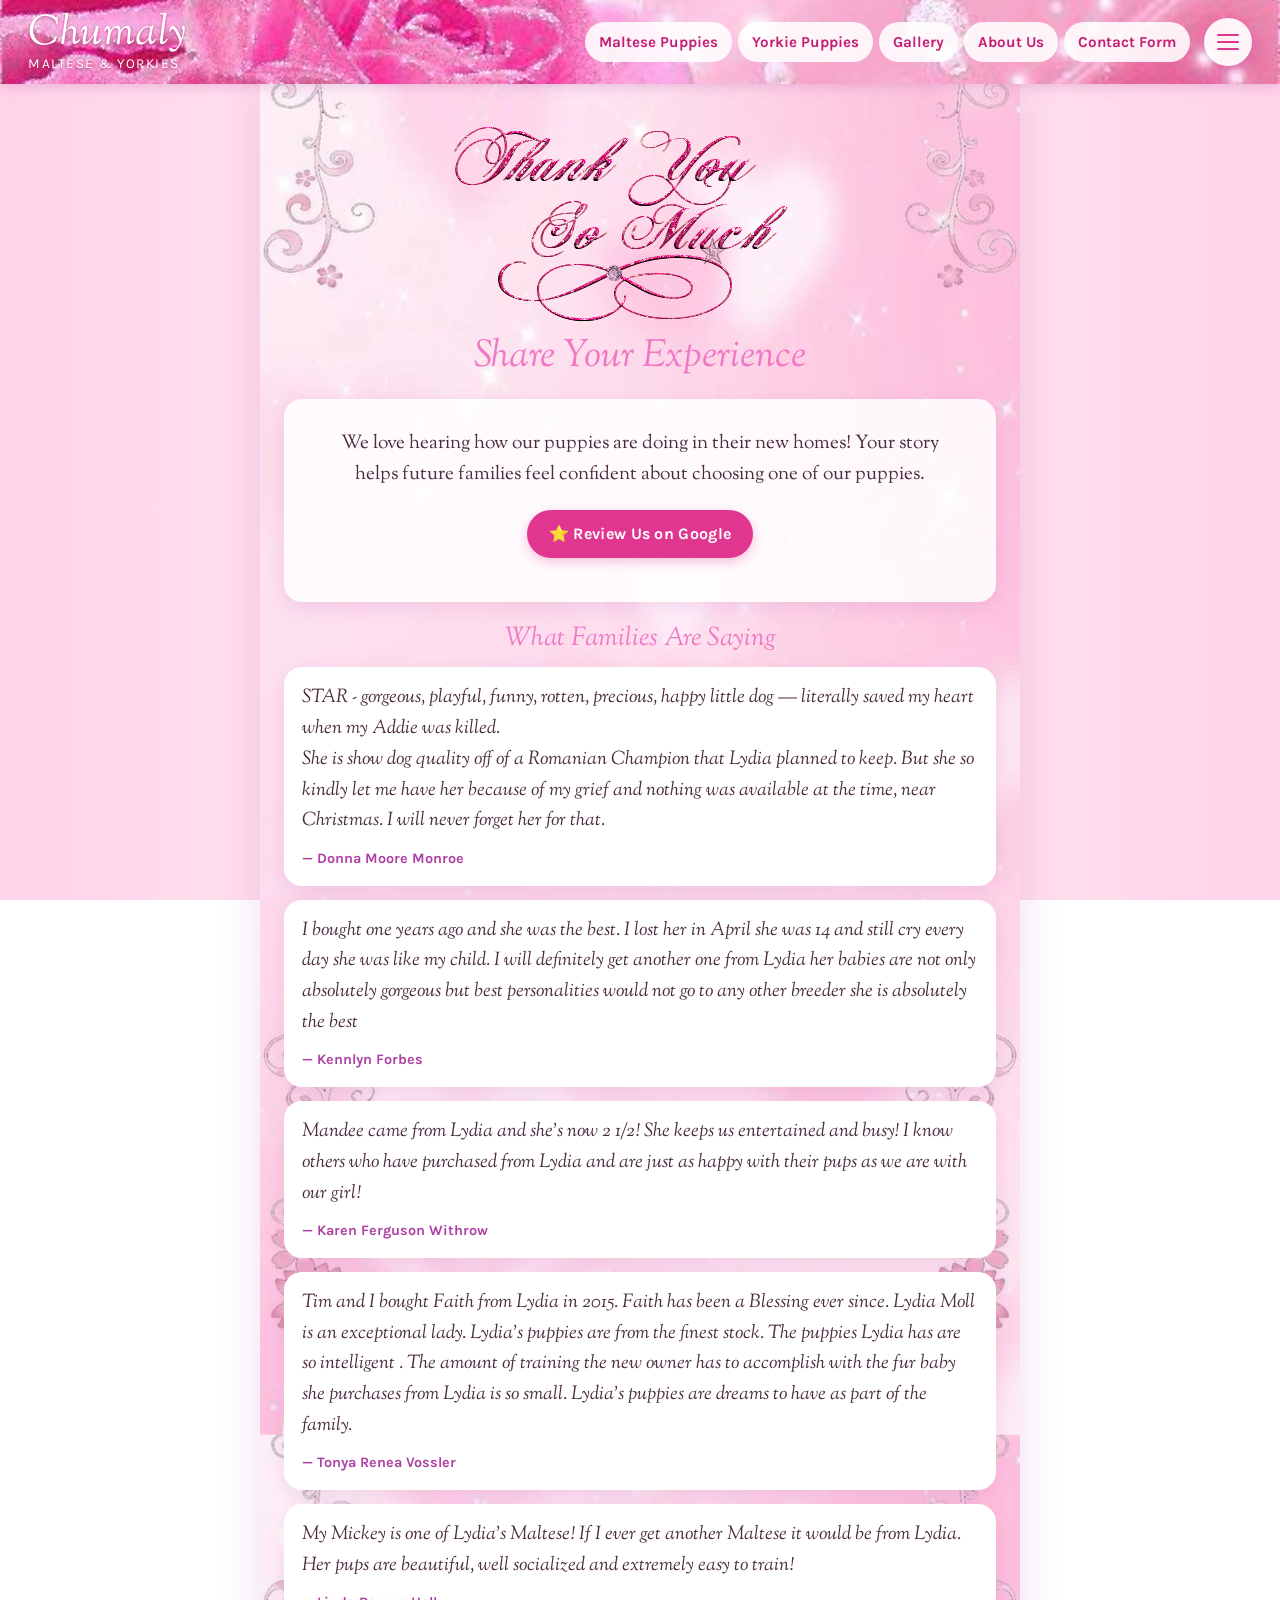
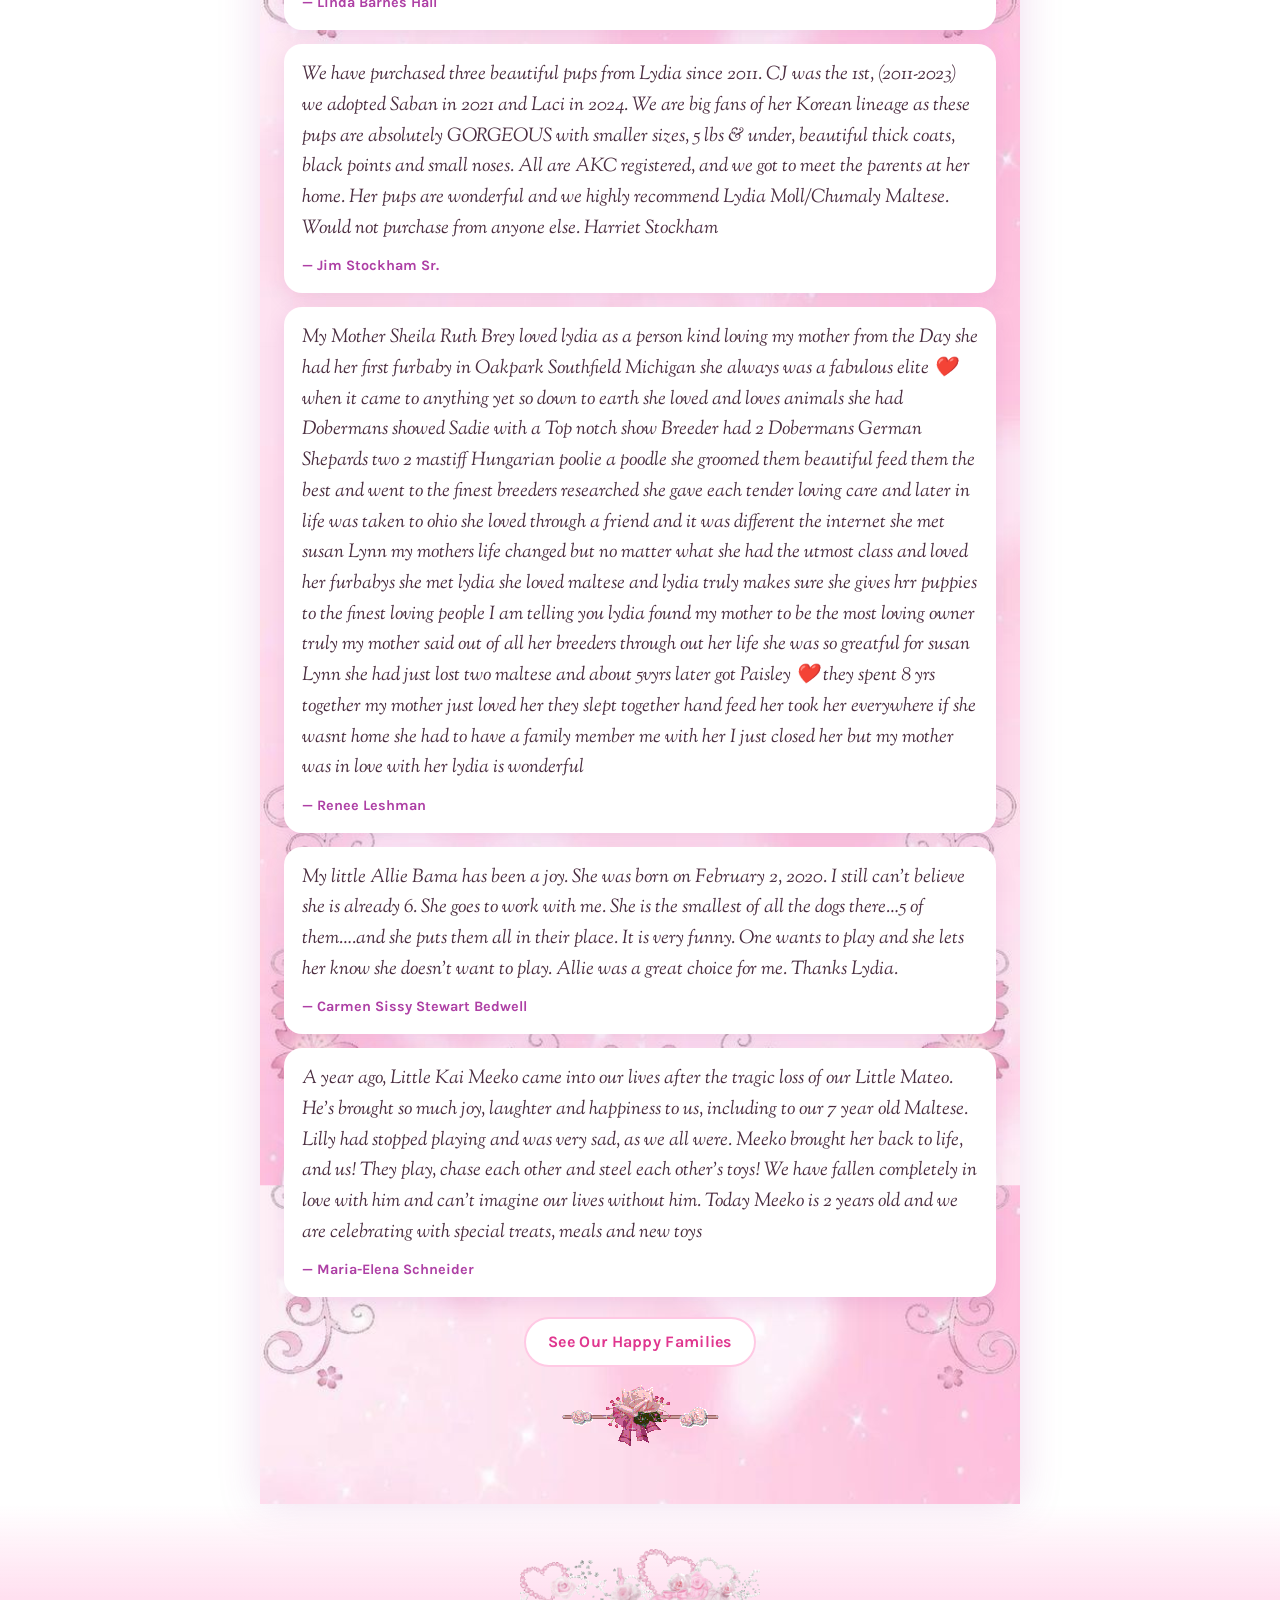
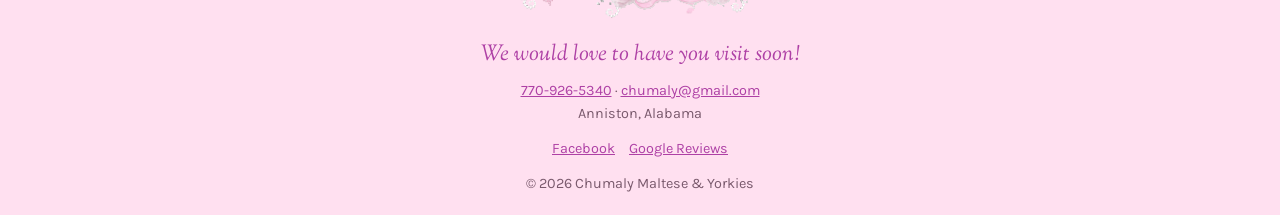
<file: site/testimonial.html>
<!DOCTYPE html>
<html lang="en">
<head>
  <meta charset="utf-8">
  <meta name="viewport" content="width=device-width, initial-scale=1, viewport-fit=cover">
  <title>Reviews | Chumaly Maltese &amp; Yorkies</title>
  <meta name="description" content="Share your experience with your Chumaly puppy — review us on Google.">
  <meta name="theme-color" content="#f078c5">
  <meta property="og:site_name" content="Chumaly Maltese &amp; Yorkies">
  <meta property="og:title" content="Reviews | Chumaly">
  <meta property="og:description" content="Share your experience with your Chumaly puppy — review us on Google.">
  <meta property="og:image" content="design/jiin-baby-boy-tes-yea-081419.jpg">
  <link rel="icon" href="design/favicon.svg" type="image/svg+xml">
  <link rel="preconnect" href="https://fonts.googleapis.com">
  <link rel="preconnect" href="https://fonts.gstatic.com" crossorigin>
  <link href="https://fonts.googleapis.com/css2?family=Karla:wght@400;700&family=Sorts+Mill+Goudy:ital@0;1&display=swap" rel="stylesheet">
  <link rel="stylesheet" href="css/style.css">
  <script src="js/site.js" defer></script>
</head>
<body>
<main id="main">
<section class="section center">
  <img class="welcome-img" src="design/39f09d8f569da45ff7e0b243d336cd2f.gif" alt="Thank you so much" width="400" height="200">
  <h1>Share Your Experience</h1>
  <div class="panel">
    <p>We love hearing how our puppies are doing in their new homes! Your story helps future families feel confident about choosing one of our puppies.</p>
    <div class="btn-row">
      <a class="btn" href="https://g.page/r/CdJqMfRum3lNEBM/review" target="_blank" rel="noopener">⭐ Review Us on Google</a>
    </div>
  </div>
  <h2>What Families Are Saying</h2>
  <div class="reviews" data-content="reviews"></div>
  <script src="https://elfsightcdn.com/platform.js" async></script>
  <div class="elfsight-app-cbb3034d-64e0-4a53-a006-d62cd14a9e7f" data-elfsight-app-lazy></div>
  <div class="btn-row"><a class="btn btn-soft" href="pups-sold.html">See Our Happy Families</a></div>
  <img class="divider" src="design/published/28ecf0e1335eb5a95fed6835cdaee6b0.gif" alt="" width="157" height="61" loading="lazy">
</section>
</main>
</body>
</html>
</file>
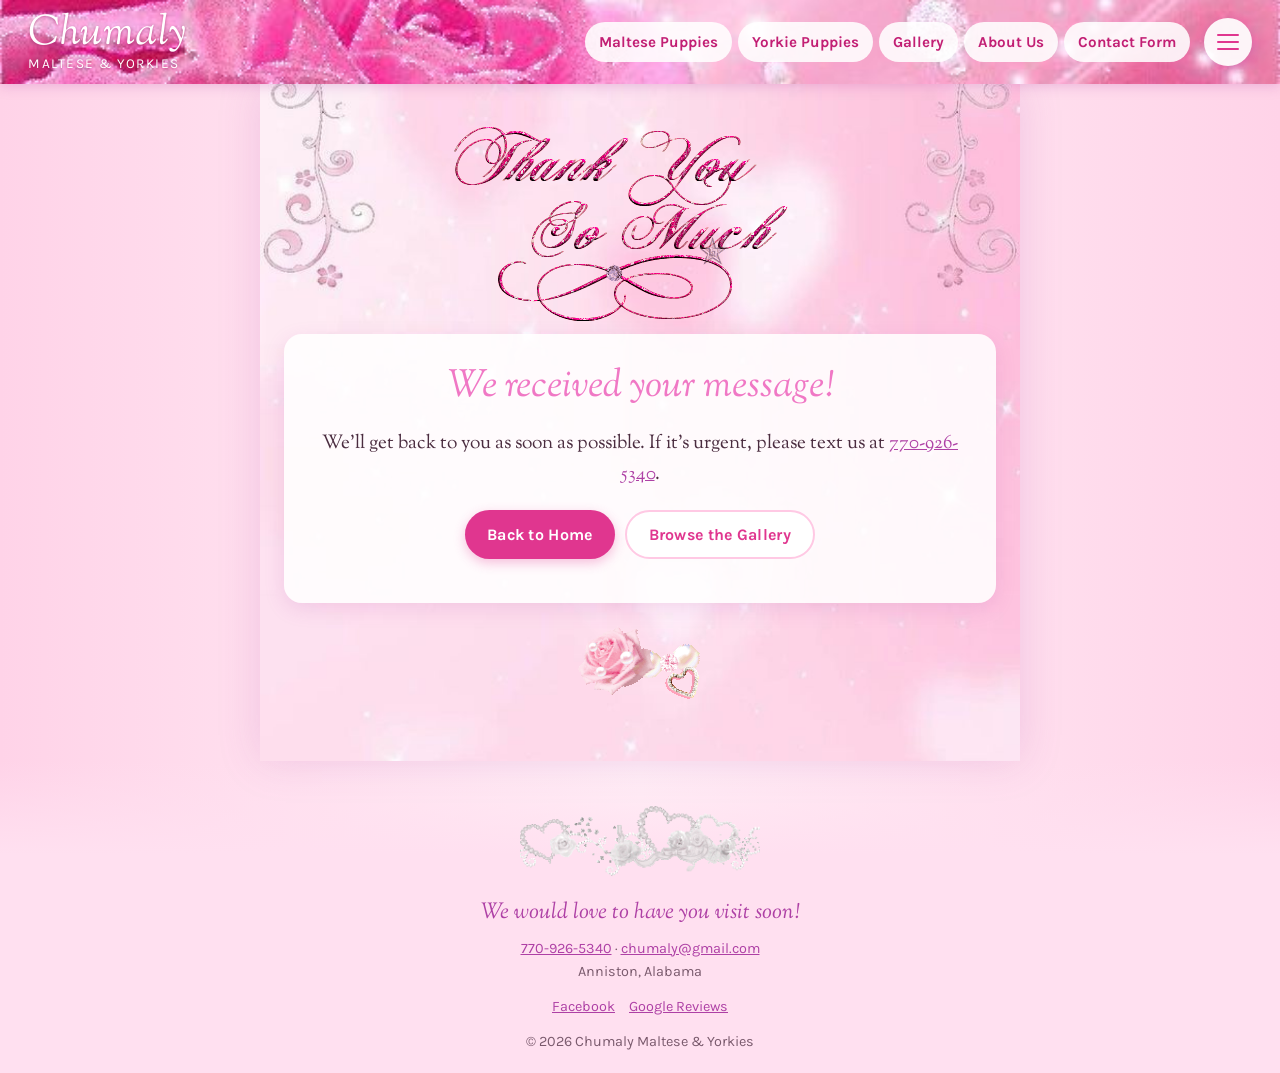
<file: site/thank-you.html>
<!DOCTYPE html>
<html lang="en">
<head>
  <meta charset="utf-8">
  <meta name="viewport" content="width=device-width, initial-scale=1, viewport-fit=cover">
  <title>Thank You | Chumaly Maltese &amp; Yorkies</title>
  <meta name="description" content="Thank you for contacting Chumaly.">
  <meta name="theme-color" content="#f078c5">
  <meta property="og:site_name" content="Chumaly Maltese &amp; Yorkies">
  <meta property="og:title" content="Thank You | Chumaly">
  <meta property="og:description" content="Thank you for contacting Chumaly.">
  <meta property="og:image" content="design/jiin-baby-boy-tes-yea-081419.jpg">
  <link rel="icon" href="design/favicon.svg" type="image/svg+xml">
  <link rel="preconnect" href="https://fonts.googleapis.com">
  <link rel="preconnect" href="https://fonts.gstatic.com" crossorigin>
  <link href="https://fonts.googleapis.com/css2?family=Karla:wght@400;700&family=Sorts+Mill+Goudy:ital@0;1&display=swap" rel="stylesheet">
  <link rel="stylesheet" href="css/style.css">
  <script src="js/site.js" defer></script>
</head>
<body>
<main id="main">
<section class="section center">
  <img class="welcome-img" src="design/39f09d8f569da45ff7e0b243d336cd2f.gif" alt="Thank you so much" width="400" height="200">
  <div class="panel">
    <h1>We received your message!</h1>
    <p>We'll get back to you as soon as possible. If it's urgent, please text us at <a href="sms:+17709265340">770-926-5340</a>.</p>
    <div class="btn-row"><a class="btn" href="index.html">Back to Home</a><a class="btn btn-soft" href="gallery.html">Browse the Gallery</a></div>
  </div>
  <img class="divider" src="design/published/fc08de488d682b4d77d59a0b5be554e9.gif" alt="" width="128" height="78" loading="lazy">
</section>
</main>
</body>
</html>
</file>
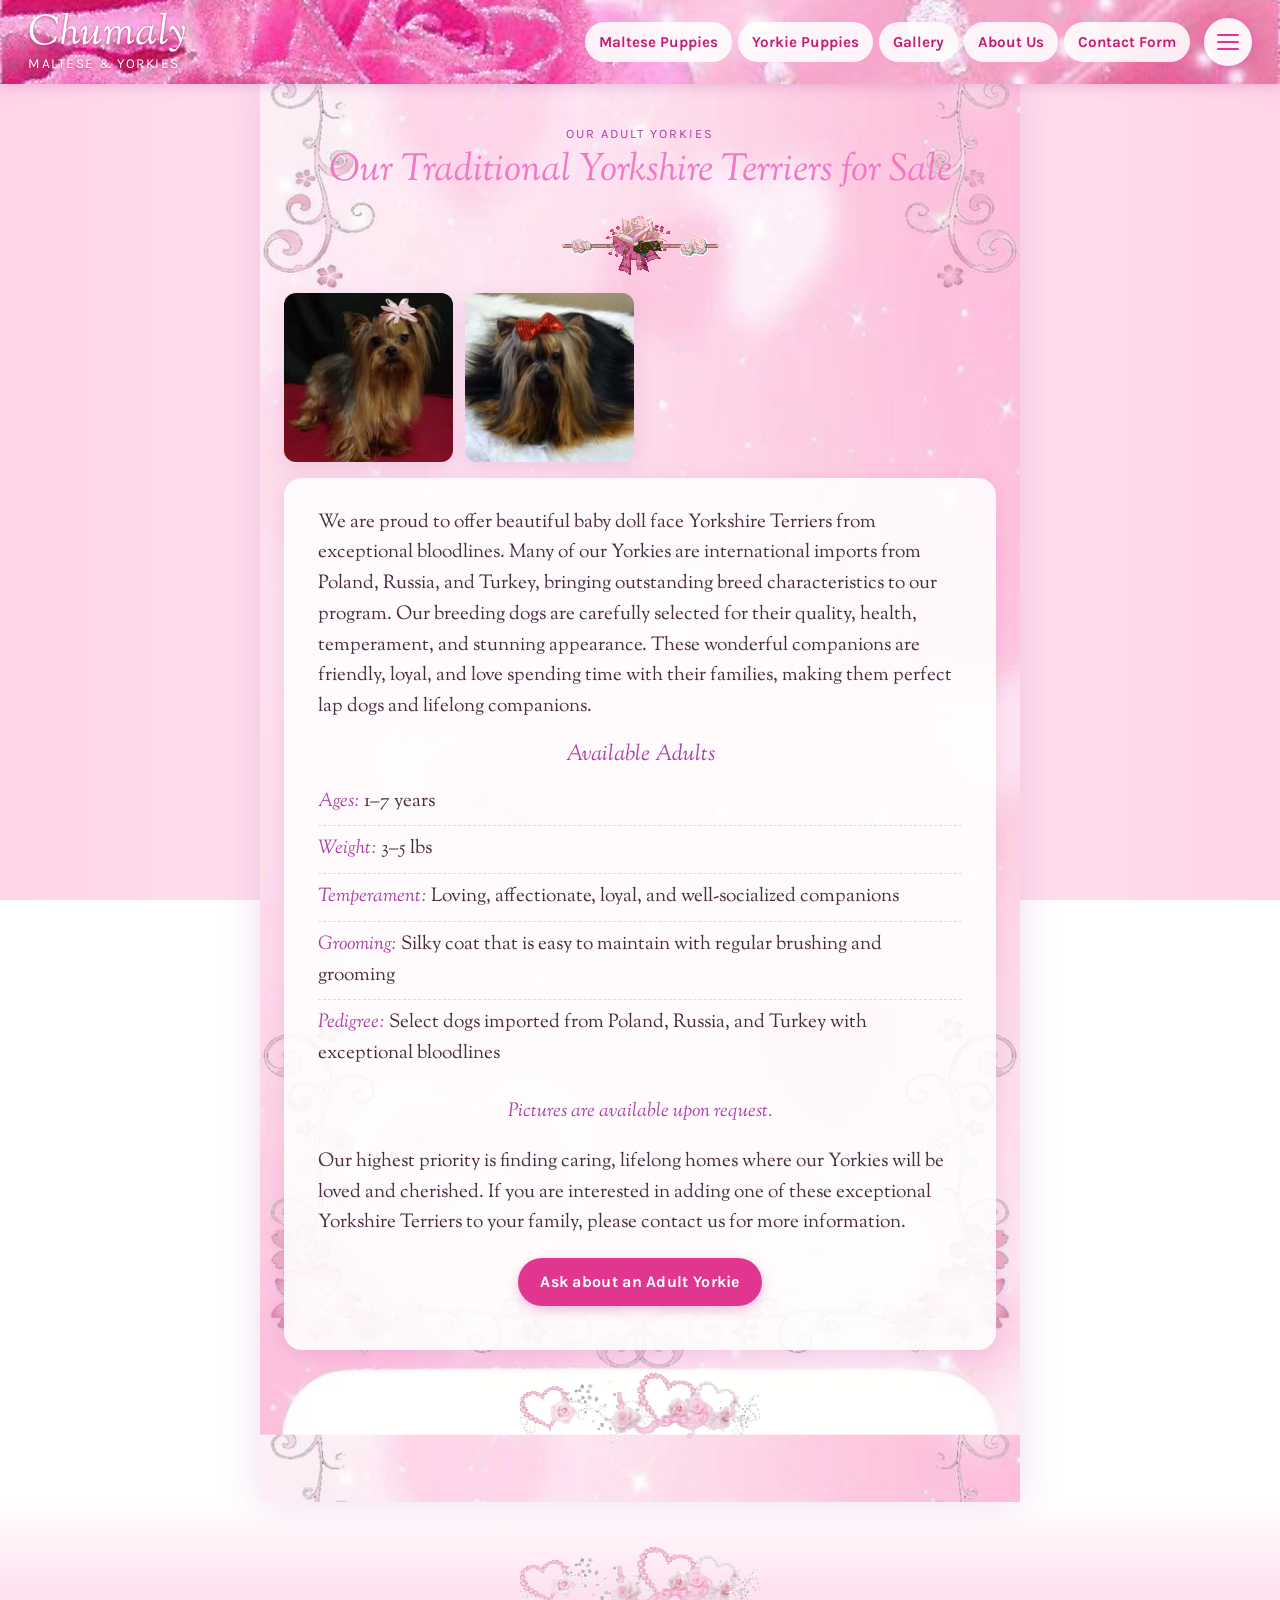
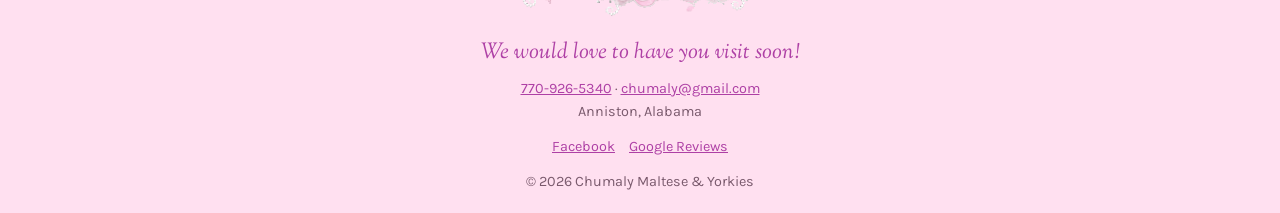
<file: site/yorkie-adults.html>
<!DOCTYPE html>
<html lang="en">
<head>
  <meta charset="utf-8">
  <meta name="viewport" content="width=device-width, initial-scale=1, viewport-fit=cover">
  <title>Yorkie Adults | Chumaly Maltese &amp; Yorkies</title>
  <meta name="description" content="Baby doll face Yorkshire Terriers from exceptional international bloodlines, looking for loving lifelong homes.">
  <meta name="theme-color" content="#f078c5">
  <meta property="og:site_name" content="Chumaly Maltese &amp; Yorkies">
  <meta property="og:title" content="Yorkie Adults | Chumaly">
  <meta property="og:description" content="Baby doll face Yorkshire Terriers from exceptional international bloodlines, looking for loving lifelong homes.">
  <meta property="og:image" content="design/published/471463675-10235540531755607-6397753610116016302-n.jpg">
  <link rel="icon" href="design/favicon.svg" type="image/svg+xml">
  <link rel="preconnect" href="https://fonts.googleapis.com">
  <link rel="preconnect" href="https://fonts.gstatic.com" crossorigin>
  <link href="https://fonts.googleapis.com/css2?family=Karla:wght@400;700&family=Sorts+Mill+Goudy:ital@0;1&display=swap" rel="stylesheet">
  <link rel="stylesheet" href="css/style.css">
  <script src="js/site.js" defer></script>
</head>
<body>
<main id="main">
<section class="section">
  <span class="eyebrow">Our Adult Yorkies</span>
  <h1>Our Traditional Yorkshire Terriers for Sale</h1>
  <div class="center"><img class="divider" src="design/published/28ecf0e1335eb5a95fed6835cdaee6b0.gif" alt="" width="157" height="61" loading="lazy"></div>
<ul class="photo-grid ">
  <li><figure style="margin:0"><a href="design/published/471463675-10235540531755607-6397753610116016302-n.jpg" data-lightbox="yorkie-adults"><img src="thumbs/published/471463675-10235540531755607-6397753610116016302-n.jpg" alt="Adult Yorkshire Terrier" loading="lazy" width="400" height="400"></a></figure></li>
  <li><figure style="margin:0"><a href="design/published/468204930-10235303366146615-7728326377075858687-n.jpg" data-lightbox="yorkie-adults"><img src="thumbs/published/468204930-10235303366146615-7728326377075858687-n.jpg" alt="Adult Yorkshire Terrier" loading="lazy" width="400" height="400"></a></figure></li>
</ul>
  <div class="panel">
    <p>We are proud to offer beautiful baby doll face Yorkshire Terriers from exceptional bloodlines. Many of our Yorkies are international imports from Poland, Russia, and Turkey, bringing outstanding breed characteristics to our program. Our breeding dogs are carefully selected for their quality, health, temperament, and stunning appearance. These wonderful companions are friendly, loyal, and love spending time with their families, making them perfect lap dogs and lifelong companions.</p>
    <h3>Available Adults</h3>
    <ul class="traits">
      <li><strong>Ages:</strong> 1–7 years</li>
      <li><strong>Weight:</strong> 3–5 lbs</li>
      <li><strong>Temperament:</strong> Loving, affectionate, loyal, and well-socialized companions</li>
      <li><strong>Grooming:</strong> Silky coat that is easy to maintain with regular brushing and grooming</li>
      <li><strong>Pedigree:</strong> Select dogs imported from Poland, Russia, and Turkey with exceptional bloodlines</li>
    </ul>
    <p class="note">Pictures are available upon request.</p>
    <p>Our highest priority is finding caring, lifelong homes where our Yorkies will be loved and cherished. If you are interested in adding one of these exceptional Yorkshire Terriers to your family, please contact us for more information.</p>
    <div class="btn-row"><a class="btn" href="contact-form.html?puppy=Adult%20Yorkie&amp;breed=Yorkie">Ask about an Adult Yorkie</a></div>
  </div>
  <div class="center"><img class="divider" src="design/published/f995273f026e454365101e25b327d744.gif" alt="" width="255" height="76" loading="lazy"></div>
</section>
</main>
</body>
</html>
</file>
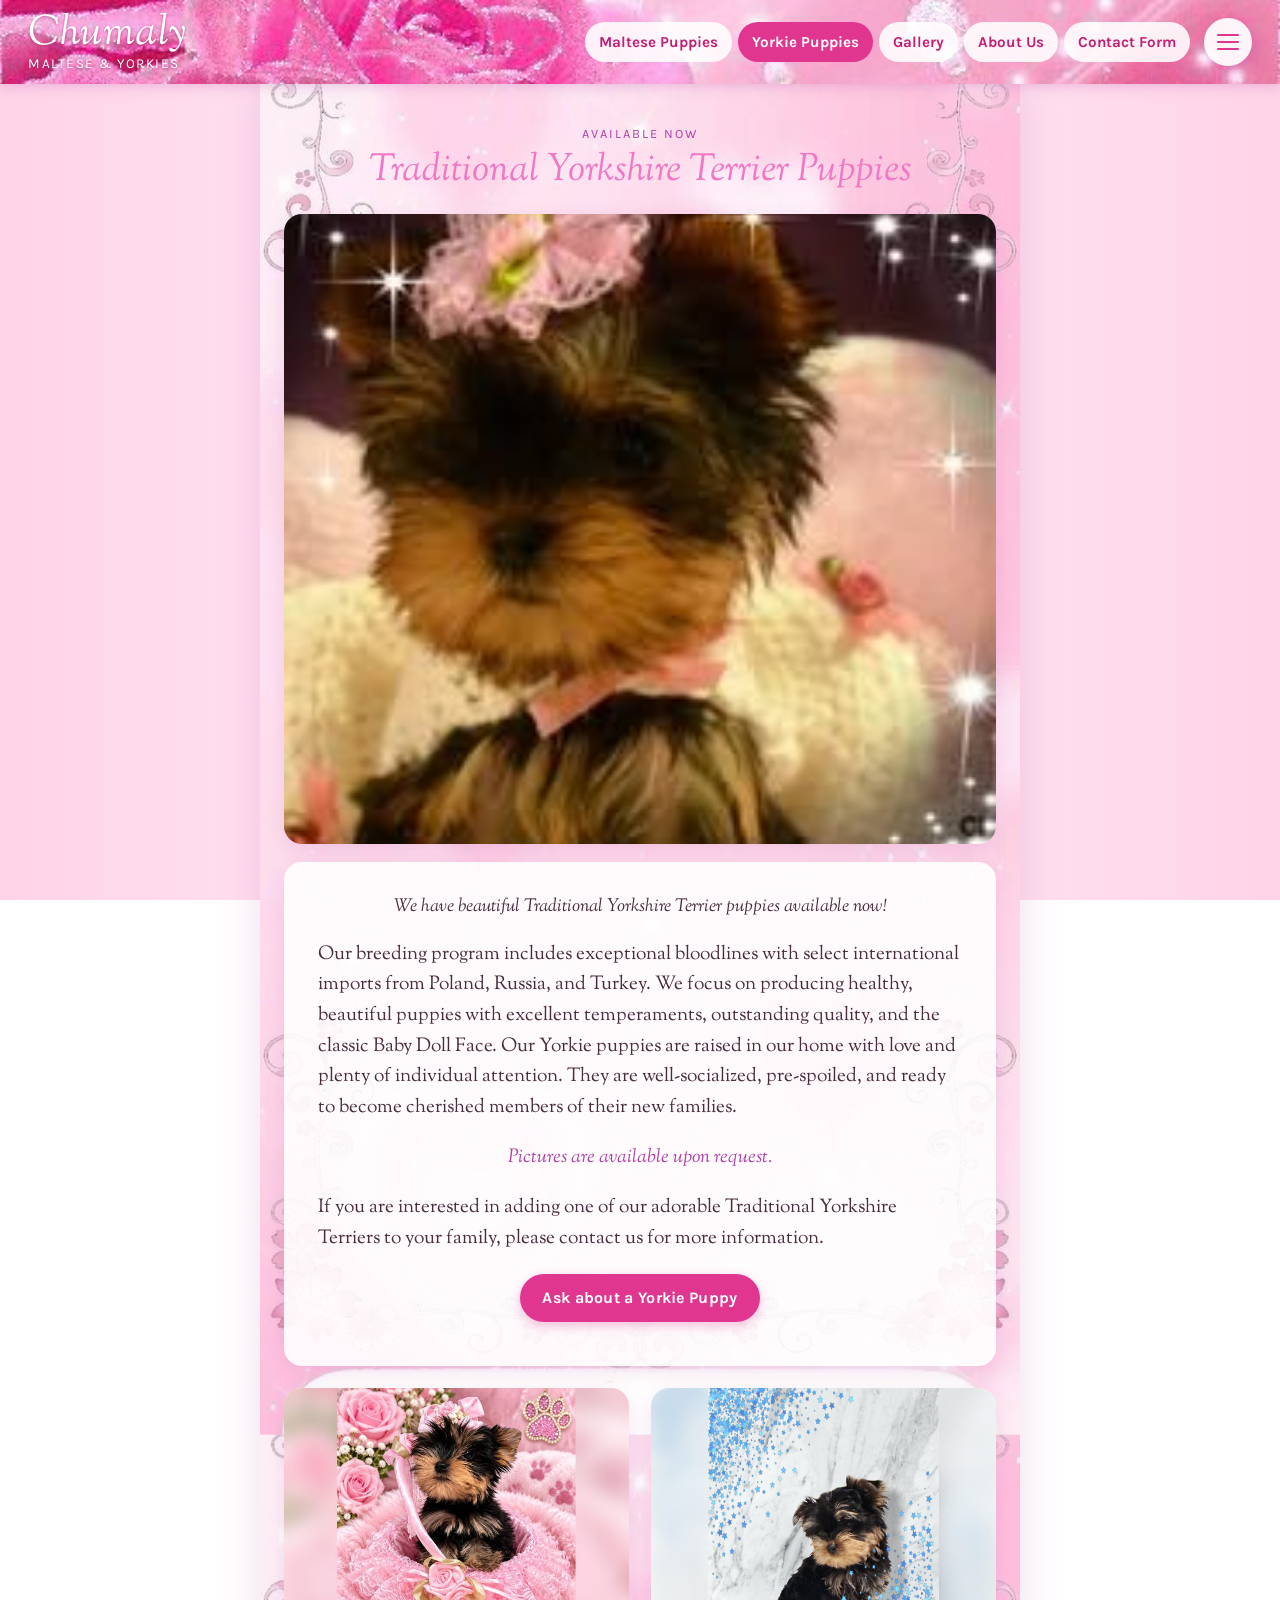
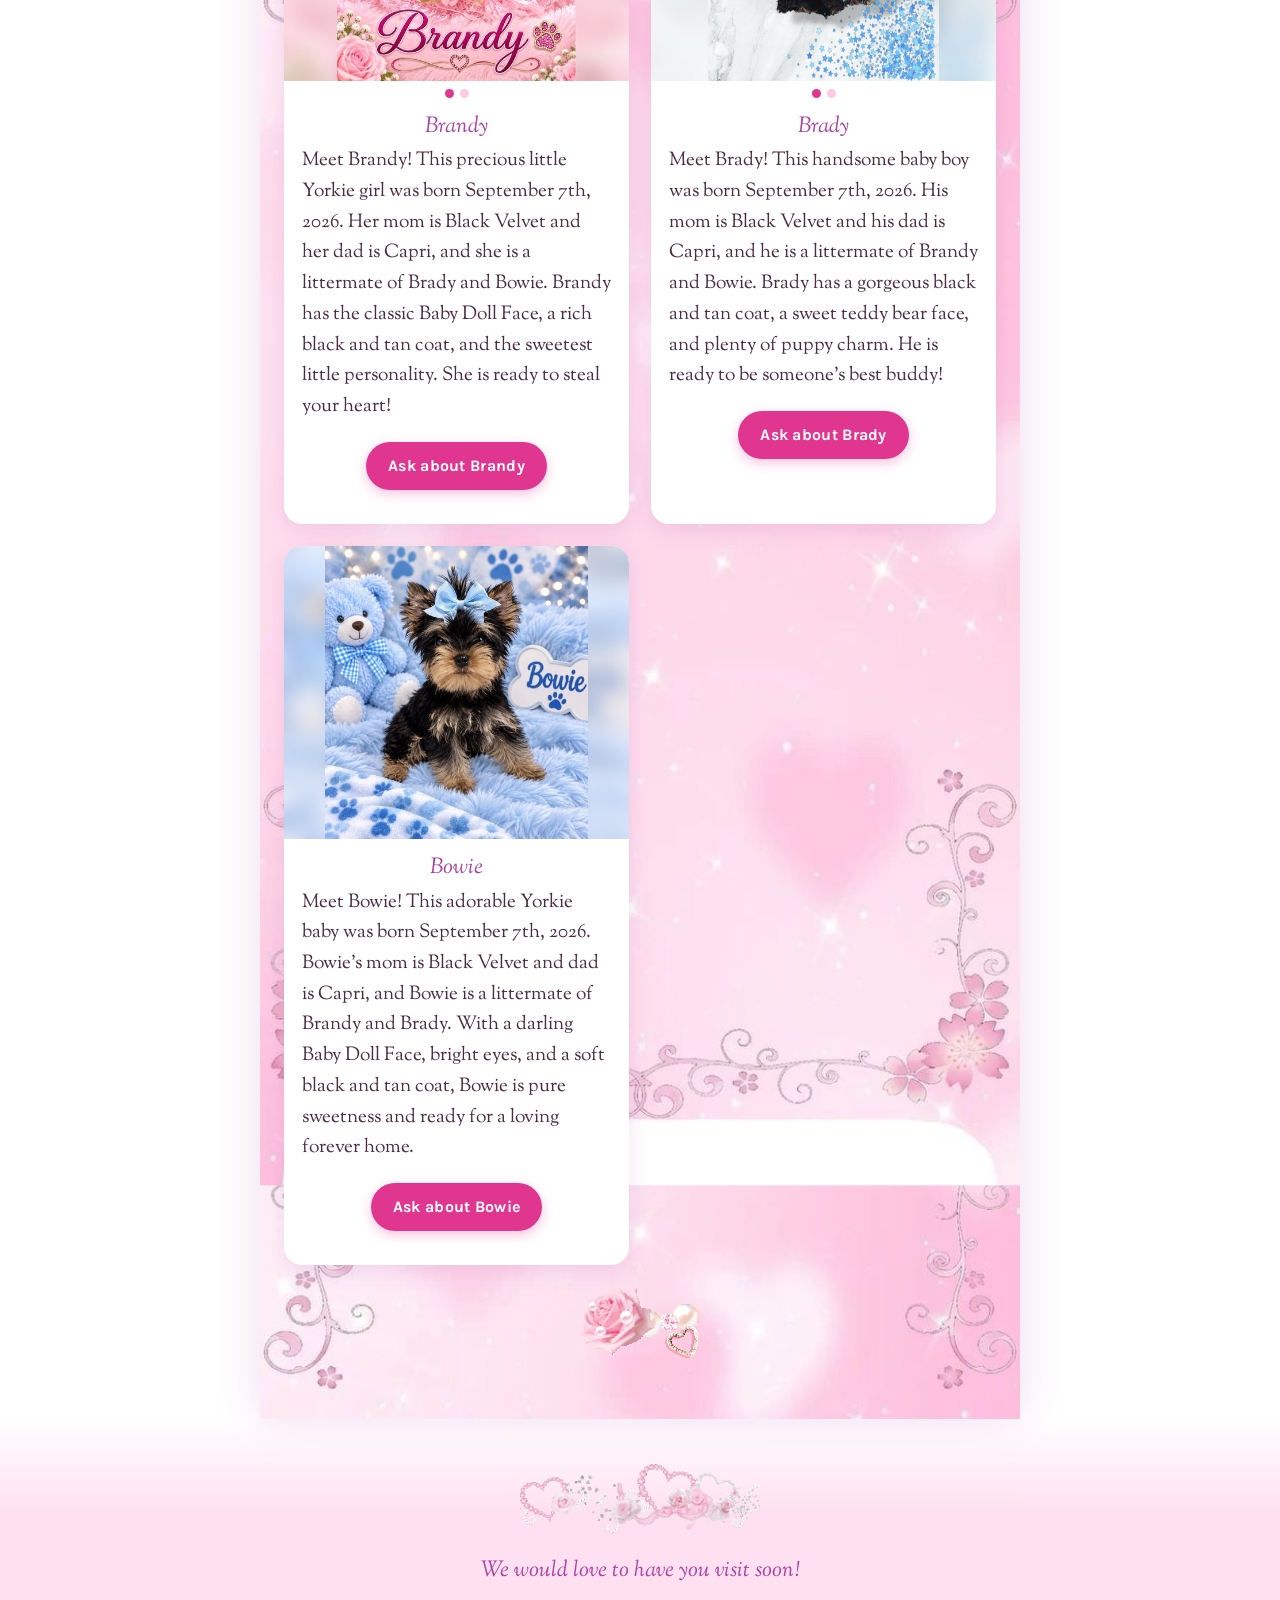
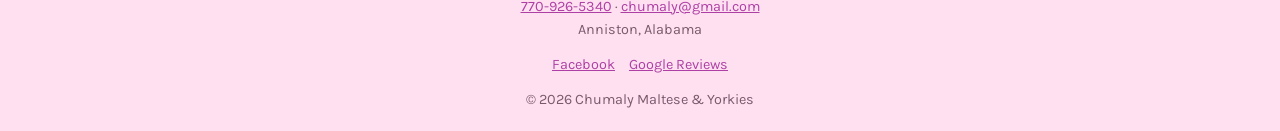
<file: site/yorkie-puppies.html>
<!DOCTYPE html>
<html lang="en">
<head>
  <meta charset="utf-8">
  <meta name="viewport" content="width=device-width, initial-scale=1, viewport-fit=cover">
  <title>Yorkie Puppies | Chumaly Maltese &amp; Yorkies</title>
  <meta name="description" content="Traditional Yorkshire Terrier puppies with the classic Baby Doll Face, from international bloodlines.">
  <meta name="theme-color" content="#f078c5">
  <meta property="og:site_name" content="Chumaly Maltese &amp; Yorkies">
  <meta property="og:title" content="Yorkie Puppies | Chumaly">
  <meta property="og:description" content="Traditional Yorkshire Terrier puppies with the classic Baby Doll Face, from international bloodlines.">
  <meta property="og:image" content="design/50571611-10218230301730675-4624571581740351488-n.jpg">
  <link rel="icon" href="design/favicon.svg" type="image/svg+xml">
  <link rel="preconnect" href="https://fonts.googleapis.com">
  <link rel="preconnect" href="https://fonts.gstatic.com" crossorigin>
  <link href="https://fonts.googleapis.com/css2?family=Karla:wght@400;700&family=Sorts+Mill+Goudy:ital@0;1&display=swap" rel="stylesheet">
  <link rel="stylesheet" href="css/style.css">
  <script src="js/site.js" defer></script>
</head>
<body>
<main id="main">
<section class="section">
  <span class="eyebrow">Available now</span>
  <h1>Traditional Yorkshire Terrier Puppies</h1>
  <a href="design/50571611-10218230301730675-4624571581740351488-n.jpg" data-lightbox="hero"><img class="hero-img" src="design/50571611-10218230301730675-4624571581740351488-n.jpg" alt="Yorkshire Terrier puppy" width="800" height="800"></a>
  <div class="panel">
    <p class="lead">We have beautiful Traditional Yorkshire Terrier puppies available now!</p>
    <p>Our breeding program includes exceptional bloodlines with select international imports from Poland, Russia, and Turkey. We focus on producing healthy, beautiful puppies with excellent temperaments, outstanding quality, and the classic Baby Doll Face. Our Yorkie puppies are raised in our home with love and plenty of individual attention. They are well-socialized, pre-spoiled, and ready to become cherished members of their new families.</p>
    <p class="note">Pictures are available upon request.</p>
    <p>If you are interested in adding one of our adorable Traditional Yorkshire Terriers to your family, please contact us for more information.</p>
    <div class="btn-row"><a class="btn" href="contact-form.html?puppy=Yorkie%20Puppy&amp;breed=Yorkie">Ask about a Yorkie Puppy</a></div>
  </div>
  <div class="cards" data-content="puppies" data-src="puppies-yorkie" data-breed="Yorkie"></div>
  <div class="center"><img class="divider" src="design/published/fc08de488d682b4d77d59a0b5be554e9.gif" alt="" width="128" height="78" loading="lazy"></div>
</section>
</main>
</body>
</html>
</file>
<file: site/css/style.css>
/* =========================================================
   Chumaly Maltese & Yorkies — site styles
   Mobile-first: base styles are for phones; wider screens
   are handled in the media queries at the bottom.
   ========================================================= */

:root {
  --pink: #f078c5;        /* signature heading pink (from original site) */
  --plum: #ae40a5;        /* accent purple-pink (from original site) */
  --rose: #e0368f;        /* buttons */
  --rose-dark: #c21f74;
  --blush: #fff3f9;       /* page background */
  --petal: #ffe0f0;       /* soft panels */
  --petal-2: #ffc9e4;
  --ink: #4a2c3f;         /* body text */
  --ink-soft: #7a5a6d;
  --white: #fff;
  --radius: 18px;
  --shadow: 0 6px 20px rgba(174, 64, 165, .15);
  --header-h: 64px;
  --actionbar-h: 62px;
  --serif: "Sorts Mill Goudy", Georgia, "Times New Roman", serif;
  --sans: "Karla", system-ui, -apple-system, "Segoe UI", Roboto, sans-serif;
}

*, *::before, *::after { box-sizing: border-box; }

html { -webkit-text-size-adjust: 100%; scroll-behavior: smooth; }

body {
  margin: 0;
  font-family: var(--serif);
  font-size: 1.125rem;
  line-height: 1.6;
  color: var(--ink);
  background: var(--blush) url("../design/background-images/1143959384.jpg") center top / 100% auto repeat-y;
  padding-bottom: calc(var(--actionbar-h) + env(safe-area-inset-bottom));
}

img { max-width: 100%; height: auto; display: block; }

a { color: var(--plum); }

h1, h2, h3 {
  font-family: var(--serif);
  font-style: italic;
  font-weight: 400;
  color: var(--pink);
  line-height: 1.2;
  margin: 0 0 .5em;
  text-align: center;
}
h1 { font-size: 2rem; }
h2 { font-size: 1.6rem; }
h3 { font-size: 1.35rem; color: var(--plum); }

p { margin: 0 0 1em; }

.skip-link {
  position: absolute; left: -999px; top: 0;
  background: var(--white); padding: .5em 1em; z-index: 200;
}
.skip-link:focus { left: 8px; top: 8px; }

/* ---------- Header ---------- */
.site-header {
  position: sticky; top: 0; z-index: 50;
  height: var(--header-h);
  display: flex; align-items: center; justify-content: space-between;
  padding: 0 12px 0 16px;
  background: #f7a8cf url("../design/header-roses.jpg") center / cover no-repeat;
  box-shadow: 0 2px 12px rgba(174, 64, 165, .25);
}
.logo {
  text-decoration: none; color: var(--white);
  text-shadow: 0 1px 3px rgba(150, 20, 90, .6), 0 0 12px rgba(255, 255, 255, .4);
  line-height: 1.05;
}
.logo-name { display: block; font-style: italic; font-size: 1.9rem; letter-spacing: .5px; }
.logo-tag { display: block; font-family: var(--sans); font-size: .72rem; letter-spacing: 1.5px; text-transform: uppercase; }

.menu-btn {
  width: 48px; height: 48px;
  border: 0; border-radius: 50%;
  background: rgba(255, 255, 255, .92);
  box-shadow: 0 2px 8px rgba(174, 64, 165, .3);
  display: grid; place-items: center;
  cursor: pointer;
  -webkit-tap-highlight-color: transparent;
}
.menu-btn span, .menu-btn span::before, .menu-btn span::after {
  content: ""; display: block;
  width: 22px; height: 2.5px; border-radius: 2px;
  background: var(--rose);
  position: relative;
}
.menu-btn span::before { position: absolute; top: -7px; }
.menu-btn span::after { position: absolute; top: 7px; }

/* Text links across the header — computers only */
.top-links { display: none; }
@media (min-width: 960px) {
  .top-links { display: flex; gap: 6px; margin-left: auto; margin-right: 14px; }
  .top-links a {
    padding: 8px 14px; border-radius: 999px;
    background: rgba(255, 255, 255, .88); color: var(--rose-dark);
    font-family: var(--sans); font-weight: 700; font-size: .95rem; text-decoration: none;
  }
  .top-links a:hover, .top-links a[aria-current="page"] { background: var(--rose); color: var(--white); }
}

/* ---------- Photo menu (hamburger drawer) ---------- */
.menu {
  position: fixed; inset: 0; z-index: 100;
  background: var(--blush);
  overflow-y: auto; overscroll-behavior: contain;
  transform: translateX(100%);
  visibility: hidden;
  transition: transform .3s ease, visibility 0s linear .3s;
  padding: 0 16px calc(24px + env(safe-area-inset-bottom));
}
.menu.open { transform: none; visibility: visible; transition: transform .3s ease; }
body.menu-open { overflow: hidden; }

.menu-top {
  position: sticky; top: 0; z-index: 1;
  display: flex; align-items: center; justify-content: space-between;
  height: var(--header-h);
  margin: 0 -16px 8px; padding: 0 12px 0 16px;
  background: #f7a8cf url("../design/header-roses.jpg") center / cover no-repeat;
}
.menu-top .logo-name { font-size: 1.6rem; }
.menu-close {
  width: 48px; height: 48px; border: 0; border-radius: 50%;
  background: rgba(255, 255, 255, .92); color: var(--rose);
  font-size: 2rem; line-height: 1; cursor: pointer;
}
.menu h2 { margin: 18px 0 10px; font-size: 1.4rem; }
.tiles {
  display: grid; grid-template-columns: repeat(2, 1fr); gap: 12px;
  list-style: none; margin: 0; padding: 0;
}
.tile a {
  display: block; text-decoration: none;
  background: var(--white); border-radius: var(--radius);
  overflow: hidden; box-shadow: var(--shadow);
  border: 2px solid transparent;
}
.tile a[aria-current="page"] { border-color: var(--pink); }
.tile img { width: 100%; aspect-ratio: 1 / 1; object-fit: cover; }
.tile span {
  display: block; padding: 8px 6px 10px; text-align: center;
  font-style: italic; color: var(--plum); font-size: 1.05rem; line-height: 1.2;
}
.menu-contact { margin-top: 24px; text-align: center; }

/* ---------- Layout ---------- */
main { display: block; }
.section {
  max-width: 1000px; margin: 0 auto;
  padding: 28px 16px;
}
.panel {
  background: rgba(255, 255, 255, .88);
  border-radius: var(--radius);
  box-shadow: var(--shadow);
  padding: 22px 18px;
  margin-bottom: 22px;
}
.center { text-align: center; }
.lead { font-style: italic; text-align: center; font-size: 1.15rem; }
.note { text-align: center; font-style: italic; color: var(--plum); }
.eyebrow {
  display: block; text-align: center;
  font-family: var(--sans); text-transform: uppercase; letter-spacing: 2px;
  font-size: .8rem; color: var(--plum); margin-bottom: 4px;
}
.divider { margin: 18px auto; max-width: 240px; }
.welcome-img { margin: 0 auto 10px; width: min(320px, 80%); mix-blend-mode: multiply; }
.hero-img {
  border-radius: var(--radius); box-shadow: var(--shadow);
  margin: 0 auto 18px; max-height: 70vh; object-fit: cover;
}

/* ---------- Buttons ---------- */
.btn {
  display: inline-flex; align-items: center; justify-content: center; gap: .4em;
  min-height: 48px; padding: 10px 22px;
  border-radius: 999px; border: 0;
  background: var(--rose); color: var(--white);
  font-family: var(--sans); font-weight: 700; font-size: 1rem; letter-spacing: .3px;
  text-decoration: none; cursor: pointer;
  box-shadow: 0 4px 12px rgba(224, 54, 143, .3);
}
.btn:hover, .btn:focus-visible { background: var(--rose-dark); }
.btn-soft { background: var(--white); color: var(--rose); border: 2px solid var(--petal-2); box-shadow: none; }
.btn-soft:hover, .btn-soft:focus-visible { background: var(--petal); }
.btn-row { display: flex; flex-wrap: wrap; gap: 10px; justify-content: center; margin: 14px 0; }

/* ---------- Photo grids + gallery ---------- */
.photo-grid {
  display: grid; grid-template-columns: repeat(2, 1fr); gap: 8px;
  list-style: none; padding: 0; margin: 0 0 16px;
}
.photo-grid.three { grid-template-columns: repeat(3, 1fr); }
.photo-grid a { display: block; border-radius: 12px; overflow: hidden; box-shadow: var(--shadow); background: var(--petal); }
.photo-grid img { width: 100%; aspect-ratio: 1 / 1; object-fit: cover; transition: transform .3s; }
.photo-grid a:hover img { transform: scale(1.04); }
.photo-grid figcaption { text-align: center; font-style: italic; color: var(--plum); padding: 4px 2px 0; font-size: 1rem; line-height: 1.25; }
.photo-grid.three figcaption { font-size: .85rem; }

/* ---------- Dog cards (puppies & parents) ---------- */
.cards { display: grid; gap: 22px; }
.card {
  background: var(--white);
  border-radius: var(--radius);
  box-shadow: var(--shadow);
  overflow: hidden;
}
.card-body { padding: 16px 18px 20px; }
.card h3 { margin-bottom: .3em; }
.card .facts { font-family: var(--sans); font-size: .9rem; color: var(--ink-soft); text-align: center; margin-bottom: .8em; }
.badge {
  display: inline-block; margin: 0 auto .8em;
  padding: 3px 12px; border-radius: 999px;
  background: var(--petal); color: var(--rose-dark);
  font-family: var(--sans); font-size: .82rem; font-weight: 700;
}
.card .badge-wrap { text-align: center; }

/* Swipeable photo carousel inside a card */
.slides {
  display: flex; overflow-x: auto; scroll-snap-type: x mandatory;
  scrollbar-width: none; background: var(--petal);
}
.slides::-webkit-scrollbar { display: none; }
.slides a { flex: 0 0 100%; scroll-snap-align: center; }
.slides img { width: 100%; aspect-ratio: 4 / 3.4; object-fit: cover; }
.dots { display: flex; justify-content: center; gap: 6px; padding: 8px 0 0; }
.dots button {
  width: 9px; height: 9px; padding: 0; border: 0; border-radius: 50%;
  background: var(--petal-2); cursor: pointer;
}
.dots button[aria-current="true"] { background: var(--rose); }

/* Traits list */
.traits { list-style: none; padding: 0; margin: 0 0 1em; }
.traits li { padding: 8px 0; border-bottom: 1px dashed var(--petal-2); }
.traits li:last-child { border-bottom: 0; }
.traits strong { color: var(--plum); font-weight: 400; font-style: italic; }

/* Contact info */
.contact-list { list-style: none; padding: 0; margin: 0; display: grid; gap: 12px; }
.contact-list a, .contact-list div {
  display: flex; align-items: center; gap: 14px;
  background: var(--white); border-radius: var(--radius); padding: 14px 16px;
  text-decoration: none; color: var(--ink); box-shadow: var(--shadow);
}
.contact-list .ic {
  flex: 0 0 44px; height: 44px; border-radius: 50%;
  display: grid; place-items: center;
  background: var(--petal); font-size: 1.3rem;
}
.contact-list small { display: block; font-family: var(--sans); text-transform: uppercase; letter-spacing: 1.5px; font-size: .72rem; color: var(--plum); }

/* ---------- Forms ---------- */
form .field { margin-bottom: 14px; }
label, legend { display: block; font-family: var(--sans); font-weight: 700; font-size: .92rem; margin-bottom: 4px; color: var(--ink); }
.req { color: var(--rose); }
input, select, textarea {
  width: 100%; font: inherit; font-family: var(--sans); font-size: 16px; /* 16px stops iPhone zoom-on-focus */
  padding: 12px 14px; border-radius: 12px;
  border: 2px solid var(--petal-2); background: var(--white); color: var(--ink);
}
input:focus, select:focus, textarea:focus { outline: none; border-color: var(--pink); box-shadow: 0 0 0 3px rgba(240, 120, 197, .25); }
textarea { min-height: 110px; resize: vertical; }
.row2 { display: grid; grid-template-columns: 1fr 1fr; gap: 10px; }
fieldset { border: 0; padding: 0; margin: 0 0 14px; }
.check { display: flex; gap: 10px; align-items: flex-start; font-family: var(--sans); font-weight: 400; }
.check input { width: 22px; height: 22px; flex: 0 0 22px; margin-top: 2px; accent-color: var(--rose); }
.form-note { font-family: var(--sans); font-size: .85rem; color: var(--ink-soft); }
.hidden { display: none !important; }

.terms { font-size: 1rem; }
.terms ul { columns: 2; column-gap: 20px; padding-left: 1.1em; font-size: .95rem; }

/* ---------- Footer ---------- */
.site-footer {
  text-align: center; padding: 26px 16px 20px;
  background: linear-gradient(180deg, rgba(255, 224, 240, 0) 0%, var(--petal) 30%);
  font-family: var(--sans); font-size: .9rem; color: var(--ink-soft);
}
.site-footer .footer-title { font-family: var(--serif); font-style: italic; font-size: 1.4rem; color: var(--plum); margin-bottom: 6px; }
.site-footer a { color: var(--plum); }
.social { display: flex; justify-content: center; gap: 14px; margin: 12px 0; }

/* ---------- Sticky action bar (phones) ---------- */
.action-bar {
  position: fixed; left: 0; right: 0; bottom: 0; z-index: 40;
  display: grid; grid-template-columns: repeat(3, 1fr);
  background: var(--white);
  box-shadow: 0 -2px 14px rgba(174, 64, 165, .2);
  padding-bottom: env(safe-area-inset-bottom);
}
.action-bar a {
  height: var(--actionbar-h);
  display: flex; flex-direction: column; align-items: center; justify-content: center;
  text-decoration: none; color: var(--rose); font-family: var(--sans); font-size: .78rem; font-weight: 700;
}
.action-bar a span { font-size: 1.3rem; line-height: 1.2; }

/* ---------- Lightbox ---------- */
.lightbox {
  position: fixed; inset: 0; z-index: 150;
  background: rgba(60, 20, 45, .94);
  display: none; align-items: center; justify-content: center;
  touch-action: pan-y;
}
.lightbox.open { display: flex; }
.lightbox img { max-width: 100vw; max-height: 86vh; object-fit: contain; user-select: none; }
.lightbox button {
  position: absolute; border: 0; cursor: pointer;
  background: rgba(255, 255, 255, .9); color: var(--rose);
  width: 48px; height: 48px; border-radius: 50%; font-size: 1.6rem; line-height: 1;
}
.lb-close { top: calc(12px + env(safe-area-inset-top)); right: 12px; }
.lb-prev { left: 10px; top: 50%; transform: translateY(-50%); }
.lb-next { right: 10px; top: 50%; transform: translateY(-50%); }
.lb-count { position: absolute; bottom: calc(16px + env(safe-area-inset-bottom)); left: 0; right: 0; text-align: center; color: #fff; font-family: var(--sans); font-size: .9rem; }
.lb-caption { position: absolute; top: calc(22px + env(safe-area-inset-top)); left: 70px; right: 70px; text-align: center; color: #fff; font-style: italic; }

/* ---------- Reviews ---------- */
.reviews { display: grid; gap: 14px; margin: 0 0 20px; }
.reviews:empty { display: none; }
.review {
  margin: 0; padding: 16px 18px; text-align: left;
  background: var(--white); border-radius: var(--radius); box-shadow: var(--shadow);
}
.review p { margin: 0 0 .5em; font-style: italic; white-space: pre-line; }
.review footer { font-family: var(--sans); font-size: .9rem; color: var(--plum); font-weight: 700; }
.review footer span { font-weight: 400; color: var(--ink-soft); }

/* ---------- Bigger screens ---------- */
@media (min-width: 640px) {
  /* On bigger screens, show the page as a centered column with the hearts background
     at its natural size — the same look as on a phone — instead of stretching it wide. */
  body { background: linear-gradient(90deg, #ffd3e8, #fff0f7 50%, #ffd3e8) fixed; }
  main {
    max-width: 760px; margin: 0 auto;
    background: var(--blush) url("../design/background-images/1143959384.jpg") center top / 100% auto repeat-y;
    box-shadow: 0 0 40px rgba(174, 64, 165, .18);
  }
  .welcome-img { width: 400px; }
  .photo-grid { grid-template-columns: repeat(3, 1fr); gap: 12px; }
  .photo-grid.three { grid-template-columns: repeat(4, 1fr); }
  .tiles { grid-template-columns: repeat(3, 1fr); }
  .cards { grid-template-columns: repeat(2, 1fr); }
  h1 { font-size: 2.4rem; }
}
@media (min-width: 960px) {
  :root { --header-h: 84px; }
  body { font-size: 1.2rem; padding-bottom: 0; }
  .site-header { padding: 0 28px; }
  .logo-name { font-size: 2.6rem; }
  .logo-tag { font-size: .85rem; }
  .action-bar { display: none; }
  .photo-grid { grid-template-columns: repeat(4, 1fr); }
  .photo-grid.three { grid-template-columns: repeat(4, 1fr); }
  .tiles { grid-template-columns: repeat(4, 1fr); }
  .menu { left: auto; width: 560px; box-shadow: -10px 0 30px rgba(0, 0, 0, .2); }
  .menu .tiles { grid-template-columns: repeat(3, 1fr); }

  .section { padding: 40px 24px; }
  .panel { padding: 30px 34px; }
}

@media (prefers-reduced-motion: reduce) {
  *, *::before, *::after { transition: none !important; scroll-behavior: auto !important; }
}
</file>
